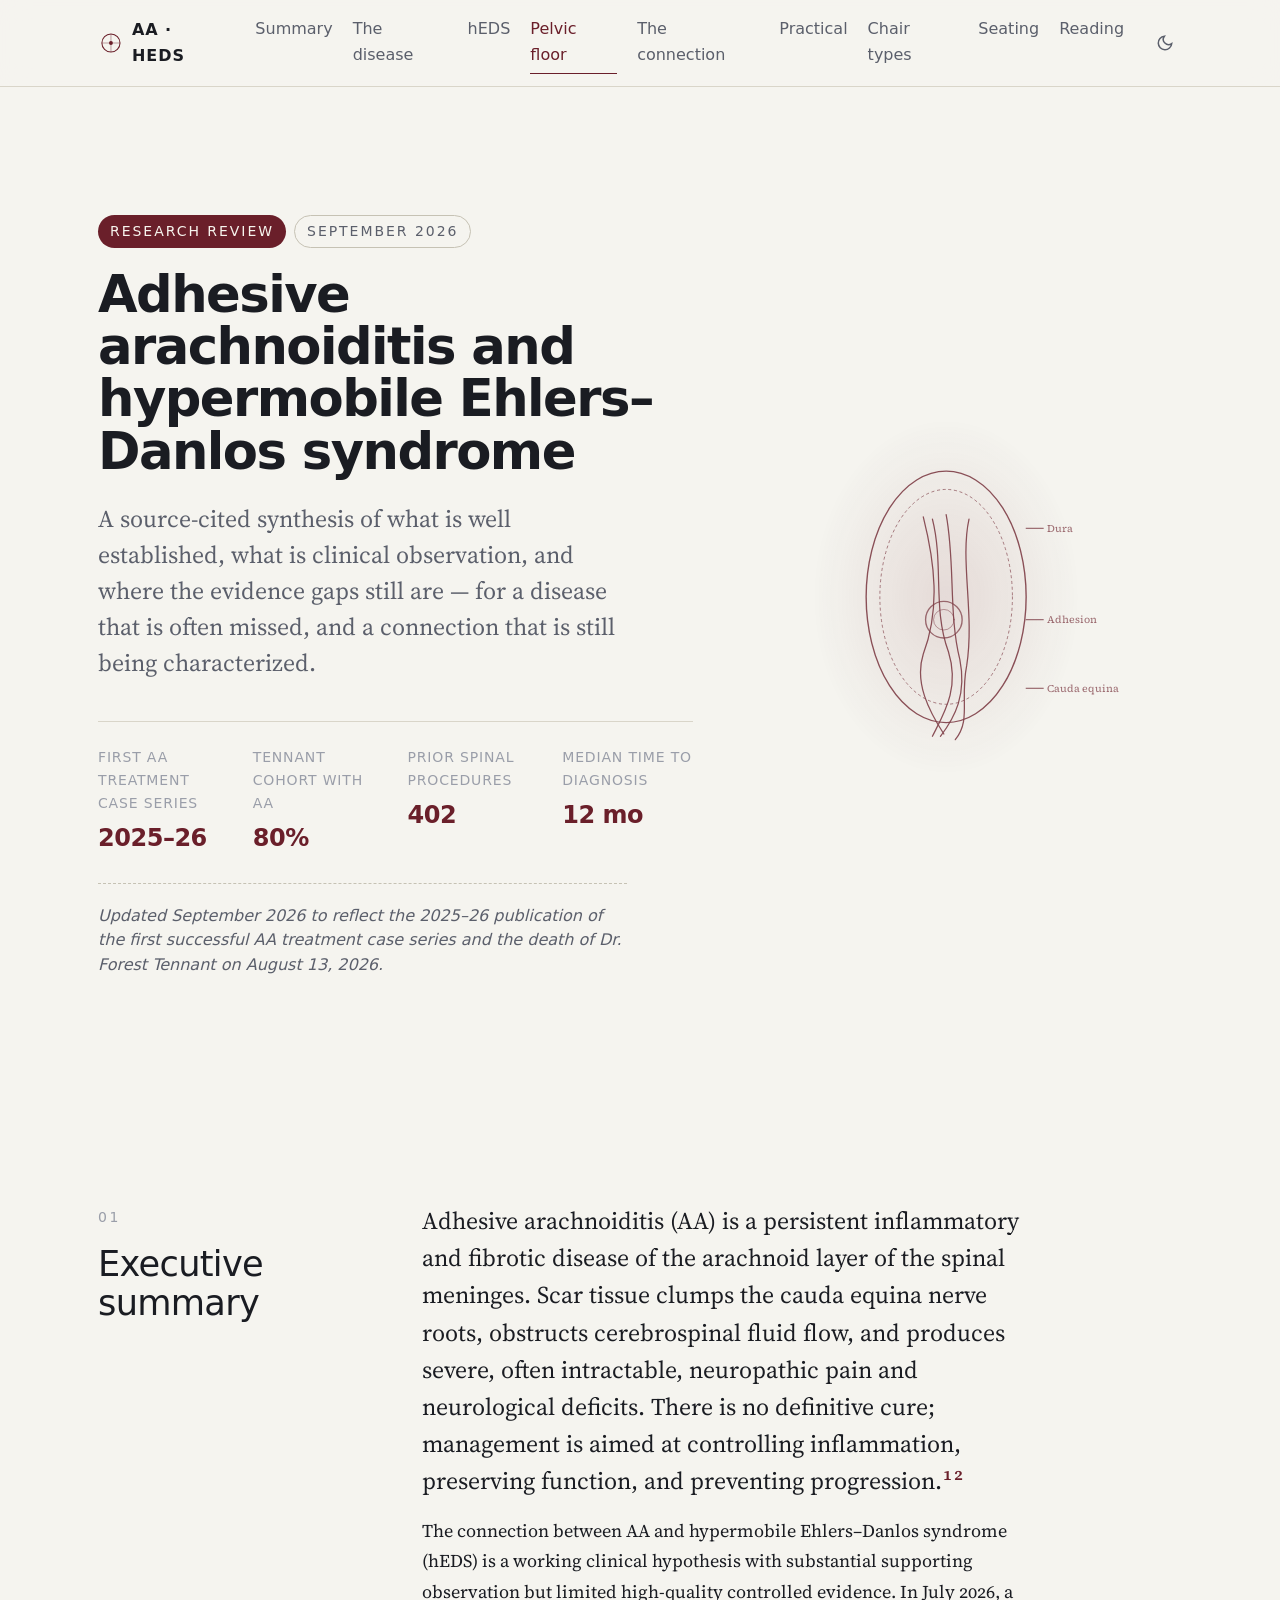
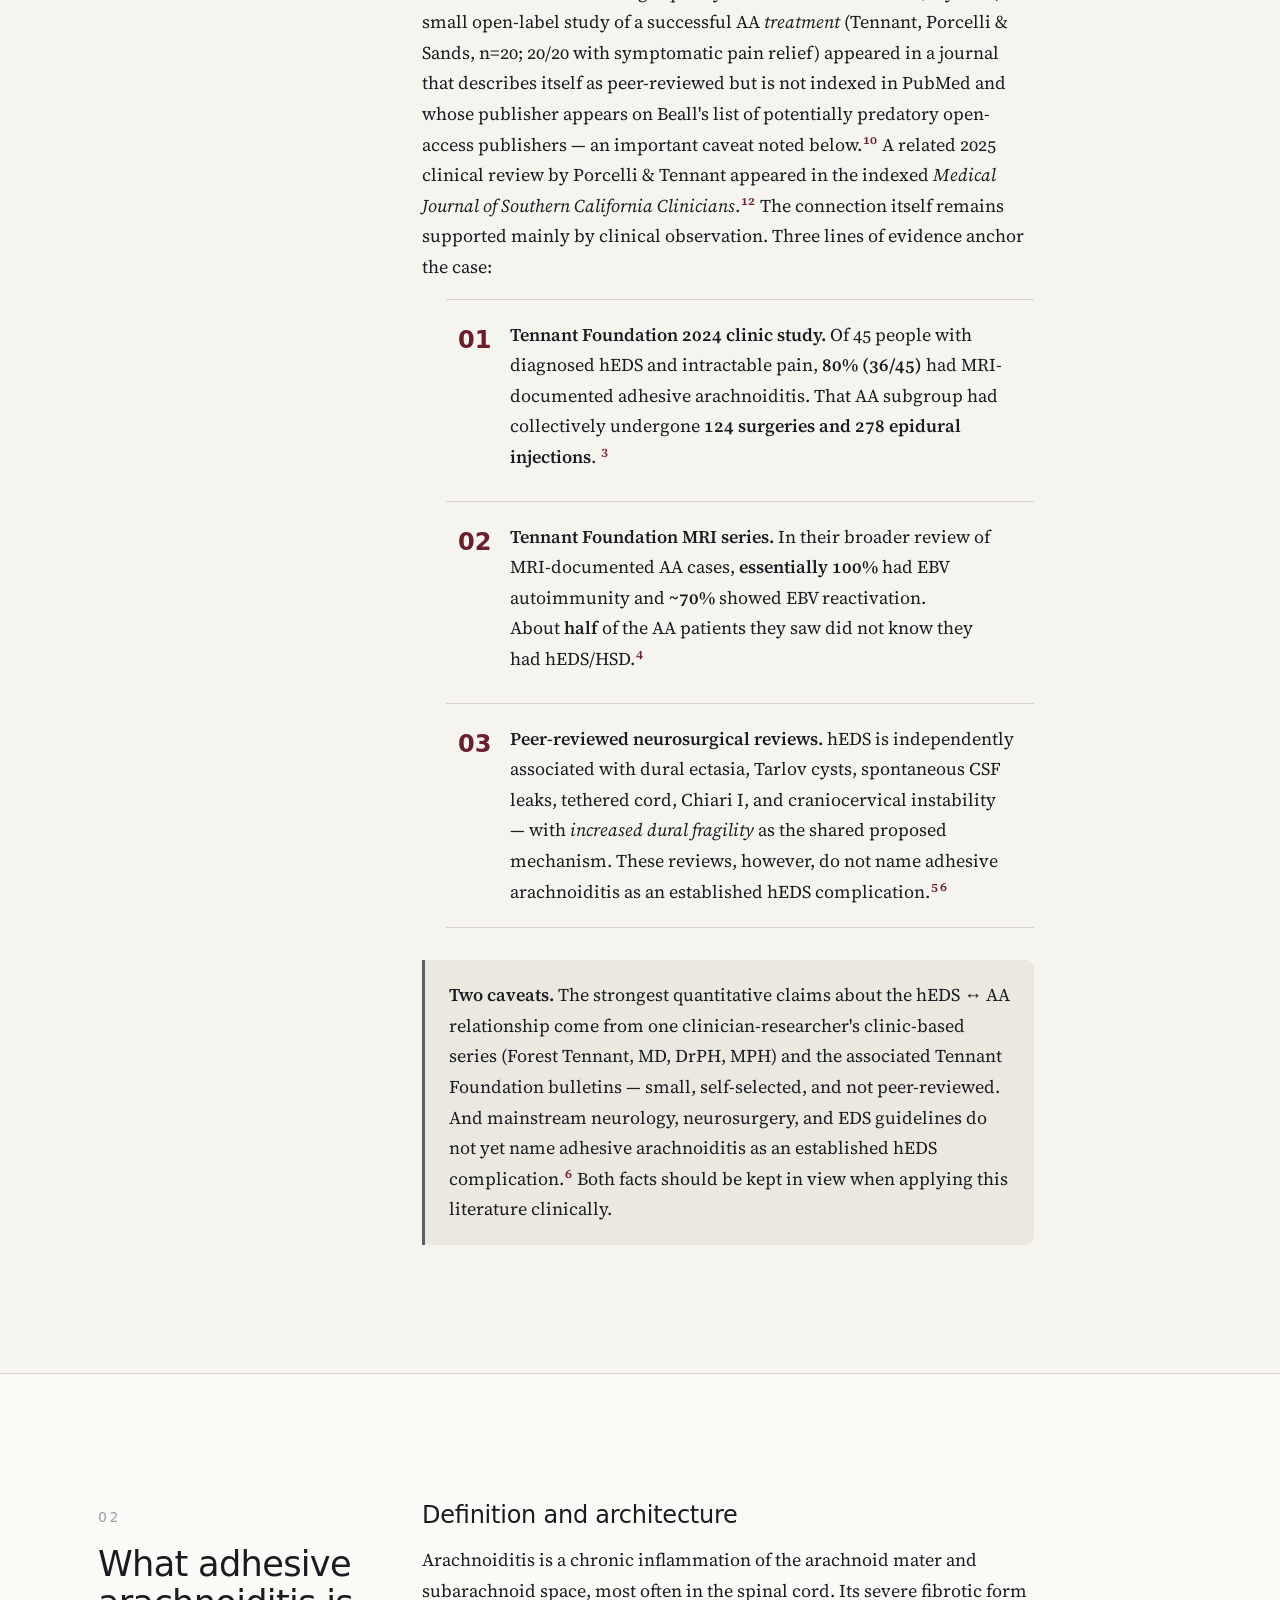
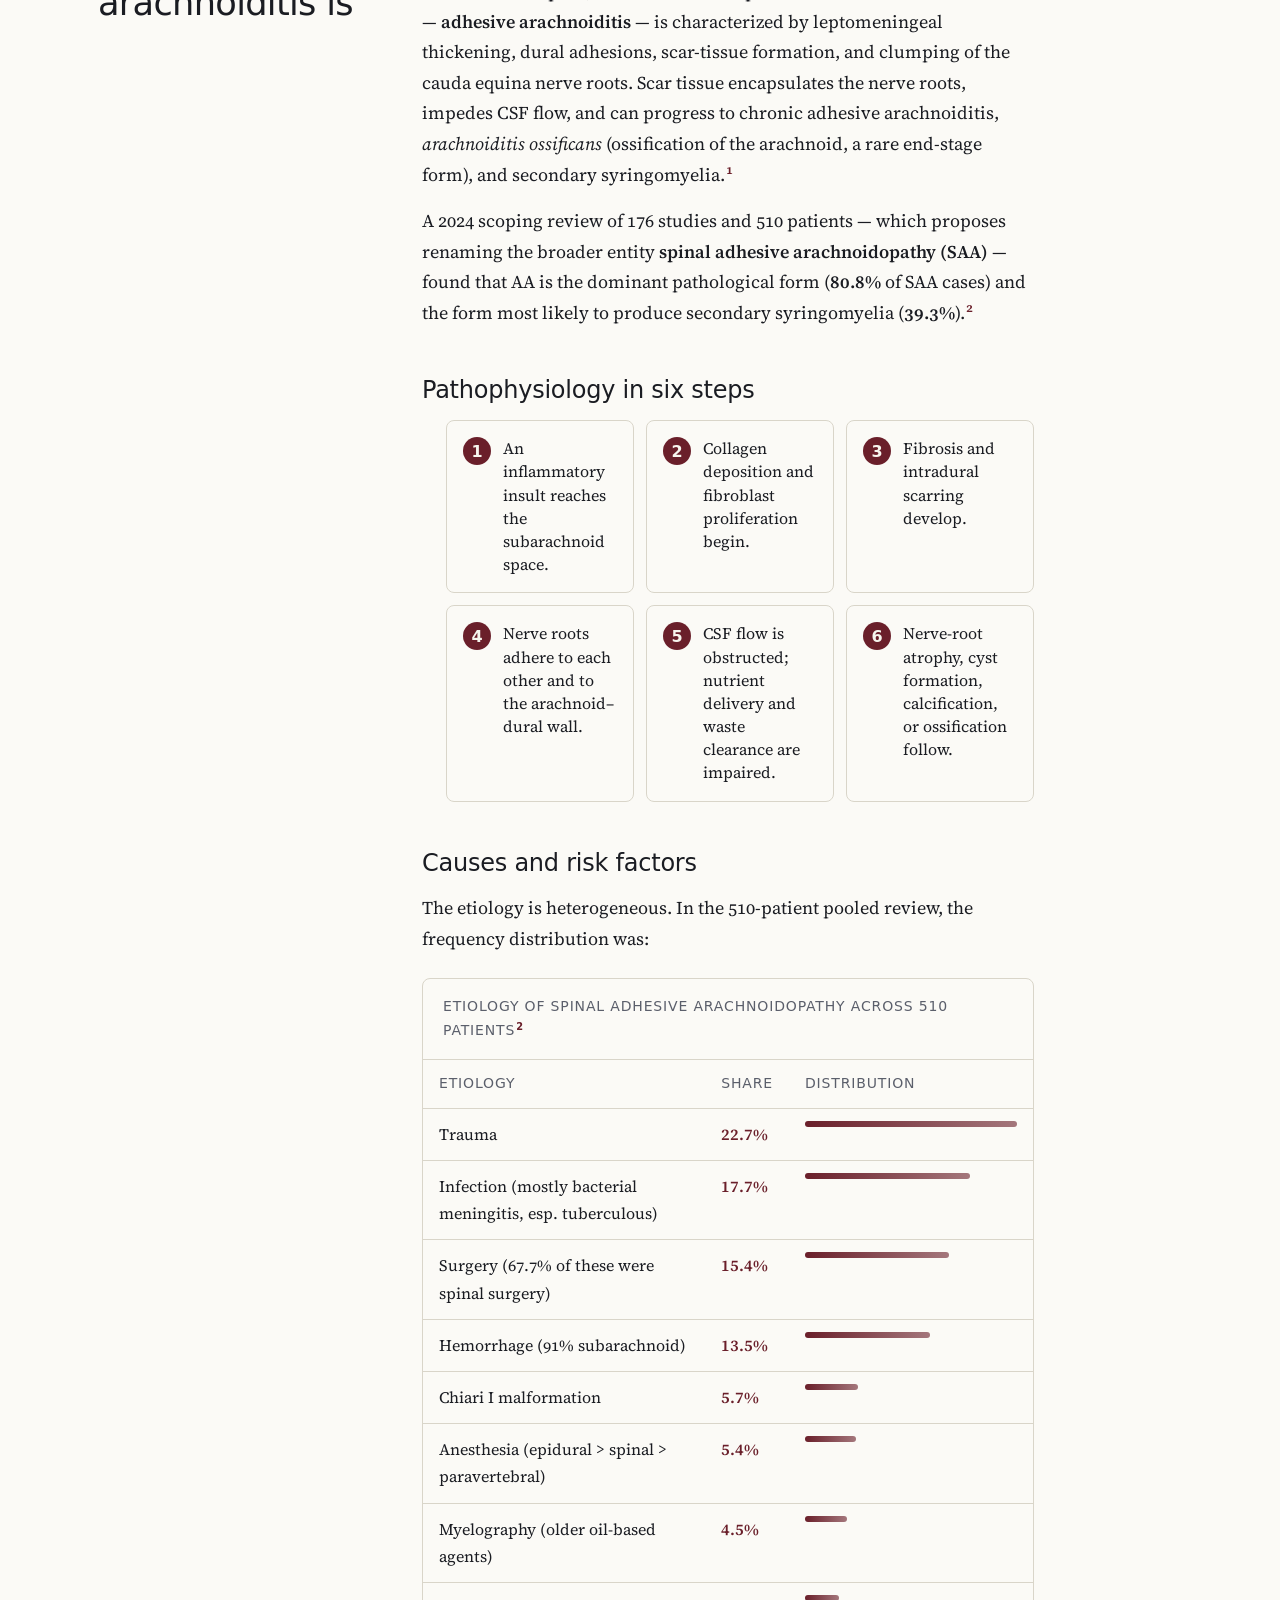
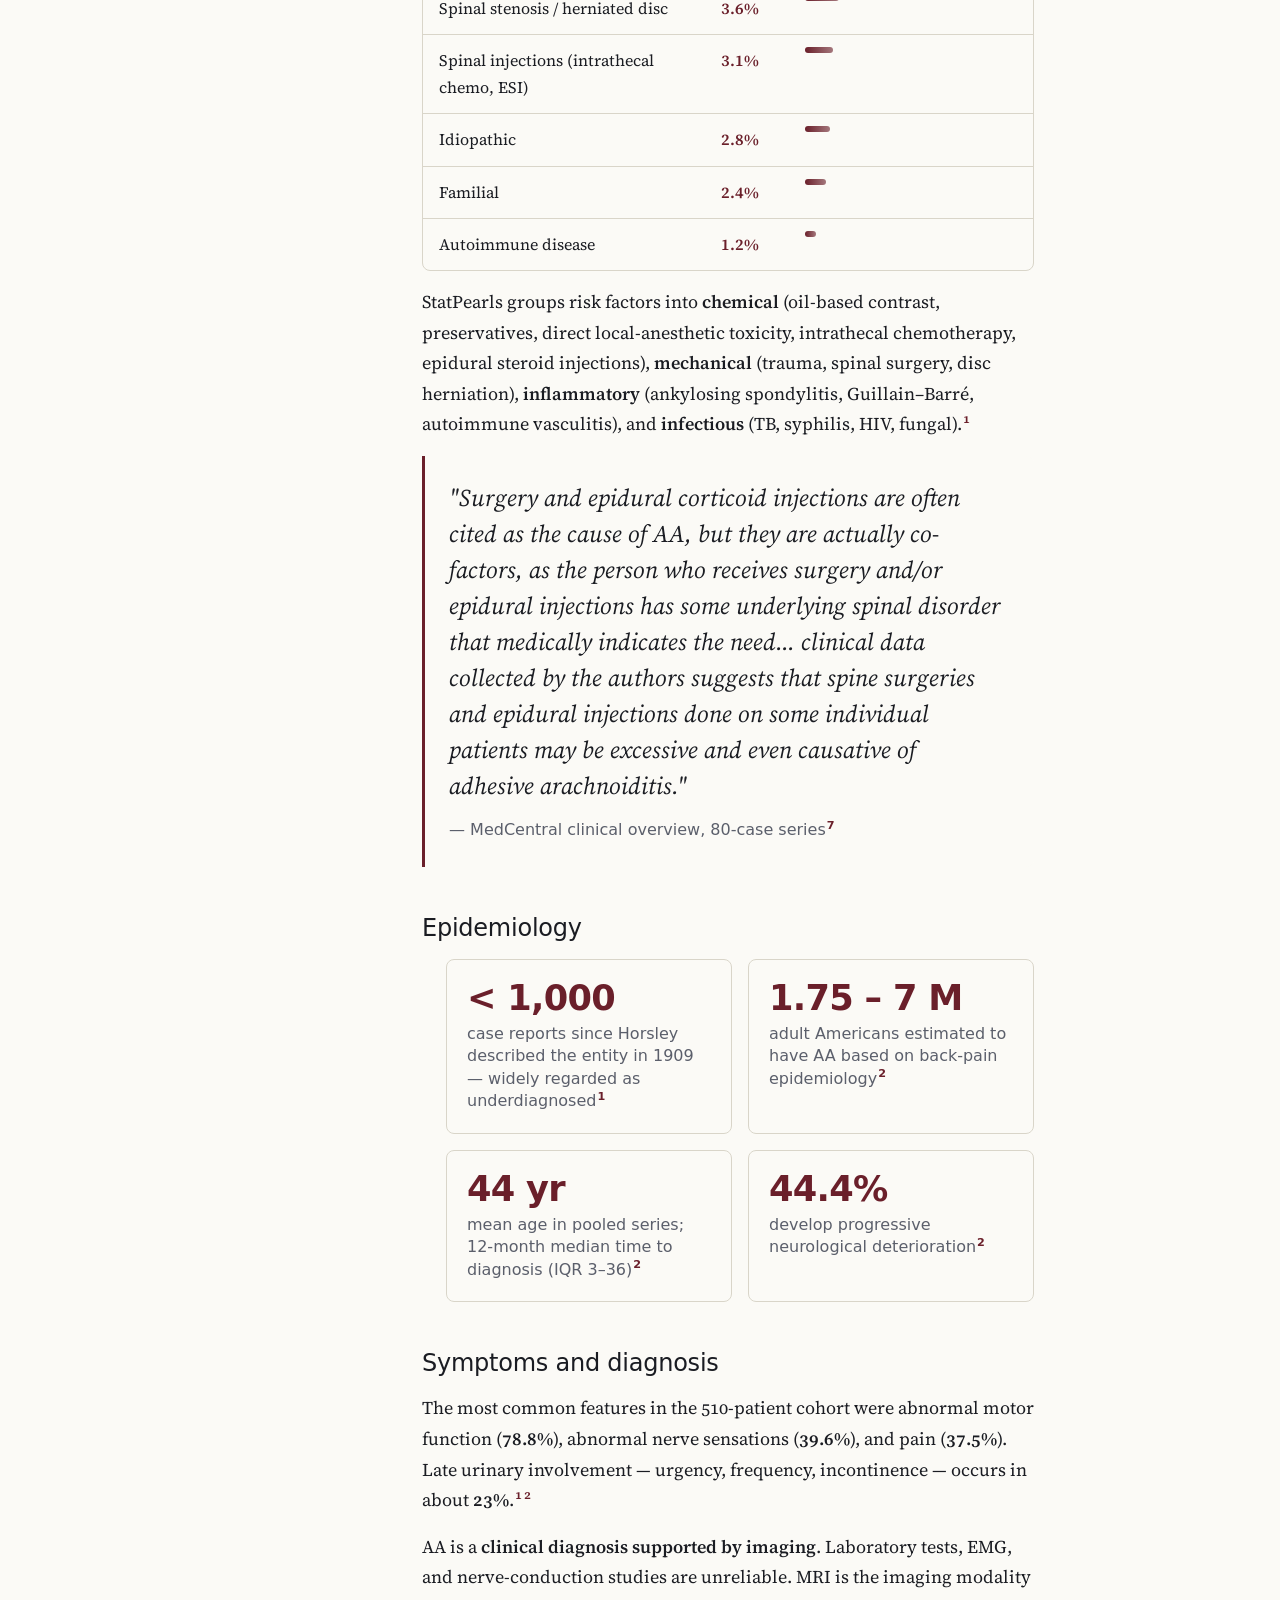
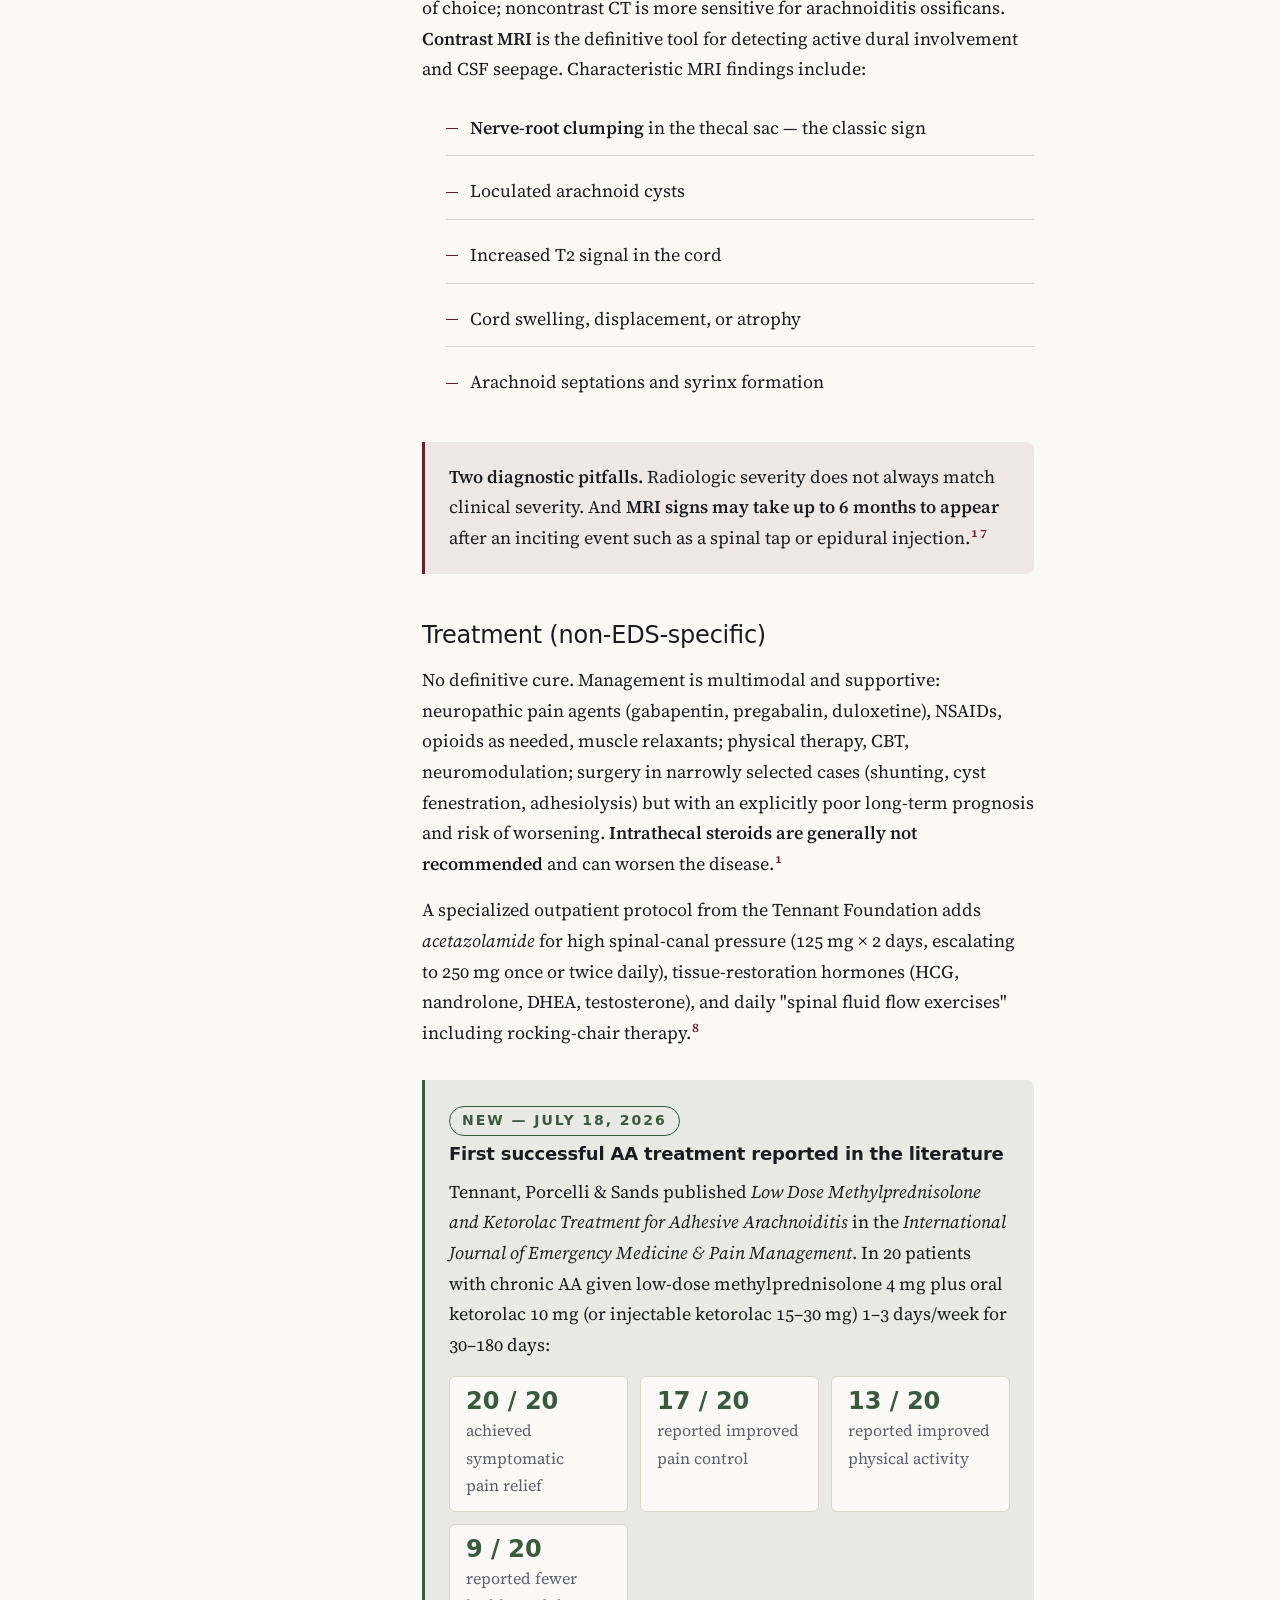
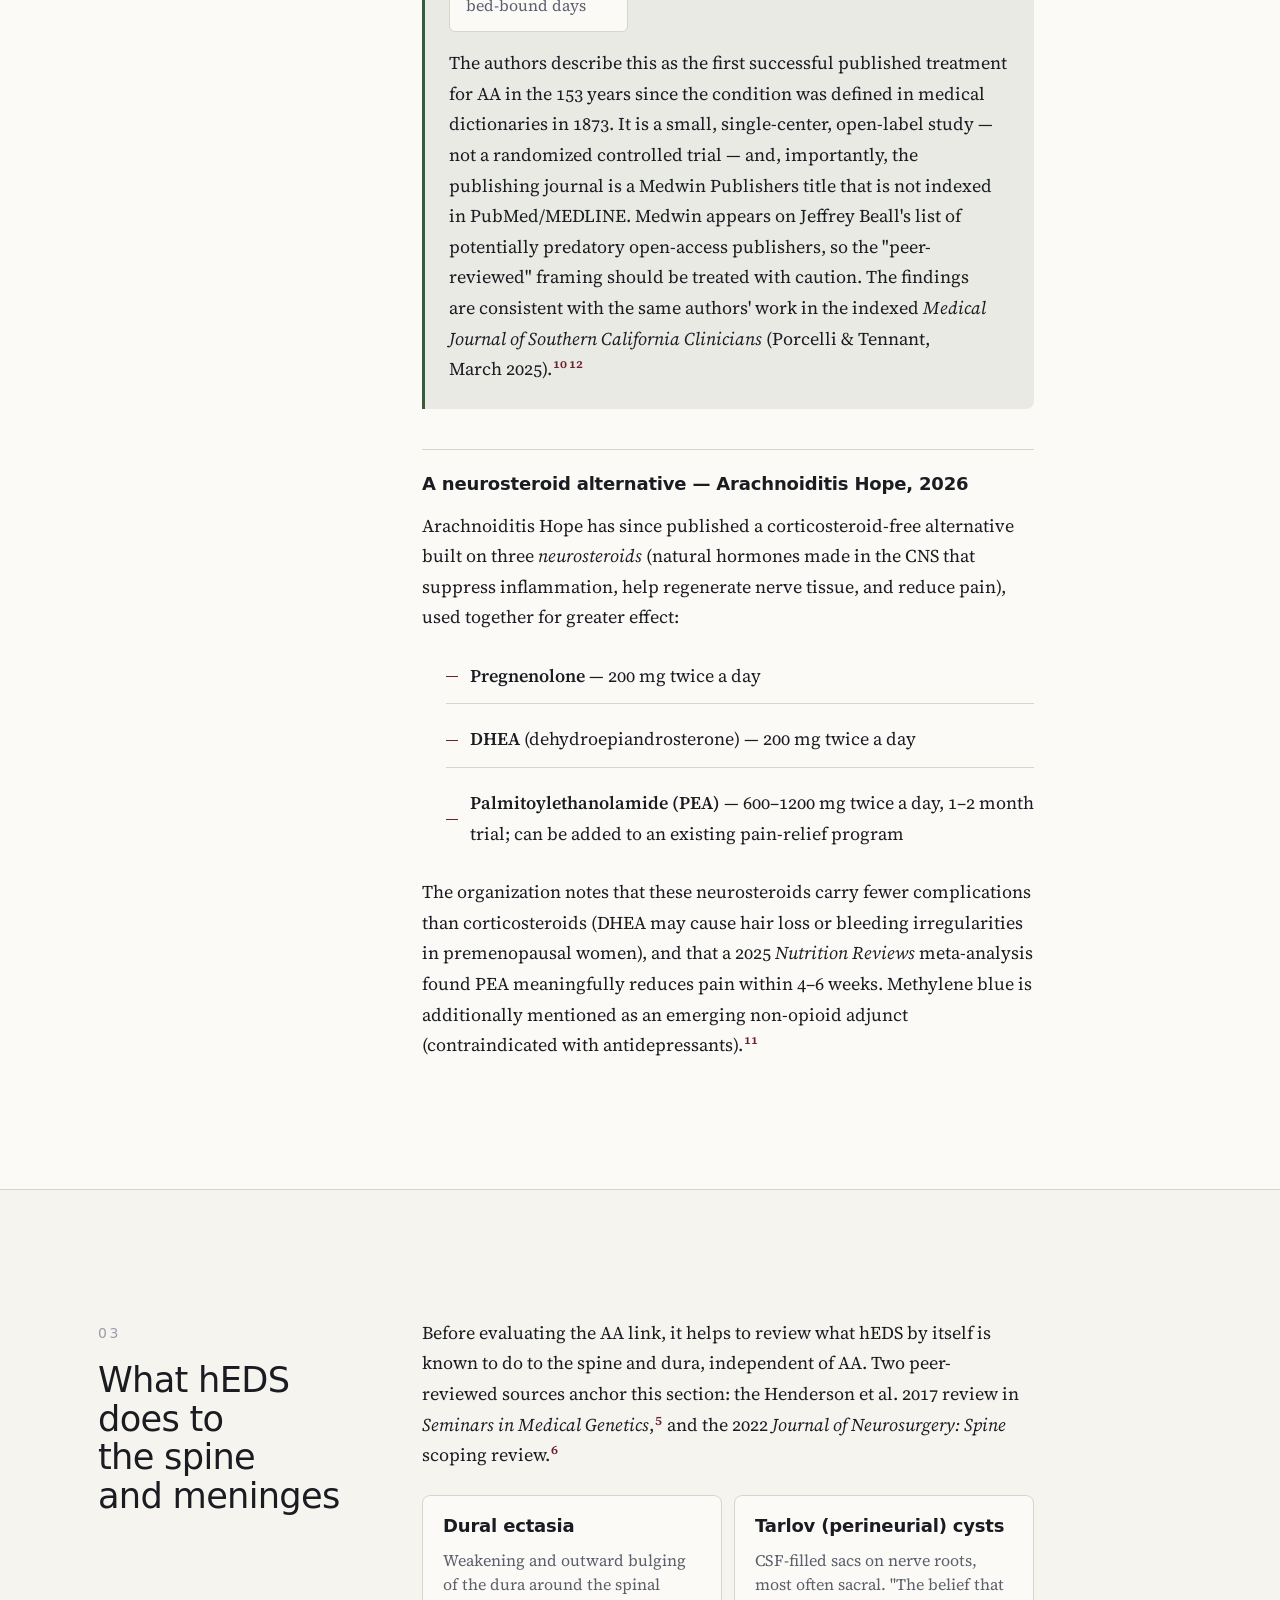
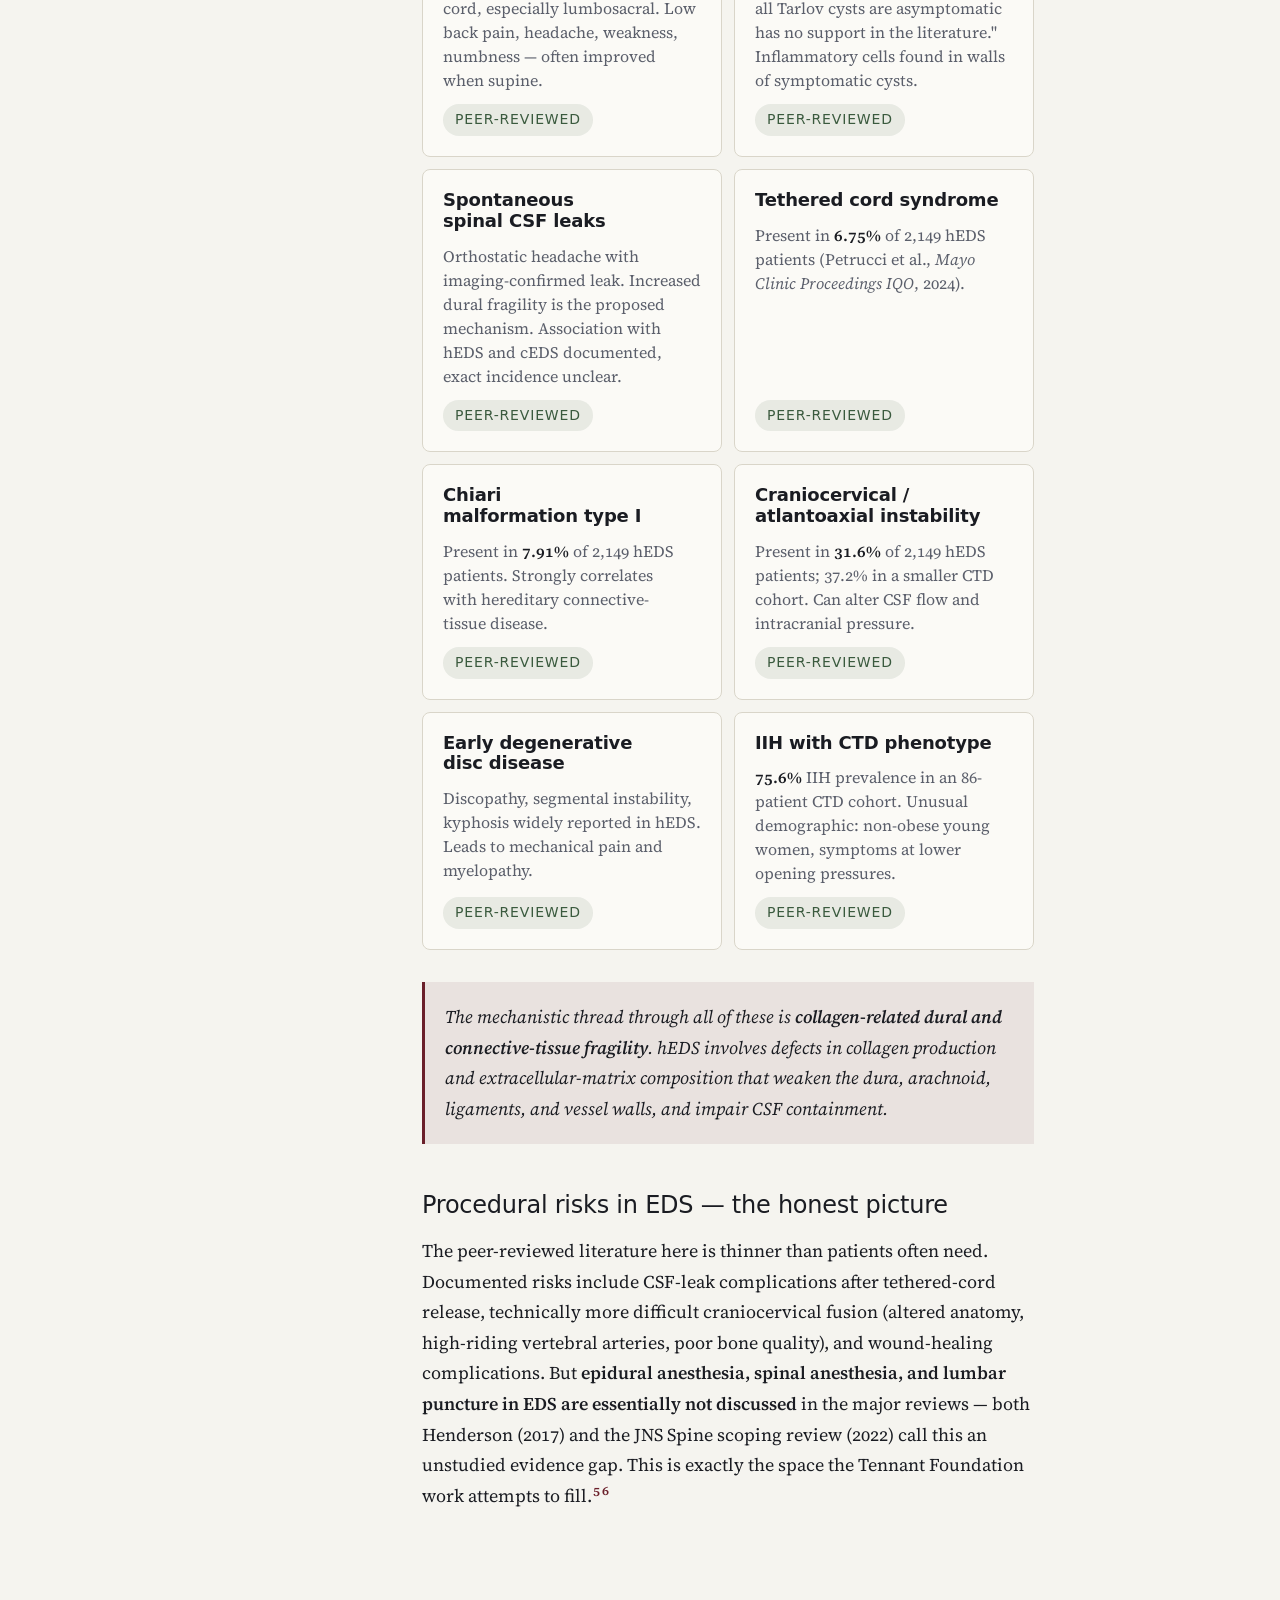
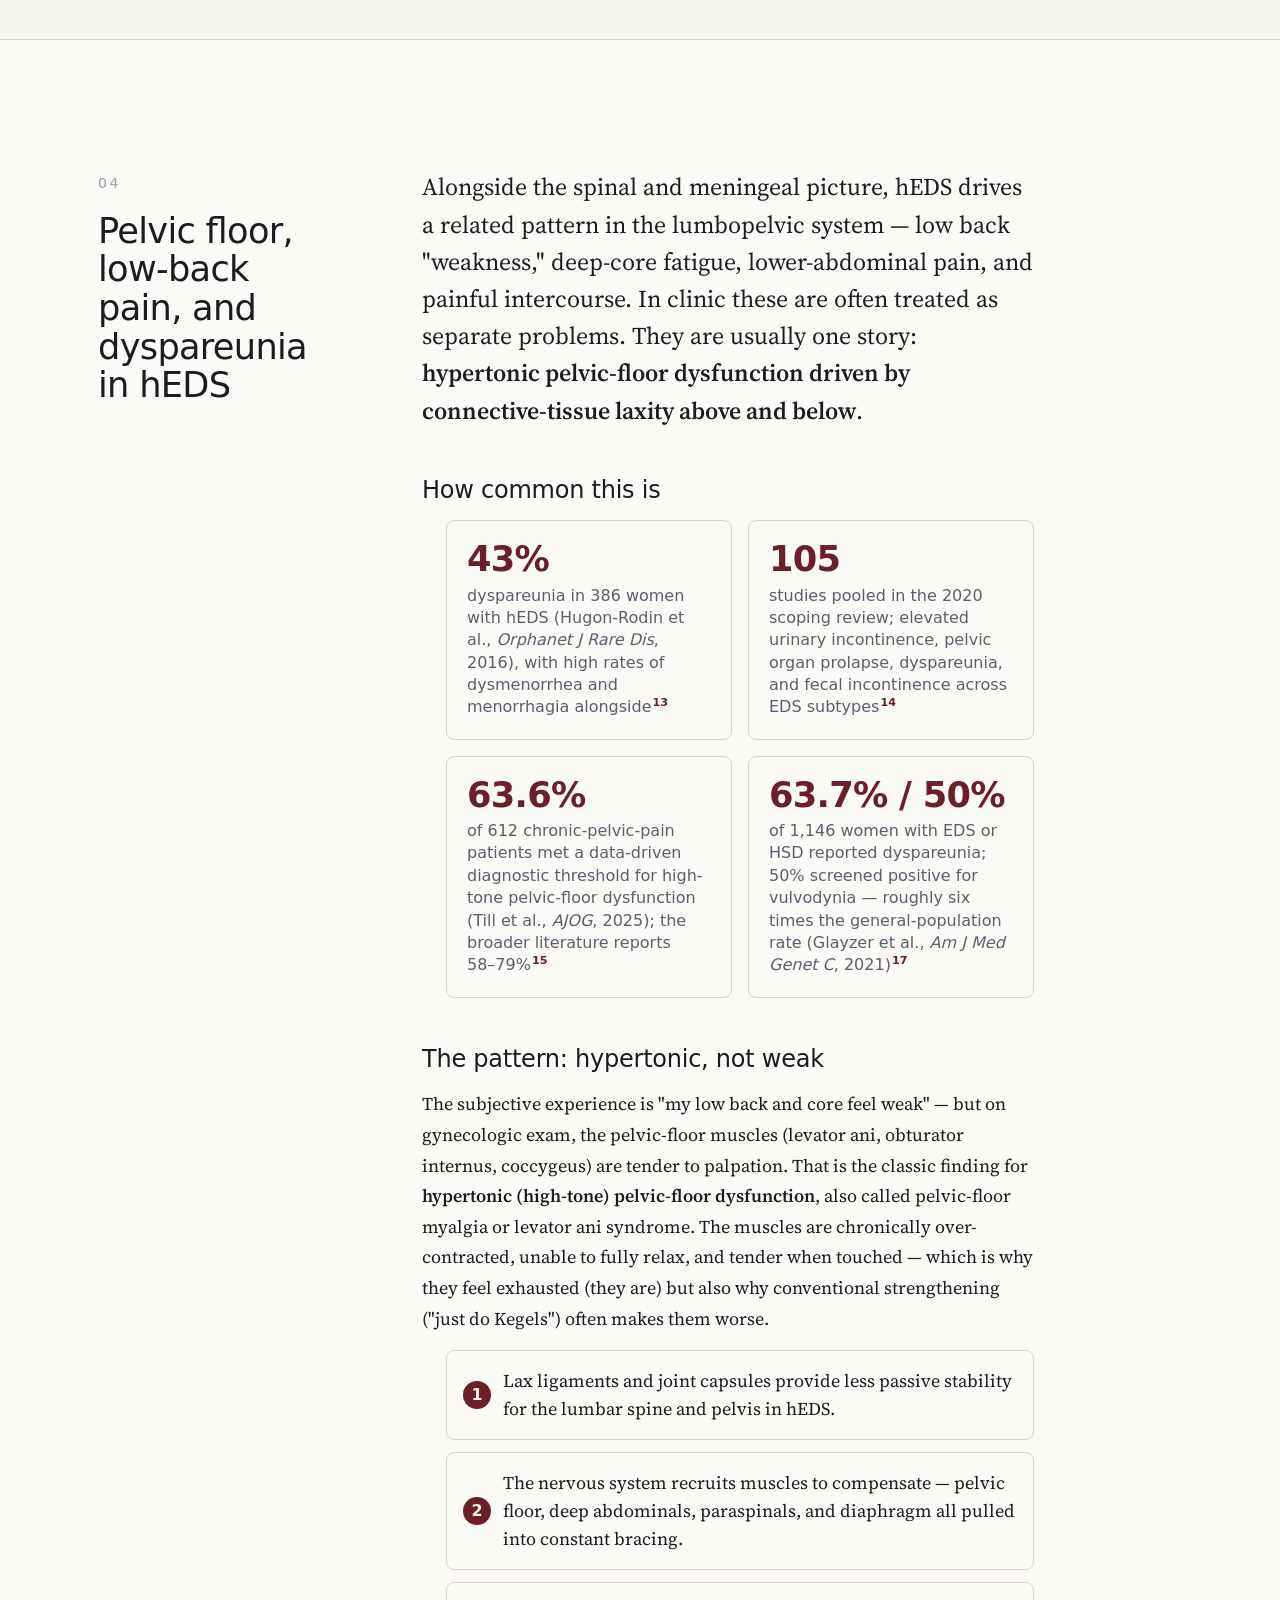
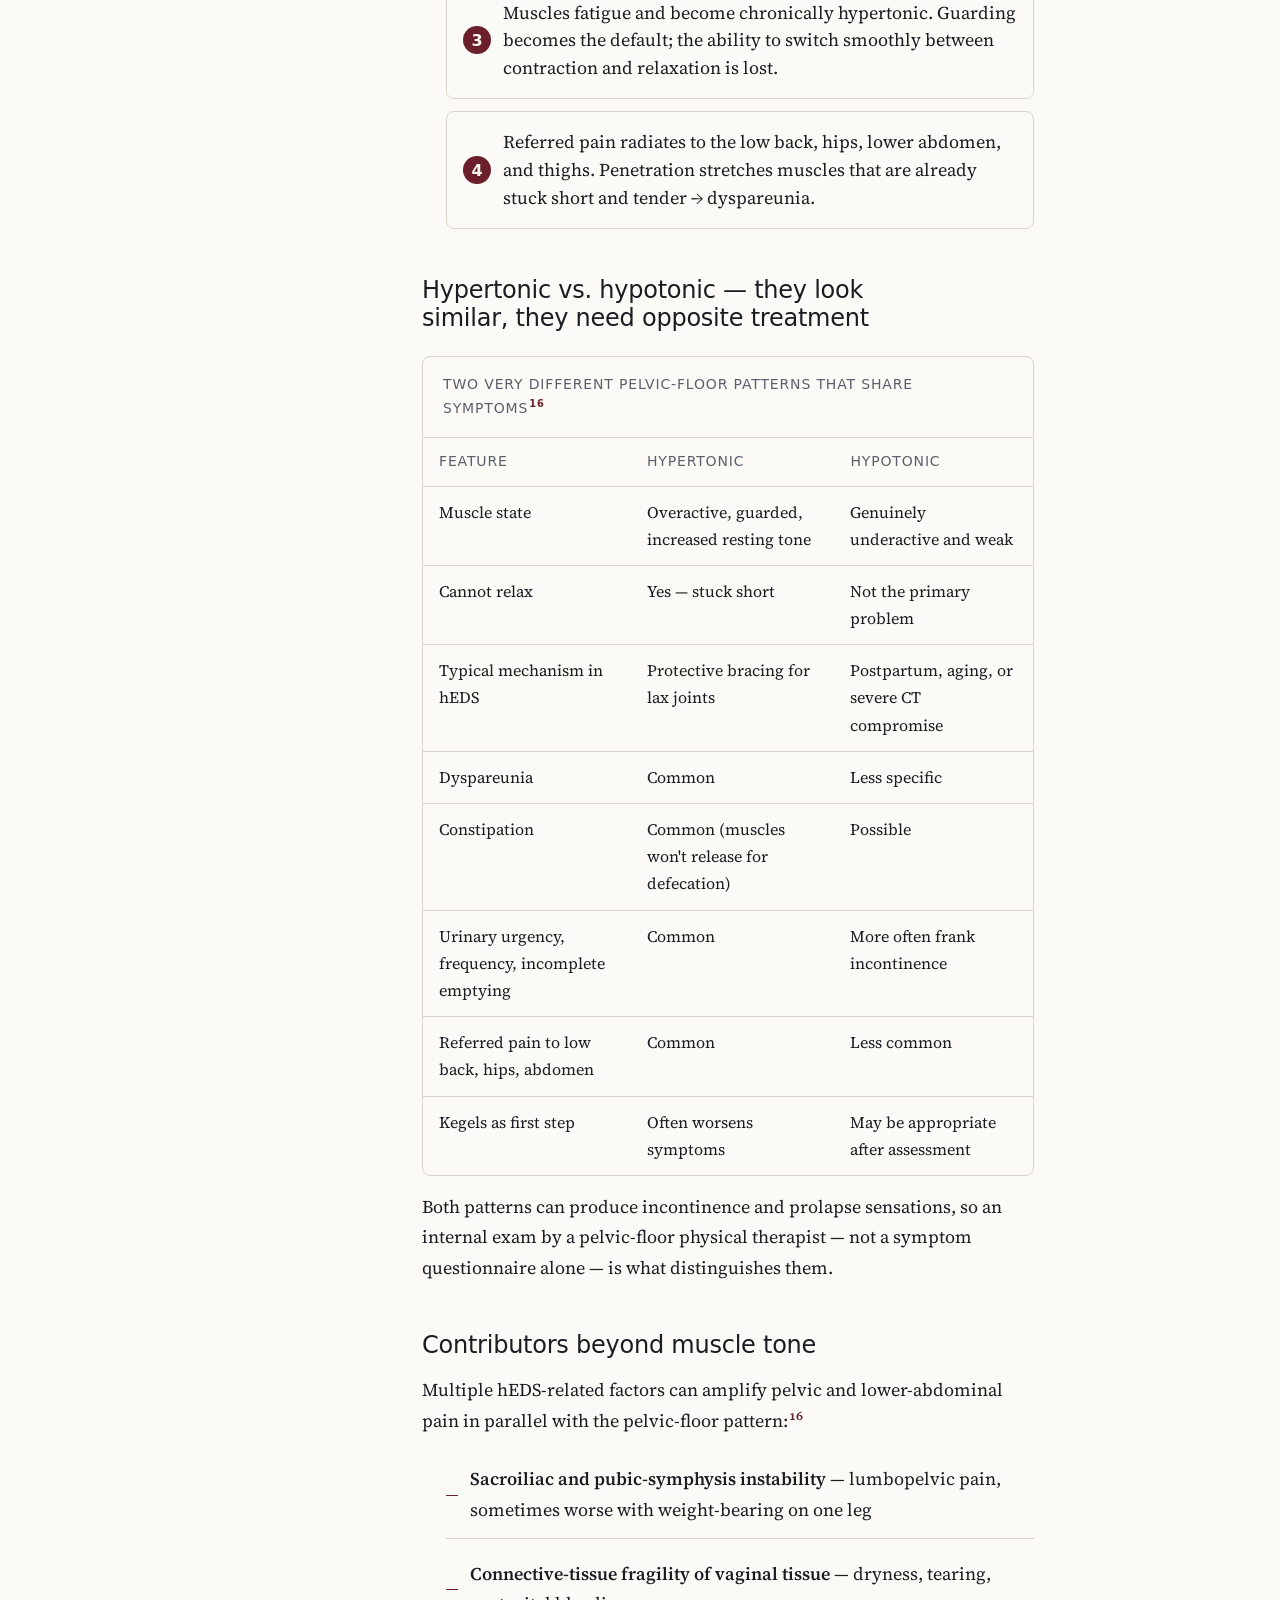
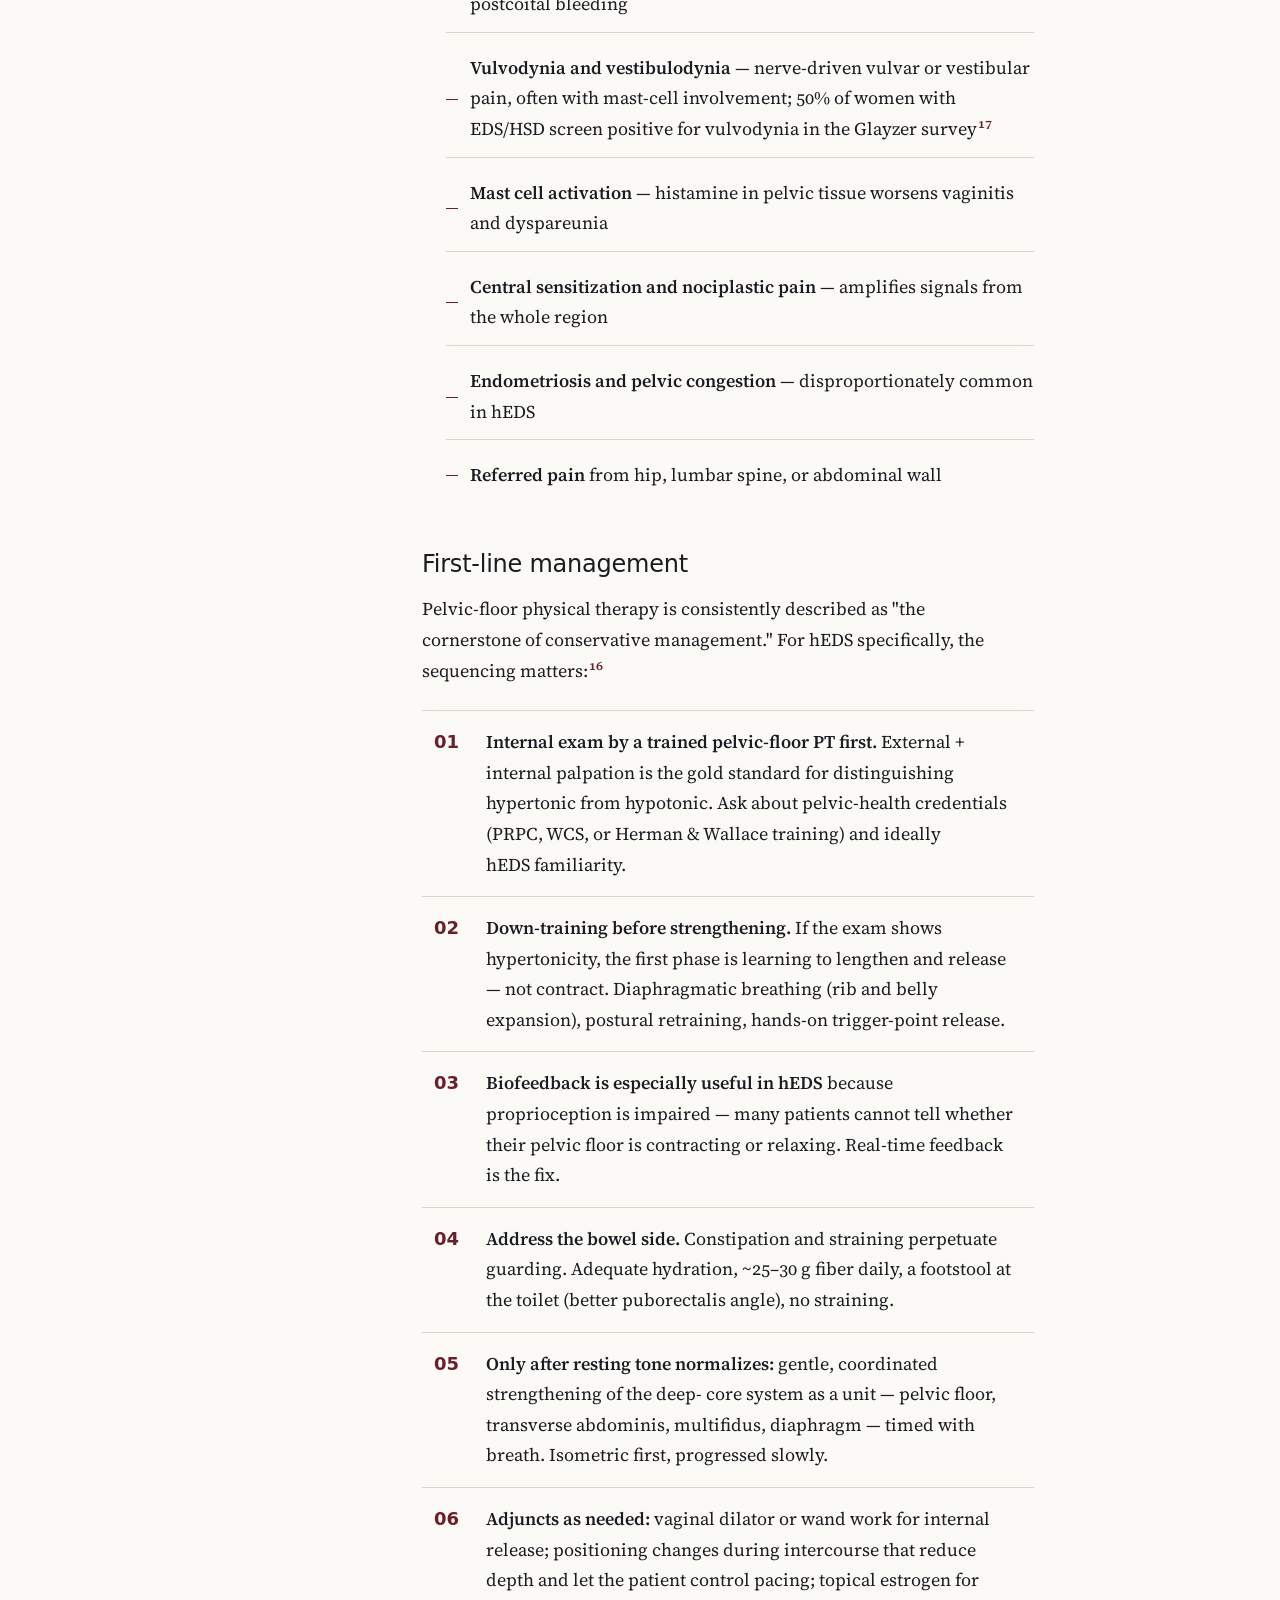
<file: index.html>
<!doctype html>
<html lang="en">
  <head>
    <meta charset="utf-8" />
    <meta name="viewport" content="width=device-width, initial-scale=1" />
    <title>Adhesive Arachnoiditis and Hypermobile EDS — A Research Review</title>
    <meta
      name="description"
      content="A comprehensive, source-cited review of adhesive arachnoiditis, its pathophysiology, and its proposed connection with hypermobile Ehlers–Danlos syndrome."
    />
    <meta property="og:title" content="Adhesive Arachnoiditis and hEDS: A Research Review" />
    <meta
      property="og:description"
      content="Where the evidence is strong, where it's clinical observation, and where the gaps still are."
    />
    <link rel="preconnect" href="https://api.fontshare.com" crossorigin />
    <link rel="preconnect" href="https://fonts.gstatic.com" crossorigin />
    <link
      rel="stylesheet"
      href="https://api.fontshare.com/v2/css?f[]=general-sans@400,500,600&f[]=cabinet-grotesk@500,700&display=swap"
    />
    <link
      rel="stylesheet"
      href="https://fonts.googleapis.com/css2?family=Source+Serif+4:opsz,wght@8..60,300;8..60,400;8..60,500;8..60,600&display=swap"
    />
    <link rel="stylesheet" href="./base.css" />
    <link rel="stylesheet" href="./style.css" />
    <link rel="icon" type="image/svg+xml" href="./favicon.svg" />
  <link rel="manifest" href="manifest.webmanifest" />
<link rel="apple-touch-icon" href="apple-touch-icon.png" />
<meta name="theme-color" content="#6a1f2a" />
<meta name="apple-mobile-web-app-capable" content="yes" />
<meta name="apple-mobile-web-app-status-bar-style" content="black-translucent" />
<meta name="apple-mobile-web-app-title" content="AA + hEDS" />
<script>if("serviceWorker" in navigator){addEventListener("load",()=>{navigator.serviceWorker.register("sw.js").catch(()=>{})})}</script>
</head>
  <body>
    <a href="#main" class="skip-link">Skip to content</a>

    <header class="site-header">
      <div class="site-header__inner">
        <a href="#top" class="logo" aria-label="Home">
          <svg viewBox="0 0 40 40" fill="none" stroke="currentColor" stroke-width="1.6" aria-hidden="true">
            <circle cx="20" cy="20" r="14" />
            <path d="M20 6 L20 34 M6 20 L34 20" opacity="0.4" />
            <circle cx="20" cy="20" r="3" fill="currentColor" stroke="none" />
          </svg>
          <span>AA · hEDS</span>
        </a>
        <nav aria-label="Section">
          <a href="#summary">Summary</a>
          <a href="#disease">The disease</a>
          <a href="#heds">hEDS</a>
          <a href="#pelvic">Pelvic floor</a>
          <a href="#connection">The connection</a>
          <a href="#practical">Practical</a>
          <a href="#chairs">Chair types</a>
          <a href="#seating">Seating</a>
          <a href="#reading">Reading</a>
        </nav>
        <button data-theme-toggle aria-label="Switch to dark mode" class="theme-toggle" type="button">
          <svg width="18" height="18" viewBox="0 0 24 24" fill="none" stroke="currentColor" stroke-width="2" aria-hidden="true">
            <path d="M21 12.79A9 9 0 1 1 11.21 3 7 7 0 0 0 21 12.79z" />
          </svg>
        </button>
      </div>
    </header>

    <main id="main">
      <!-- HERO -->
      <section id="top" class="hero">
        <div class="hero__inner">
          <div class="hero__meta">
            <span class="tag">Research review</span>
            <span class="tag tag--muted">September 2026</span>
          </div>
          <h1 class="hero__title">
            Adhesive arachnoiditis and hypermobile Ehlers–Danlos syndrome
          </h1>
          <p class="hero__lede">
            A source-cited synthesis of what is well established, what is clinical observation, and where the
            evidence gaps still are — for a disease that is often missed, and a connection that is still being
            characterized.
          </p>
          <dl class="hero__stats">
            <div>
              <dt>First AA treatment case series</dt>
              <dd>2025–26</dd>
            </div>
            <div>
              <dt>Tennant cohort with AA</dt>
              <dd>80%</dd>
            </div>
            <div>
              <dt>Prior spinal procedures</dt>
              <dd>402</dd>
            </div>
            <div>
              <dt>Median time to diagnosis</dt>
              <dd>12 mo</dd>
            </div>
          </dl>
          <p class="hero__note">
            Updated September 2026 to reflect the 2025–26 publication of the first successful AA treatment case
            series and the death of Dr. Forest Tennant on August 13, 2026.
          </p>
        </div>
        <div class="hero__aside" aria-hidden="true">
          <svg viewBox="0 0 280 320" class="hero__diagram">
            <!-- schematic spinal cord cross-section -->
            <defs>
              <radialGradient id="glow" cx="50%" cy="50%" r="50%">
                <stop offset="0%" stop-color="currentColor" stop-opacity="0.14" />
                <stop offset="100%" stop-color="currentColor" stop-opacity="0" />
              </radialGradient>
            </defs>
            <rect x="0" y="0" width="240" height="320" fill="url(#glow)" />
            <g stroke="currentColor" fill="none" stroke-linecap="round">
              <!-- dural sac -->
              <ellipse cx="120" cy="160" rx="70" ry="110" stroke-width="1.2" opacity="0.9" />
              <!-- arachnoid -->
              <ellipse cx="120" cy="160" rx="58" ry="94" stroke-width="0.8" stroke-dasharray="2 3" opacity="0.7" />
              <!-- clumped nerve roots -->
              <g stroke-width="1.1" opacity="0.9">
                <path d="M100 90 C 110 130 115 170 100 210 C 92 235 105 260 118 280" />
                <path d="M120 88 C 128 130 122 175 132 215 C 138 245 128 265 115 282" />
                <path d="M140 92 C 132 128 145 175 138 220 C 132 250 142 268 128 285" />
                <path d="M108 92 C 118 132 108 170 122 208 C 132 240 118 262 108 282" />
              </g>
              <!-- adhesion -->
              <circle cx="118" cy="180" r="16" stroke-width="1.2" opacity="0.75" />
              <circle cx="118" cy="180" r="9" stroke-width="0.8" opacity="0.55" />
              <!-- label lines -->
              <path d="M190 100 L 205 100" stroke-width="0.8" />
              <path d="M190 180 L 205 180" stroke-width="0.8" />
              <path d="M190 240 L 205 240" stroke-width="0.8" />
            </g>
            <g font-family="var(--font-body)" font-size="9" fill="currentColor" opacity="0.75">
              <text x="208" y="103">Dura</text>
              <text x="208" y="183">Adhesion</text>
              <text x="208" y="243">Cauda equina</text>
            </g>
          </svg>
        </div>
      </section>

      <!-- SECTION 1: SUMMARY -->
      <section id="summary" class="section">
        <div class="section__inner">
          <div class="section__lead">
            <span class="section__number">01</span>
            <h2 class="section__title">Executive summary</h2>
          </div>
          <div class="section__body prose">
            <p class="lede">
              Adhesive arachnoiditis (AA) is a persistent inflammatory and fibrotic disease of the arachnoid layer of
              the spinal meninges. Scar tissue clumps the cauda equina nerve roots, obstructs cerebrospinal fluid
              flow, and produces severe, often intractable, neuropathic pain and neurological deficits. There is no
              definitive cure; management is aimed at controlling inflammation, preserving function, and preventing
              progression.<sup><a href="#ref-1">1</a></sup><sup><a href="#ref-2">2</a></sup>
            </p>

            <p>
              The connection between AA and hypermobile Ehlers–Danlos syndrome (hEDS) is a working clinical
              hypothesis with substantial supporting observation but limited high-quality controlled evidence. In
              July 2026, a small open-label study of a successful AA <em>treatment</em> (Tennant, Porcelli &amp;
              Sands, n=20; 20/20 with symptomatic pain relief) appeared in a journal that describes itself as
              peer-reviewed but is not indexed in PubMed and whose publisher appears on Beall's list of potentially
              predatory open-access publishers — an important caveat noted
              below.<sup><a href="#ref-10">10</a></sup> A related 2025 clinical review by Porcelli &amp; Tennant
              appeared in the indexed <em>Medical Journal of Southern California Clinicians</em>.<sup><a href="#ref-12">12</a></sup>
              The connection itself remains supported mainly by clinical observation. Three lines of evidence anchor
              the case:
            </p>

            <ol class="key-findings">
              <li>
                <strong>Tennant Foundation 2024 clinic study.</strong> Of 45 people with diagnosed hEDS and
                intractable pain, <strong>80% (36/45)</strong> had MRI-documented adhesive arachnoiditis. That AA
                subgroup had collectively undergone <strong>124 surgeries and 278 epidural injections</strong>.
                <sup><a href="#ref-3">3</a></sup>
              </li>
              <li>
                <strong>Tennant Foundation MRI series.</strong> In their broader review of MRI-documented AA cases,
                <strong>essentially 100%</strong> had EBV autoimmunity and <strong>~70%</strong> showed EBV
                reactivation. About <strong>half</strong> of the AA patients they saw did not know they had
                hEDS/HSD.<sup><a href="#ref-4">4</a></sup>
              </li>
              <li>
                <strong>Peer-reviewed neurosurgical reviews.</strong> hEDS is independently associated with dural
                ectasia, Tarlov cysts, spontaneous CSF leaks, tethered cord, Chiari I, and craniocervical
                instability — with <em>increased dural fragility</em> as the shared proposed mechanism. These
                reviews, however, do not name adhesive arachnoiditis as an established hEDS
                complication.<sup><a href="#ref-5">5</a></sup><sup><a href="#ref-6">6</a></sup>
              </li>
            </ol>

            <div class="callout">
              <p>
                <strong>Two caveats.</strong> The strongest quantitative claims about the hEDS ↔ AA relationship come
                from one clinician-researcher's clinic-based series (Forest Tennant, MD, DrPH, MPH) and the associated
                Tennant Foundation bulletins — small, self-selected, and not peer-reviewed. And mainstream neurology,
                neurosurgery, and EDS guidelines do not yet name adhesive arachnoiditis as an established hEDS
                complication.<sup><a href="#ref-6">6</a></sup> Both facts should be kept in view when applying this
                literature clinically.
              </p>
            </div>
          </div>
        </div>
      </section>

      <!-- SECTION 2: THE DISEASE -->
      <section id="disease" class="section section--tinted">
        <div class="section__inner">
          <div class="section__lead">
            <span class="section__number">02</span>
            <h2 class="section__title">What adhesive arachnoiditis is</h2>
          </div>
          <div class="section__body prose">
            <h3>Definition and architecture</h3>
            <p>
              Arachnoiditis is a chronic inflammation of the arachnoid mater and subarachnoid space, most often in the
              spinal cord. Its severe fibrotic form — <strong>adhesive arachnoiditis</strong> — is characterized by
              leptomeningeal thickening, dural adhesions, scar-tissue formation, and clumping of the cauda equina nerve
              roots. Scar tissue encapsulates the nerve roots, impedes CSF flow, and can progress to chronic adhesive
              arachnoiditis, <em>arachnoiditis ossificans</em> (ossification of the arachnoid, a rare end-stage form),
              and secondary syringomyelia.<sup><a href="#ref-1">1</a></sup>
            </p>
            <p>
              A 2024 scoping review of 176 studies and 510 patients — which proposes renaming the broader entity
              <strong>spinal adhesive arachnoidopathy (SAA)</strong> — found that AA is the dominant pathological form
              (<strong>80.8%</strong> of SAA cases) and the form most likely to produce secondary syringomyelia
              (<strong>39.3%</strong>).<sup><a href="#ref-2">2</a></sup>
            </p>

            <h3>Pathophysiology in six steps</h3>
            <ol class="pathway">
              <li>
                <span class="pathway__num">1</span>
                <span class="pathway__text">An inflammatory insult reaches the subarachnoid space.</span>
              </li>
              <li>
                <span class="pathway__num">2</span>
                <span class="pathway__text">Collagen deposition and fibroblast proliferation begin.</span>
              </li>
              <li>
                <span class="pathway__num">3</span>
                <span class="pathway__text">Fibrosis and intradural scarring develop.</span>
              </li>
              <li>
                <span class="pathway__num">4</span>
                <span class="pathway__text">Nerve roots adhere to each other and to the arachnoid–dural wall.</span>
              </li>
              <li>
                <span class="pathway__num">5</span>
                <span class="pathway__text">CSF flow is obstructed; nutrient delivery and waste clearance are impaired.</span>
              </li>
              <li>
                <span class="pathway__num">6</span>
                <span class="pathway__text">Nerve-root atrophy, cyst formation, calcification, or ossification follow.</span>
              </li>
            </ol>

            <h3>Causes and risk factors</h3>
            <p>
              The etiology is heterogeneous. In the 510-patient pooled review, the frequency distribution was:
            </p>
            <div class="table-wrap">
              <table class="data-table data-table--bars">
                <caption>Etiology of spinal adhesive arachnoidopathy across 510 patients<sup><a href="#ref-2">2</a></sup></caption>
                <thead>
                  <tr>
                    <th scope="col">Etiology</th>
                    <th scope="col">Share</th>
                    <th scope="col" class="bar-col">Distribution</th>
                  </tr>
                </thead>
                <tbody>
                  <tr><td>Trauma</td><td>22.7%</td><td class="bar-col"><span class="bar" style="--w:100%"></span></td></tr>
                  <tr><td>Infection (mostly bacterial meningitis, esp. tuberculous)</td><td>17.7%</td><td class="bar-col"><span class="bar" style="--w:78%"></span></td></tr>
                  <tr><td>Surgery (67.7% of these were spinal surgery)</td><td>15.4%</td><td class="bar-col"><span class="bar" style="--w:68%"></span></td></tr>
                  <tr><td>Hemorrhage (91% subarachnoid)</td><td>13.5%</td><td class="bar-col"><span class="bar" style="--w:59%"></span></td></tr>
                  <tr><td>Chiari I malformation</td><td>5.7%</td><td class="bar-col"><span class="bar" style="--w:25%"></span></td></tr>
                  <tr><td>Anesthesia (epidural &gt; spinal &gt; paravertebral)</td><td>5.4%</td><td class="bar-col"><span class="bar" style="--w:24%"></span></td></tr>
                  <tr><td>Myelography (older oil-based agents)</td><td>4.5%</td><td class="bar-col"><span class="bar" style="--w:20%"></span></td></tr>
                  <tr><td>Spinal stenosis / herniated disc</td><td>3.6%</td><td class="bar-col"><span class="bar" style="--w:16%"></span></td></tr>
                  <tr><td>Spinal injections (intrathecal chemo, ESI)</td><td>3.1%</td><td class="bar-col"><span class="bar" style="--w:13%"></span></td></tr>
                  <tr><td>Idiopathic</td><td>2.8%</td><td class="bar-col"><span class="bar" style="--w:12%"></span></td></tr>
                  <tr><td>Familial</td><td>2.4%</td><td class="bar-col"><span class="bar" style="--w:10%"></span></td></tr>
                  <tr><td>Autoimmune disease</td><td>1.2%</td><td class="bar-col"><span class="bar" style="--w:5%"></span></td></tr>
                </tbody>
              </table>
            </div>

            <p>
              StatPearls groups risk factors into <strong>chemical</strong> (oil-based contrast, preservatives, direct
              local-anesthetic toxicity, intrathecal chemotherapy, epidural steroid injections),
              <strong>mechanical</strong> (trauma, spinal surgery, disc herniation), <strong>inflammatory</strong>
              (ankylosing spondylitis, Guillain–Barré, autoimmune vasculitis), and <strong>infectious</strong>
              (TB, syphilis, HIV, fungal).<sup><a href="#ref-1">1</a></sup>
            </p>

            <blockquote>
              <p>
                "Surgery and epidural corticoid injections are often cited as the cause of AA, but they are actually
                co-factors, as the person who receives surgery and/or epidural injections has some underlying spinal
                disorder that medically indicates the need... clinical data collected by the authors suggests that
                spine surgeries and epidural injections done on some individual patients may be excessive and even
                causative of adhesive arachnoiditis."
              </p>
              <cite>— MedCentral clinical overview, 80-case series<sup><a href="#ref-7">7</a></sup></cite>
            </blockquote>

            <h3>Epidemiology</h3>
            <ul class="stat-grid">
              <li>
                <span class="stat-grid__value">&lt; 1,000</span>
                <span class="stat-grid__label">case reports since Horsley described the entity in 1909 — widely regarded as underdiagnosed<sup><a href="#ref-1">1</a></sup></span>
              </li>
              <li>
                <span class="stat-grid__value">1.75 – 7 M</span>
                <span class="stat-grid__label">adult Americans estimated to have AA based on back-pain epidemiology<sup><a href="#ref-2">2</a></sup></span>
              </li>
              <li>
                <span class="stat-grid__value">44 yr</span>
                <span class="stat-grid__label">mean age in pooled series; 12-month median time to diagnosis (IQR 3–36)<sup><a href="#ref-2">2</a></sup></span>
              </li>
              <li>
                <span class="stat-grid__value">44.4%</span>
                <span class="stat-grid__label">develop progressive neurological deterioration<sup><a href="#ref-2">2</a></sup></span>
              </li>
            </ul>

            <h3>Symptoms and diagnosis</h3>
            <p>
              The most common features in the 510-patient cohort were abnormal motor function (<strong>78.8%</strong>),
              abnormal nerve sensations (<strong>39.6%</strong>), and pain (<strong>37.5%</strong>). Late urinary
              involvement — urgency, frequency, incontinence — occurs in about
              <strong>23%</strong>.<sup><a href="#ref-1">1</a></sup><sup><a href="#ref-2">2</a></sup>
            </p>
            <p>
              AA is a <strong>clinical diagnosis supported by imaging</strong>. Laboratory tests, EMG, and
              nerve-conduction studies are unreliable. MRI is the imaging modality of choice; noncontrast CT is more
              sensitive for arachnoiditis ossificans. <strong>Contrast MRI</strong> is the definitive tool for
              detecting active dural involvement and CSF seepage. Characteristic MRI findings include:
            </p>
            <ul class="signs">
              <li><strong>Nerve-root clumping</strong> in the thecal sac — the classic sign</li>
              <li>Loculated arachnoid cysts</li>
              <li>Increased T2 signal in the cord</li>
              <li>Cord swelling, displacement, or atrophy</li>
              <li>Arachnoid septations and syrinx formation</li>
            </ul>
            <div class="callout callout--warn">
              <p>
                <strong>Two diagnostic pitfalls.</strong> Radiologic severity does not always match clinical severity.
                And <strong>MRI signs may take up to 6 months to appear</strong> after an inciting event such as a
                spinal tap or epidural injection.<sup><a href="#ref-1">1</a></sup><sup><a href="#ref-7">7</a></sup>
              </p>
            </div>

            <h3>Treatment (non-EDS-specific)</h3>
            <p>
              No definitive cure. Management is multimodal and supportive: neuropathic pain agents (gabapentin,
              pregabalin, duloxetine), NSAIDs, opioids as needed, muscle relaxants; physical therapy, CBT,
              neuromodulation; surgery in narrowly selected cases (shunting, cyst fenestration, adhesiolysis) but with
              an explicitly poor long-term prognosis and risk of worsening.
              <strong>Intrathecal steroids are generally not recommended</strong> and can worsen the
              disease.<sup><a href="#ref-1">1</a></sup>
            </p>
            <p>
              A specialized outpatient protocol from the Tennant Foundation adds <em>acetazolamide</em> for high
              spinal-canal pressure (125 mg × 2 days, escalating to 250 mg once or twice daily), tissue-restoration
              hormones (HCG, nandrolone, DHEA, testosterone), and daily "spinal fluid flow exercises" including
              rocking-chair therapy.<sup><a href="#ref-8">8</a></sup>
            </p>

            <div class="callout callout--new">
              <span class="callout__eyebrow">New — July 18, 2026</span>
              <h4>First successful AA treatment reported in the literature</h4>
              <p>
                Tennant, Porcelli &amp; Sands published <cite>Low Dose Methylprednisolone and Ketorolac Treatment for
                Adhesive Arachnoiditis</cite> in the <em>International Journal of Emergency Medicine &amp; Pain
                Management</em>. In 20 patients with chronic AA given low-dose methylprednisolone 4 mg plus oral
                ketorolac 10 mg (or injectable ketorolac 15–30 mg) 1–3 days/week for 30–180 days:
              </p>
              <ul class="callout__stats">
                <li><strong>20 / 20</strong> achieved symptomatic pain relief</li>
                <li><strong>17 / 20</strong> reported improved pain control</li>
                <li><strong>13 / 20</strong> reported improved physical activity</li>
                <li><strong>9 / 20</strong> reported fewer bed-bound days</li>
              </ul>
              <p>
                The authors describe this as the first successful published treatment for AA in the 153 years since
                the condition was defined in medical dictionaries in 1873. It is a small, single-center, open-label
                study — not a randomized controlled trial — and, importantly, the publishing journal is a Medwin
                Publishers title that is not indexed in PubMed/MEDLINE. Medwin appears on Jeffrey Beall's list of
                potentially predatory open-access publishers, so the "peer-reviewed" framing should be treated with
                caution. The findings are consistent with the same authors' work in the indexed
                <em>Medical Journal of Southern California Clinicians</em>
                (Porcelli &amp; Tennant, March 2025).<sup><a href="#ref-10">10</a></sup><sup><a href="#ref-12">12</a></sup>
              </p>
            </div>

            <h4 class="sub-h4">A neurosteroid alternative — Arachnoiditis Hope, 2026</h4>
            <p>
              Arachnoiditis Hope has since published a corticosteroid-free alternative built on three
              <em>neurosteroids</em> (natural hormones made in the CNS that suppress inflammation, help regenerate
              nerve tissue, and reduce pain), used together for greater effect:
            </p>
            <ul class="signs">
              <li><strong>Pregnenolone</strong> — 200 mg twice a day</li>
              <li><strong>DHEA</strong> (dehydroepiandrosterone) — 200 mg twice a day</li>
              <li><strong>Palmitoylethanolamide (PEA)</strong> — 600–1200 mg twice a day, 1–2 month trial; can be added to an existing pain-relief program</li>
            </ul>
            <p>
              The organization notes that these neurosteroids carry fewer complications than corticosteroids (DHEA
              may cause hair loss or bleeding irregularities in premenopausal women), and that a 2025 <em>Nutrition
              Reviews</em> meta-analysis found PEA meaningfully reduces pain within 4–6 weeks. Methylene blue is
              additionally mentioned as an emerging non-opioid adjunct (contraindicated with
              antidepressants).<sup><a href="#ref-11">11</a></sup>
            </p>
          </div>
        </div>
      </section>

      <!-- SECTION 3: hEDS -->
      <section id="heds" class="section">
        <div class="section__inner">
          <div class="section__lead">
            <span class="section__number">03</span>
            <h2 class="section__title">What hEDS does to the spine and meninges</h2>
          </div>
          <div class="section__body prose">
            <p>
              Before evaluating the AA link, it helps to review what hEDS by itself is known to do to the spine and
              dura, independent of AA. Two peer-reviewed sources anchor this section: the Henderson et al. 2017 review
              in <em>Seminars in Medical Genetics</em>,<sup><a href="#ref-5">5</a></sup> and the 2022
              <em>Journal of Neurosurgery: Spine</em> scoping review.<sup><a href="#ref-6">6</a></sup>
            </p>

            <div class="manifestations">
              <article class="manifest">
                <h4>Dural ectasia</h4>
                <p>Weakening and outward bulging of the dura around the spinal cord, especially lumbosacral. Low back pain, headache, weakness, numbness — often improved when supine.</p>
                <span class="evidence evidence--strong">Peer-reviewed</span>
              </article>
              <article class="manifest">
                <h4>Tarlov (perineurial) cysts</h4>
                <p>CSF-filled sacs on nerve roots, most often sacral. "The belief that all Tarlov cysts are asymptomatic has no support in the literature." Inflammatory cells found in walls of symptomatic cysts.</p>
                <span class="evidence evidence--strong">Peer-reviewed</span>
              </article>
              <article class="manifest">
                <h4>Spontaneous spinal CSF leaks</h4>
                <p>Orthostatic headache with imaging-confirmed leak. Increased dural fragility is the proposed mechanism. Association with hEDS and cEDS documented, exact incidence unclear.</p>
                <span class="evidence evidence--strong">Peer-reviewed</span>
              </article>
              <article class="manifest">
                <h4>Tethered cord syndrome</h4>
                <p>Present in <strong>6.75%</strong> of 2,149 hEDS patients (Petrucci et al., <em>Mayo Clinic Proceedings IQO</em>, 2024).</p>
                <span class="evidence evidence--strong">Peer-reviewed</span>
              </article>
              <article class="manifest">
                <h4>Chiari malformation type I</h4>
                <p>Present in <strong>7.91%</strong> of 2,149 hEDS patients. Strongly correlates with hereditary connective-tissue disease.</p>
                <span class="evidence evidence--strong">Peer-reviewed</span>
              </article>
              <article class="manifest">
                <h4>Craniocervical / atlantoaxial instability</h4>
                <p>Present in <strong>31.6%</strong> of 2,149 hEDS patients; 37.2% in a smaller CTD cohort. Can alter CSF flow and intracranial pressure.</p>
                <span class="evidence evidence--strong">Peer-reviewed</span>
              </article>
              <article class="manifest">
                <h4>Early degenerative disc disease</h4>
                <p>Discopathy, segmental instability, kyphosis widely reported in hEDS. Leads to mechanical pain and myelopathy.</p>
                <span class="evidence evidence--strong">Peer-reviewed</span>
              </article>
              <article class="manifest">
                <h4>IIH with CTD phenotype</h4>
                <p><strong>75.6%</strong> IIH prevalence in an 86-patient CTD cohort. Unusual demographic: non-obese young women, symptoms at lower opening pressures.</p>
                <span class="evidence evidence--strong">Peer-reviewed</span>
              </article>
            </div>

            <p class="afterthought">
              The mechanistic thread through all of these is <strong>collagen-related dural and connective-tissue
              fragility</strong>. hEDS involves defects in collagen production and extracellular-matrix composition
              that weaken the dura, arachnoid, ligaments, and vessel walls, and impair CSF containment.
            </p>

            <h3>Procedural risks in EDS — the honest picture</h3>
            <p>
              The peer-reviewed literature here is thinner than patients often need. Documented risks include
              CSF-leak complications after tethered-cord release, technically more difficult craniocervical fusion
              (altered anatomy, high-riding vertebral arteries, poor bone quality), and wound-healing complications.
              But <strong>epidural anesthesia, spinal anesthesia, and lumbar puncture in EDS are essentially not
              discussed</strong> in the major reviews — both Henderson (2017) and the JNS Spine scoping review (2022)
              call this an unstudied evidence gap. This is exactly the space the Tennant Foundation work attempts to
              fill.<sup><a href="#ref-5">5</a></sup><sup><a href="#ref-6">6</a></sup>
            </p>
          </div>
        </div>
      </section>

      <!-- SECTION 4: PELVIC FLOOR -->
      <section id="pelvic" class="section section--tinted">
        <div class="section__inner">
          <div class="section__lead">
            <span class="section__number">04</span>
            <h2 class="section__title">Pelvic floor, low-back pain, and dyspareunia in hEDS</h2>
          </div>
          <div class="section__body prose">
            <p class="lede">
              Alongside the spinal and meningeal picture, hEDS drives a related pattern in the lumbopelvic
              system — low back "weakness," deep-core fatigue, lower-abdominal pain, and painful intercourse. In
              clinic these are often treated as separate problems. They are usually one story: <strong>hypertonic
              pelvic-floor dysfunction driven by connective-tissue laxity above and below</strong>.
            </p>

            <h3>How common this is</h3>
            <ul class="stat-grid">
              <li>
                <span class="stat-grid__value">43%</span>
                <span class="stat-grid__label">dyspareunia in 386 women with hEDS (Hugon-Rodin et al., <em>Orphanet J Rare Dis</em>, 2016), with high rates of dysmenorrhea and menorrhagia alongside<sup><a href="#ref-13">13</a></sup></span>
              </li>
              <li>
                <span class="stat-grid__value">105</span>
                <span class="stat-grid__label">studies pooled in the 2020 scoping review; elevated urinary incontinence, pelvic organ prolapse, dyspareunia, and fecal incontinence across EDS subtypes<sup><a href="#ref-14">14</a></sup></span>
              </li>
              <li>
                <span class="stat-grid__value">63.6%</span>
                <span class="stat-grid__label">of 612 chronic-pelvic-pain patients met a data-driven diagnostic threshold for high-tone pelvic-floor dysfunction (Till et al., <em>AJOG</em>, 2025); the broader literature reports 58–79%<sup><a href="#ref-15">15</a></sup></span>
              </li>
              <li>
                <span class="stat-grid__value">63.7% / 50%</span>
                <span class="stat-grid__label">of 1,146 women with EDS or HSD reported dyspareunia; 50% screened positive for vulvodynia — roughly six times the general-population rate (Glayzer et al., <em>Am J Med Genet C</em>, 2021)<sup><a href="#ref-17">17</a></sup></span>
              </li>
            </ul>

            <h3>The pattern: hypertonic, not weak</h3>
            <p>
              The subjective experience is "my low back and core feel weak" — but on gynecologic exam, the
              pelvic-floor muscles (levator ani, obturator internus, coccygeus) are tender to palpation. That is the
              classic finding for <strong>hypertonic (high-tone) pelvic-floor dysfunction</strong>, also called
              pelvic-floor myalgia or levator ani syndrome. The muscles are chronically over-contracted, unable to
              fully relax, and tender when touched — which is why they feel exhausted (they are) but also why
              conventional strengthening ("just do Kegels") often makes them worse.
            </p>

            <ol class="pathway pathway--vertical">
              <li>
                <span class="pathway__num">1</span>
                <span class="pathway__text">Lax ligaments and joint capsules provide less passive stability for the lumbar spine and pelvis in hEDS.</span>
              </li>
              <li>
                <span class="pathway__num">2</span>
                <span class="pathway__text">The nervous system recruits muscles to compensate — pelvic floor, deep abdominals, paraspinals, and diaphragm all pulled into constant bracing.</span>
              </li>
              <li>
                <span class="pathway__num">3</span>
                <span class="pathway__text">Muscles fatigue and become chronically hypertonic. Guarding becomes the default; the ability to switch smoothly between contraction and relaxation is lost.</span>
              </li>
              <li>
                <span class="pathway__num">4</span>
                <span class="pathway__text">Referred pain radiates to the low back, hips, lower abdomen, and thighs. Penetration stretches muscles that are already stuck short and tender → dyspareunia.</span>
              </li>
            </ol>

            <h3>Hypertonic vs. hypotonic — they look similar, they need opposite treatment</h3>
            <div class="table-wrap">
              <table class="data-table">
                <caption>Two very different pelvic-floor patterns that share symptoms<sup><a href="#ref-16">16</a></sup></caption>
                <thead>
                  <tr>
                    <th scope="col">Feature</th>
                    <th scope="col">Hypertonic</th>
                    <th scope="col">Hypotonic</th>
                  </tr>
                </thead>
                <tbody>
                  <tr><td>Muscle state</td><td>Overactive, guarded, increased resting tone</td><td>Genuinely underactive and weak</td></tr>
                  <tr><td>Cannot relax</td><td>Yes — stuck short</td><td>Not the primary problem</td></tr>
                  <tr><td>Typical mechanism in hEDS</td><td>Protective bracing for lax joints</td><td>Postpartum, aging, or severe CT compromise</td></tr>
                  <tr><td>Dyspareunia</td><td>Common</td><td>Less specific</td></tr>
                  <tr><td>Constipation</td><td>Common (muscles won't release for defecation)</td><td>Possible</td></tr>
                  <tr><td>Urinary urgency, frequency, incomplete emptying</td><td>Common</td><td>More often frank incontinence</td></tr>
                  <tr><td>Referred pain to low back, hips, abdomen</td><td>Common</td><td>Less common</td></tr>
                  <tr><td>Kegels as first step</td><td>Often worsens symptoms</td><td>May be appropriate after assessment</td></tr>
                </tbody>
              </table>
            </div>
            <p>
              Both patterns can produce incontinence and prolapse sensations, so an internal exam by a
              pelvic-floor physical therapist — not a symptom questionnaire alone — is what distinguishes them.
            </p>

            <h3>Contributors beyond muscle tone</h3>
            <p>
              Multiple hEDS-related factors can amplify pelvic and lower-abdominal pain in parallel with the
              pelvic-floor pattern:<sup><a href="#ref-16">16</a></sup>
            </p>
            <ul class="signs">
              <li><strong>Sacroiliac and pubic-symphysis instability</strong> — lumbopelvic pain, sometimes worse with weight-bearing on one leg</li>
              <li><strong>Connective-tissue fragility of vaginal tissue</strong> — dryness, tearing, postcoital bleeding</li>
              <li><strong>Vulvodynia and vestibulodynia</strong> — nerve-driven vulvar or vestibular pain, often with mast-cell involvement; 50% of women with EDS/HSD screen positive for vulvodynia in the Glayzer survey<sup><a href="#ref-17">17</a></sup></li>
              <li><strong>Mast cell activation</strong> — histamine in pelvic tissue worsens vaginitis and dyspareunia</li>
              <li><strong>Central sensitization and nociplastic pain</strong> — amplifies signals from the whole region</li>
              <li><strong>Endometriosis and pelvic congestion</strong> — disproportionately common in hEDS</li>
              <li><strong>Referred pain</strong> from hip, lumbar spine, or abdominal wall</li>
            </ul>

            <h3>First-line management</h3>
            <p>
              Pelvic-floor physical therapy is consistently described as "the cornerstone of conservative
              management." For hEDS specifically, the sequencing matters:<sup><a href="#ref-16">16</a></sup>
            </p>
            <ol class="management-list">
              <li>
                <strong>Internal exam by a trained pelvic-floor PT first.</strong> External + internal palpation is
                the gold standard for distinguishing hypertonic from hypotonic. Ask about pelvic-health credentials
                (PRPC, WCS, or Herman &amp; Wallace training) and ideally hEDS familiarity.
              </li>
              <li>
                <strong>Down-training before strengthening.</strong> If the exam shows hypertonicity, the first
                phase is learning to lengthen and release — not contract. Diaphragmatic breathing (rib and belly
                expansion), postural retraining, hands-on trigger-point release.
              </li>
              <li>
                <strong>Biofeedback is especially useful in hEDS</strong> because proprioception is impaired — many
                patients cannot tell whether their pelvic floor is contracting or relaxing. Real-time feedback is
                the fix.
              </li>
              <li>
                <strong>Address the bowel side.</strong> Constipation and straining perpetuate guarding. Adequate
                hydration, ~25–30 g fiber daily, a footstool at the toilet (better puborectalis angle), no straining.
              </li>
              <li>
                <strong>Only after resting tone normalizes:</strong> gentle, coordinated strengthening of the deep-
                core system as a unit — pelvic floor, transverse abdominis, multifidus, diaphragm — timed with
                breath. Isometric first, progressed slowly.
              </li>
              <li>
                <strong>Adjuncts as needed:</strong> vaginal dilator or wand work for internal release; positioning
                changes during intercourse that reduce depth and let the patient control pacing; topical estrogen
                for tissue tolerance; pessary consultation if prolapse is present.
              </li>
            </ol>

            <div class="callout callout--warn">
              <p>
                <strong>Neurologic red flags — when this stops being a pelvic-floor problem.</strong> Given the
                hEDS + Tarlov-cyst + spinal-canal-vulnerability context, a few features warrant urgent evaluation
                rather than PT referral: <em>new saddle numbness</em> (perineum, inner thighs, buttocks), <em>new
                urinary retention or fecal incontinence</em>, <em>sudden bilateral leg weakness or new foot-drop</em>,
                <em>pain that wakes you from sleep or is dramatically worse lying flat</em>, or <em>fever with the
                pelvic pain</em>. These are cauda-equina and infection red flags — not the usual hEDS pelvic-floor
                pattern.
              </p>
            </div>
          </div>
        </div>
      </section>

      <!-- SECTION 5: THE CONNECTION -->
      <section id="connection" class="section section--dark">
        <div class="section__inner">
          <div class="section__lead">
            <span class="section__number">05</span>
            <h2 class="section__title">The proposed hEDS ↔ AA connection</h2>
          </div>
          <div class="section__body prose">
            <h3>The clinical observation</h3>
            <p>
              Forest Tennant, MD, DrPH, MPH — a retired intractable-pain clinician now running the Tennant Foundation
              and Arachnoiditis Hope — was the first to publish widely on this specific link. His clinic's core
              observation: when patients with hEDS present with severe, unremitting spinal pain, MRI often shows AA.
              The reverse is also true — when patients present with AA, a substantial proportion have unrecognized
              hEDS or HSD.<sup><a href="#ref-3">3</a></sup><sup><a href="#ref-4">4</a></sup>
            </p>

            <div class="cohort">
              <h4>Tennant Foundation, March 2024 — cohort snapshot</h4>
              <p class="cohort__caption">
                45 people with diagnosed hEDS and intractable pain. Small, self-selected, clinic-based, not peer-reviewed.
                The author is explicit: "cannot be assumed... universal applicability."<sup><a href="#ref-3">3</a></sup>
              </p>
              <div class="cohort__grid">
                <div class="cohort__stat"><span class="cohort__value">80%</span><span class="cohort__label">had MRI-confirmed AA (36/45)</span></div>
                <div class="cohort__stat"><span class="cohort__value">94%</span><span class="cohort__label">female (34/36 in AA subgroup)</span></div>
                <div class="cohort__stat"><span class="cohort__value">124</span><span class="cohort__label">total surgeries in AA subgroup</span></div>
                <div class="cohort__stat"><span class="cohort__value">278</span><span class="cohort__label">total epidural injections in AA subgroup</span></div>
                <div class="cohort__stat"><span class="cohort__value">12.9 yr</span><span class="cohort__label">mean age at first pain episode</span></div>
                <div class="cohort__stat"><span class="cohort__value">48.7 yr</span><span class="cohort__label">mean age hEDS was finally diagnosed</span></div>
                <div class="cohort__stat"><span class="cohort__value">36%</span><span class="cohort__label">bed-bound most hours</span></div>
                <div class="cohort__stat"><span class="cohort__value">50%</span><span class="cohort__label">had Tarlov cysts</span></div>
                <div class="cohort__stat"><span class="cohort__value">41.7%</span><span class="cohort__label">had spinal fluid leaks</span></div>
                <div class="cohort__stat"><span class="cohort__value">75%</span><span class="cohort__label">had migraine</span></div>
              </div>
            </div>

            <h3>The proposed mechanism — a two-hit model</h3>
            <ol class="two-hit">
              <li>
                <span class="two-hit__label">Hit 1</span>
                <div>
                  <h4>Collagen-poor spinal tissues</h4>
                  <p>
                    Every collagen-containing structure in the spine — vertebrae, intervertebral discs, ligaments,
                    dural sac, arachnoid, cauda equina epineurium — is weakened in hEDS/HSD. This is said to
                    predispose to early degenerative disc disease, herniation, Tarlov cysts, tethered cord, Chiari,
                    spontaneous CSF leaks, and scoliosis. The peer-reviewed hEDS literature independently confirms
                    these conditions at meaningfully increased prevalence.<sup><a href="#ref-4">4</a></sup>
                  </p>
                </div>
              </li>
              <li>
                <span class="two-hit__label">Hit 2</span>
                <div>
                  <h4>Repeated invasive procedures generate the inflammatory insult</h4>
                  <p>
                    Because the underlying spinal disease is progressive and painful, hEDS patients are often offered
                    many epidural steroid injections and eventually spinal surgery. Tennant's clinical statement is
                    unambiguous:
                  </p>
                  <blockquote class="inline-quote">
                    "We've had no one who developed arachnoiditis who had not had spinal procedures. All of them had
                    invasive procedures, whether it was epidural injections and/or surgery."
                    <cite>— Forest Tennant, MD<sup><a href="#ref-3">3</a></sup></cite>
                  </blockquote>
                  <p>
                    He is careful that the procedures <em>"don't cause it, but accelerate the problem."</em> The
                    MedCentral 80-case series makes the same point: <strong>86.3%</strong> had received one or more
                    epidural injections; <strong>53.8%</strong> had at least one spinal surgery.<sup><a href="#ref-7">7</a></sup>
                  </p>
                </div>
              </li>
              <li>
                <span class="two-hit__label">Hit 3?</span>
                <div>
                  <h4>Latent-virus reactivation and autoimmunity</h4>
                  <p>
                    In MRI-documented AA cohorts from the Tennant clinic, essentially <strong>100%</strong> showed
                    EBV autoimmunity and about <strong>70%</strong> showed EBV reactivation. The proposed chain is
                    that collagen deficiency permits deeper tissue invasion by viruses (EBV, CMV, HHV-6, Lyme
                    borreliosis), and reactivated EBV in spinal tissue drives autoimmune inflammation of the
                    arachnoid. <em>This part of the model is supported only by the Tennant Foundation's own case
                    series and is not independently confirmed.</em><sup><a href="#ref-4">4</a></sup>
                  </p>
                </div>
              </li>
            </ol>

            <h3>The dural erosion / CSF seepage bridge</h3>
            <p>
              A related mechanism, based on Byron Stookey's 1927 dural-adhesion observations and confirmed on contrast
              MRI by the Tennant group: AA itself can extend through the arachnoid–dural covering, making it porous
              and permeable and causing chronic spinal-fluid seepage into paraspinal muscle. Because CSF is acidic
              and toxic to soft tissue, this seepage causes secondary inflammation and worsens both AA and
              hEDS-associated musculoskeletal symptoms. In a review of &gt; 600 AA MRIs, at least
              <strong>half</strong> showed some form of spinal-fluid seepage or leakage. That helps explain why
              Tarlov cysts and CSF leaks co-cluster with AA in hEDS patients — both directions of causation are
              plausible.<sup><a href="#ref-8">8</a></sup>
            </p>

            <h3>The state of the evidence, honestly</h3>
            <div class="evidence-scale">
              <article class="evidence-scale__row evidence-scale__row--strong">
                <span class="evidence-scale__tier">Strong</span>
                <div>
                  <p>
                    Peer-reviewed literature clearly establishes hEDS-associated dural ectasia, spontaneous CSF
                    leaks, Tarlov cysts, tethered cord, Chiari, and CCI.<sup><a href="#ref-5">5</a></sup><sup><a href="#ref-6">6</a></sup><sup><a href="#ref-9">9</a></sup>
                  </p>
                </div>
              </article>
              <article class="evidence-scale__row evidence-scale__row--moderate">
                <span class="evidence-scale__tier">Moderate</span>
                <div>
                  <p>
                    The general framing that AA disproportionately affects people with genetic collagen disorders of
                    the EDS type is echoed in non-EDS-specialized clinical review.<sup><a href="#ref-7">7</a></sup>
                  </p>
                </div>
              </article>
              <article class="evidence-scale__row evidence-scale__row--emerging">
                <span class="evidence-scale__tier">Emerging</span>
                <div>
                  <p>
                    Specific quantitative connection claims — 80% AA in hEDS-plus-intractable-pain, ~100% EBV
                    autoimmunity, procedural triggering — come from Tennant Foundation clinic series and bulletins
                    and have not been independently replicated. The associated <em>treatment</em> protocol has now
                    appeared in two journal outlets: a March 2025 clinical review in the indexed
                    <em>Medical Journal of Southern California Clinicians</em> (Porcelli &amp; Tennant), and a July
                    2026 n=20 open-label series in an <em>International Journal of Emergency Medicine &amp; Pain
                    Management</em> (Medwin Publishers), a journal not indexed in PubMed whose publisher appears on
                    Beall's list. Neither is a randomized controlled trial, and neither by itself validates the
                    etiologic claims about the hEDS ↔ AA connection.<sup><a href="#ref-3">3</a></sup><sup><a href="#ref-4">4</a></sup><sup><a href="#ref-10">10</a></sup><sup><a href="#ref-12">12</a></sup>
                  </p>
                </div>
              </article>
              <article class="evidence-scale__row evidence-scale__row--gap">
                <span class="evidence-scale__tier">Gap</span>
                <div>
                  <p>
                    The 2022 JNS Spine scoping review does not name AA as an established hEDS complication and
                    explicitly calls for evidence-based prevention protocols for "epidural anesthesia, spinal
                    anesthesia, dural puncture, post-dural-puncture CSF leak, adhesive arachnoiditis, and surgical
                    wound-healing complications" in EDS.<sup><a href="#ref-6">6</a></sup>
                  </p>
                </div>
              </article>
            </div>
          </div>
        </div>
      </section>

      <!-- SECTION 6: PRACTICAL -->
      <section id="practical" class="section">
        <div class="section__inner">
          <div class="section__lead">
            <span class="section__number">06</span>
            <h2 class="section__title">Practical implications</h2>
          </div>
          <div class="section__body prose">
            <p class="disclaimer">
              What follows reflects <em>what the cited sources recommend</em>. It is educational, not medical advice.
              Decisions should be made with a clinician who has direct knowledge of the patient.
            </p>

            <div class="practical-grid">
              <article class="practical">
                <div class="practical__eyebrow">Screening</div>
                <h4>Bidirectional</h4>
                <p>
                  <strong>hEDS + &gt; 90 days of severe spinal pain</strong> → screen for AA with contrast MRI, and
                  consider EBV activity testing.
                </p>
                <p>
                  <strong>AA diagnosis</strong> → screen for EDS, especially with childhood hypermobility, widespread
                  pain, or multiple failed procedures.<sup><a href="#ref-4">4</a></sup><sup><a href="#ref-7">7</a></sup>
                </p>
              </article>

              <article class="practical">
                <div class="practical__eyebrow">Procedural caution</div>
                <h4>Avoid invasive spinal procedures when possible</h4>
                <p>
                  Given the Tennant clinic observation that every AA case in their series had undergone spinal
                  procedures, treat precursors (carpal tunnel, dysautonomia) aggressively without invasive procedures
                  if feasible.<sup><a href="#ref-3">3</a></sup>
                </p>
              </article>

              <article class="practical">
                <div class="practical__eyebrow">Time-sensitive</div>
                <h4>60-day post-procedural window</h4>
                <p>
                  Symptoms within 60 days of an epidural or spinal tap — increased back pain, dizziness, leg weakness,
                  burning skin, urinary changes — should be treated urgently. MRI signs can take up to
                  <strong>6 months</strong> to appear.<sup><a href="#ref-7">7</a></sup>
                </p>
              </article>

              <article class="practical">
                <div class="practical__eyebrow">If confirmed</div>
                <h4>Multimodal, avoid intrathecal steroids</h4>
                <p>
                  Anti-inflammatory therapy, neuropathic pain agents, PT, neuromodulation. Surgery has a poor
                  long-term track record and should be reserved for specific indications (progressive syrinx, CSF-flow
                  obstruction, ossified plaque).<sup><a href="#ref-1">1</a></sup>
                </p>
              </article>

              <article class="practical">
                <div class="practical__eyebrow">Adjunct — single-source</div>
                <h4>Tennant protocol additions</h4>
                <p>
                  Acetazolamide for high spinal pressure; tissue-restoration hormones for CSF leak; daily
                  spinal-fluid-flow exercises (rocking-chair therapy). Worth discussing with a pain specialist, but
                  not peer-reviewed standard-of-care.<sup><a href="#ref-8">8</a></sup>
                </p>
              </article>

              <article class="practical">
                <div class="practical__eyebrow">Prevention while young</div>
                <h4>Early hEDS diagnosis matters</h4>
                <p>
                  Hypermobile children should be identified early and not pushed toward joint-destructive activities
                  (gymnastics, football). Nutrition, protein and collagen intake are discussed as commonly used
                  practices, not validated protocols.<sup><a href="#ref-3">3</a></sup>
                </p>
              </article>

              <article class="practical">
                <div class="practical__eyebrow">Pelvic floor</div>
                <h4>Refer to a pelvic-floor PT before strengthening</h4>
                <p>
                  For low-back "weakness," lower-abdominal pain, or dyspareunia in hEDS, first-line is an internal
                  pelvic-floor exam by a PT with pelvic-health credentials (PRPC, WCS, or Herman &amp; Wallace).
                  Down-training and biofeedback come before Kegels.<sup><a href="#ref-16">16</a></sup>
                </p>
              </article>
            </div>
          </div>
        </div>
      </section>

      <!-- SECTION 7: CHAIR TYPES -->
      <section id="chairs" class="section section--tinted">
        <div class="section__inner">
          <div class="section__lead">
            <span class="section__number">07</span>
            <h2 class="section__title">Manual, power-assist, or power?</h2>
          </div>
          <div class="section__body prose">
            <p class="lede">
              The base you choose decides two things that matter most with AA and hEDS: how much work your shoulders
              and wrists do, and which seat functions you can have.
            </p>

            <div class="table-wrap">
              <table class="data-table compare-table">
                <caption>Three main wheelchair types compared</caption>
                <thead>
                  <tr>
                    <th scope="col"></th>
                    <th scope="col">Manual (ultralight)</th>
                    <th scope="col">Power-assist manual</th>
                    <th scope="col">Power wheelchair</th>
                  </tr>
                </thead>
                <tbody>
                  <tr>
                    <th scope="row">How it moves</th>
                    <td>You push the handrims</td>
                    <td>Motors in the wheel hubs or an add-on unit boost each push</td>
                    <td>Joystick or alternative control; no pushing</td>
                  </tr>
                  <tr>
                    <th scope="row">Load on shoulders and wrists</th>
                    <td>Highest. Ultralights (under 30 lb) need less force, but overuse injuries such as impingement and rotator cuff tendinopathy are common</td>
                    <td>Lower; "decreased upper limb strength is required"</td>
                    <td>Minimal for driving</td>
                  </tr>
                  <tr>
                    <th scope="row">Heart-rate and blood-pressure demand</th>
                    <td>Arm propulsion "can increase diastolic blood pressure response and cardiac afterload" — worth weighing with POTS</td>
                    <td>Reduced, since the motor does part of the work</td>
                    <td>Low</td>
                  </tr>
                  <tr>
                    <th scope="row">Tilt, recline, leg rests, standing</th>
                    <td>Manual tilt-in-space chairs exist, but knee-pivot tilt typically offers 15–20°, below the roughly 30° linked to meaningful pressure relief</td>
                    <td>Same as the manual chair it's added to</td>
                    <td>Full range of power tilt, recline, elevating leg rests, seat elevation, and standing, operable on your own</td>
                  </tr>
                  <tr>
                    <th scope="row">Weight and transport</th>
                    <td>Lightest; easiest to transport without special equipment</td>
                    <td>Battery adds weight and "can make transportation more difficult"</td>
                    <td>Heaviest; usually doesn't break down for storage, so transport is harder</td>
                  </tr>
                  <tr>
                    <th scope="row">Maintenance</th>
                    <td>Least</td>
                    <td>Adds battery and motor upkeep</td>
                    <td>More than a manual chair</td>
                  </tr>
                  <tr>
                    <th scope="row">Best fit</th>
                    <td>Part-time use during flares or for long distances, with good upper-body function and stamina</td>
                    <td>People who can use a manual chair "but cannot consistently propel it due to upper extremity pain or overuse"</td>
                    <td>Pain or instability with any propulsion, severe fatigue, frequent falls, orthostatic intolerance, or need for power seat functions</td>
                  </tr>
                </tbody>
              </table>
            </div>
            <p class="table-source">
              Sources: AAPM&amp;R<sup><a href="#ref-20">20</a></sup>; RESNA 2025<sup><a href="#ref-19">19</a></sup>;
              RESNA service guide<sup><a href="#ref-21">21</a></sup>; EDS Society<sup><a href="#ref-18">18</a></sup>;
              hEDS Info<sup><a href="#ref-23">23</a></sup>.
            </p>

            <h3>What this means with AA and hEDS together</h3>
            <ul class="signs">
              <li>
                <strong>Sitting intolerance points toward power.</strong> The seat functions that relieve lumbosacral
                loading — deep tilt, recline paired with leg rests, and standing — are mainly available on power bases,
                and power operation lets you reposition without help.<sup><a href="#ref-19">19</a></sup><sup><a href="#ref-22">22</a></sup>
              </li>
              <li>
                <strong>Unstable shoulders point away from full-time manual propulsion.</strong> The EDS Society notes that
                many people with EDS or HSD "find self-propelling wheelchairs challenging," and that power assist or a
                power chair "may be more appropriate."<sup><a href="#ref-18">18</a></sup>
              </li>
              <li>
                <strong>A manual chair can still have a role</strong> as a lighter second chair for travel or short
                outings, used intermittently.<sup><a href="#ref-23">23</a></sup>
              </li>
              <li>
                <strong>Scooters are a fourth option</strong> — lighter and less costly than power chairs — but they need
                good trunk control and intact arm function to steer, and their larger turning radius makes indoor use
                challenging.<sup><a href="#ref-20">20</a></sup>
              </li>
            </ul>

            <h3>Try all three before deciding</h3>
            <p>
              RESNA's service guide describes a user with shoulder pain and carpal tunnel symptoms who trialed an
              optimized ultralight manual chair, a pushrim-activated power-assist chair, and power chairs in clinic.
              "Due to pain with propulsion even with the 'assist' products, he ruled out every option except the power
              wheelchair."<sup><a href="#ref-21">21</a></sup> A hands-on trial of each type, ideally on the surfaces you
              actually use, is the most reliable way to decide.
            </p>
            <div class="callout">
              <p>
                <strong>Use is not all-or-nothing.</strong> The EDS Society notes wheelchairs "can be used part-time,
                full-time, or situationally," and that each type "comes with its own unique challenges, including
                transportation and cost."<sup><a href="#ref-18">18</a></sup>
              </p>
            </div>
          </div>
        </div>
      </section>

      <!-- SECTION 8: WHEELCHAIR & SEATING -->
      <section id="seating" class="section">
        <div class="section__inner">
          <div class="section__lead">
            <span class="section__number">08</span>
            <h2 class="section__title">Wheelchair and seating setup</h2>
          </div>
          <div class="section__body prose">
            <p class="disclaimer">
              No wheelchair guideline has been written specifically for adhesive arachnoiditis or hEDS. The setup
              below combines general seating guidance (RESNA, AAPM&amp;R) with what the AA and EDS sources say about
              sitting tolerance and joint protection. It is a starting point for a seating evaluation, not a
              prescription.
            </p>

            <h3>Why sitting is the problem</h3>
            <p>
              In AA, the inflammatory-adhesive mass most often sits near L5–S1, "the joint that must endure the most
              pressure when we sit," so many people "cannot sit very long without causing themselves great
              pain." In an 80-case MRI-documented series, <strong>87.5%</strong> reported pain relief on standing, and
              the authors' severity scale uses the ability to sit or stand in one position for 10 minutes as a
              dividing line between moderate and severe disease.<sup><a href="#ref-22">22</a></sup> StatPearls notes
              that people who have difficulty sitting because of pain "may benefit significantly from motorized
              assistive devices like standing wheelchairs."<sup><a href="#ref-1">1</a></sup>
            </p>
            <p>
              hEDS adds a second constraint: the arms and shoulders that would push a manual chair are themselves
              unstable. The EDS Society states there is "no one 'best' wheelchair for people with EDS or HSD," that
              frequent users need a chair "customized to help them move around without injuring other parts of
              their body," and that many "find self-propelling wheelchairs challenging," in which case "a power
              assist device or power wheelchair may be more appropriate."<sup><a href="#ref-18">18</a></sup>
            </p>

            <h3>The core principle: change position often</h3>
            <p>
              RESNA's 2025 position paper recommends "a dynamic sitting posture — periodically changing their
              position using seat functions — … rather than maintaining a static posture for extended periods," and
              notes that 25% of users in one study used their wheelchair to treat pain by changing
              position.<sup><a href="#ref-19">19</a></sup> For someone whose pain comes from sustained lumbosacral
              loading, the seat functions that let you shift weight off L5–S1 and the sacrum matter more than the
              frame.
            </p>

            <div class="table-wrap">
              <table class="data-table">
                <caption>Suggested setup to discuss at a seating evaluation</caption>
                <thead>
                  <tr>
                    <th scope="col">Component</th>
                    <th scope="col">Suggested option</th>
                    <th scope="col">Why</th>
                  </tr>
                </thead>
                <tbody>
                  <tr>
                    <td>Base</td>
                    <td>Power chair, or a manual chair with power assist</td>
                    <td>Protects unstable shoulders and wrists. Power assist suits people who can use a manual chair but "cannot consistently propel it due to upper extremity pain or overuse."<sup><a href="#ref-20">20</a></sup></td>
                  </tr>
                  <tr>
                    <td>If manual</td>
                    <td>Adjustable ultralight (under 30 lb), rigid frame, axle forward, ergonomic handrims</td>
                    <td>Ultralights "require less force to propel, therefore reducing risk of repetitive strain shoulder injuries."<sup><a href="#ref-20">20</a></sup><sup><a href="#ref-21">21</a></sup></td>
                  </tr>
                  <tr>
                    <td>Tilt-in-space</td>
                    <td>Power tilt, ideally to 30° or more</td>
                    <td>Shifts load off the buttocks and sacrum without changing hip angle. In one cited study, tilt under 20° did not reduce peak sit-bone or sacral pressure, while 30° tilt with 100° recline cut peak sit-bone pressure by 20% and sacral pressure by 10%.<sup><a href="#ref-19">19</a></sup></td>
                  </tr>
                  <tr>
                    <td>Recline</td>
                    <td>Power recline, used with tilt</td>
                    <td>Opens the hip angle and supports rest. Commonly used comfort range is 95–110°. With 30° of recline, every tested tilt angle lowered coccyx pressure; with 10° of recline, none did.<sup><a href="#ref-19">19</a></sup></td>
                  </tr>
                  <tr>
                    <td>Elevating leg rests</td>
                    <td>Power leg rests, always paired with recline</td>
                    <td>Helps orthostasis and swelling (relevant to POTS). Raising the legs <em>without</em> recline can increase pressure under the coccyx and sacrum.<sup><a href="#ref-19">19</a></sup><sup><a href="#ref-20">20</a></sup></td>
                  </tr>
                  <tr>
                    <td>Standing function</td>
                    <td>Consider a standing power chair</td>
                    <td>Directly addresses sitting intolerance. StatPearls advises testing "standing acceptance and vibration endurance" first; AAPM&amp;R notes it won't work with contractures or reduced bone density.<sup><a href="#ref-1">1</a></sup><sup><a href="#ref-20">20</a></sup></td>
                  </tr>
                  <tr>
                    <td>Seat elevator</td>
                    <td>Power seat elevation</td>
                    <td>Assists transfers and reaching; in a RESNA case example it was prescribed "to reduce upper extremity strain with transfers … and reaching activities."<sup><a href="#ref-20">20</a></sup><sup><a href="#ref-21">21</a></sup></td>
                  </tr>
                  <tr>
                    <td>Back support</td>
                    <td>Solid or contoured back, with pelvic support as needed</td>
                    <td>AAPM&amp;R lists sling, solid, and custom backs and warns that inadequate trunk support can lead to "pain, pressure ulcers, or further deformity." The RESNA case examples used contoured backs with pelvic support to bring the pelvis toward neutral.<sup><a href="#ref-20">20</a></sup><sup><a href="#ref-21">21</a></sup></td>
                  </tr>
                  <tr>
                    <td>Cushion</td>
                    <td>Pressure-redistributing cushion chosen with pressure mapping</td>
                    <td>Options include foam, gel, air cell, and custom-molded. RESNA supports pairing pressure-relieving cushions with tilt for people who can't do their own weight shifts.<sup><a href="#ref-19">19</a></sup><sup><a href="#ref-20">20</a></sup></td>
                  </tr>
                </tbody>
              </table>
            </div>

            <h3>How to use the seat functions</h3>
            <ol class="management-list">
              <li><strong>Tilt on a schedule, not only when it hurts.</strong> One study cited by RESNA recommended tilting every 30 minutes for at least 1–2 minutes.<sup><a href="#ref-19">19</a></sup></li>
              <li><strong>Go deep enough.</strong> In the cited studies, 15° of tilt did not lower sit-bone pressure or raise blood flow; 30° or more did, and 40° tilt with 100° recline cut peak sacral and sit-bone pressure by about 40%.<sup><a href="#ref-19">19</a></sup></li>
              <li><strong>Pair leg elevation with recline</strong> to avoid adding coccyx and sacral pressure and pulling the pelvis backward.<sup><a href="#ref-19">19</a></sup></li>
              <li><strong>Return to upright in order: recline first, then leg rests, then tilt.</strong> This keeps the pelvis in place without friction or shear.<sup><a href="#ref-19">19</a></sup></li>
              <li><strong>Keep moving out of the chair.</strong> The EDS Society warns that "deconditioning occurs quickly," can worsen joint instability and POTS, and recommends continuing joint-friendly exercise alongside wheelchair use.<sup><a href="#ref-18">18</a></sup></li>
            </ol>

            <h3>Keeping the pelvis positioned correctly</h3>
            <p>
              No chair sets your pelvis automatically. Pelvic position is decided during the evaluation, held by
              specific parts of the seating system, protected by how you use the seat functions, and rechecked over
              time.
            </p>
            <ol class="management-list">
              <li>
                <strong>It's measured first, on a mat.</strong> The clinician examines you lying down and sitting to see
                your pelvic tilt, obliquity (one side lower), and rotation, and whether each is flexible or fixed. A
                "comprehensive pelvis and hip posture exam" is standard before prescription.<sup><a href="#ref-20">20</a></sup><sup><a href="#ref-21">21</a></sup>
              </li>
              <li>
                <strong>The seat holds the base.</strong> Correct seat depth (about 2 inches short of the back of the
                knee), seat slope or "dump," and a cushion with contours or build-ups where needed. In one RESNA case, a
                cushion build-up under the side of a subluxing hip brought the pelvis back toward
                neutral.<sup><a href="#ref-20">20</a></sup><sup><a href="#ref-21">21</a></sup>
              </li>
              <li>
                <strong>The back and pelvic supports hold the angle.</strong> A contoured back with "support at the
                posterior pelvis to decrease the posterior tilt," plus an anterior pelvic support or pelvic belt "for
                stability," keeps you from rolling back onto your tailbone.<sup><a href="#ref-20">20</a></sup><sup><a href="#ref-21">21</a></sup>
              </li>
              <li>
                <strong>Footrest angle protects it.</strong> Tight hamstrings pull the pelvis into posterior tilt. In one
                case, setting the knees at 95° with an angle-adjustable footplate let the pelvis sit neutral; AAPM&amp;R
                warns against footrests mounted so far forward they add hamstring
                tension.<sup><a href="#ref-20">20</a></sup><sup><a href="#ref-21">21</a></sup>
              </li>
              <li>
                <strong>Seat functions can undo it if used out of order.</strong> Raise leg rests only with recline, to
                avoid posterior pelvic tilt ("sacral sitting"), and return upright in the order recline → leg rests →
                tilt so the pelvis stays put without shear.<sup><a href="#ref-19">19</a></sup>
              </li>
              <li>
                <strong>It's verified and rechecked.</strong> Pressure mapping shows whether weight is spread evenly;
                RESNA's case examples included a one-month follow-up, and refitting should happen after weight change,
                disease progression, or a new condition.<sup><a href="#ref-21">21</a></sup>
              </li>
            </ol>
            <div class="callout">
              <p>
                <strong>Self-check:</strong> if you find yourself sliding forward, sitting on your tailbone, or leaning to
                one side by the end of the day, the position isn't holding. That's a reason to call the seating team, not
                something to push through.
              </p>
            </div>

            <h3>Fitting basics</h3>
            <ul class="signs">
              <li>Aim for roughly 90° at hips, knees, and elbows as a starting guideline, adjusted for comfort<sup><a href="#ref-20">20</a></sup></li>
              <li>Seat depth: buttocks-to-back-of-knee minus about 2 inches, so the seat edge doesn't press behind the knee<sup><a href="#ref-20">20</a></sup></li>
              <li>Seat width: widest point of hips or thighs plus 1–2 inches total<sup><a href="#ref-20">20</a></sup></li>
              <li>Armrests set to allow about 30° shoulder flexion and 60° elbow flexion<sup><a href="#ref-20">20</a></sup></li>
            </ul>

            <h3>Getting it prescribed</h3>
            <p>
              AAPM&amp;R recommends evaluation by a multidisciplinary seating and wheelchair clinic (physiatrist, OT,
              PT, and supplier).<sup><a href="#ref-20">20</a></sup> RESNA recommends that a licensed clinician be
              involved in every evaluation and that the supplier hold a RESNA <strong>ATP</strong> or
              <strong>Seating and Mobility Specialist (SMS)</strong> credential.<sup><a href="#ref-19">19</a></sup> RESNA's
              service guide adds that "a product trial should be arranged" before final
              selection.<sup><a href="#ref-21">21</a></sup> For power mobility in the
              U.S., the prescriber must document a face-to-face mobility exam; the order goes to the supplier within 45
              days and the device must be delivered within 120 days.<sup><a href="#ref-20">20</a></sup>
            </p>
            <div class="callout callout--print">
              <p>
                <strong>Printable evaluation checklist.</strong> A one-page-per-topic checklist covers what to record
                before the appointment, what to ask the team to assess, which features to trial, measurements, and
                follow-up.
              </p>
              <p>
                <a class="print-button" href="./checklist.html" target="_blank" rel="noopener">Open printable checklist →</a>
              </p>
            </div>
          </div>
        </div>
      </section>

      <!-- SECTION 9: READING LIST -->
      <section id="reading" class="section section--tinted">
        <div class="section__inner">
          <div class="section__lead">
            <span class="section__number">09</span>
            <h2 class="section__title">Reading &amp; sources</h2>
          </div>
          <div class="section__body prose">
            <h3 class="reading-heading">Peer-reviewed</h3>
            <ol class="refs">
              <li id="ref-1">
                <cite>Arachnoiditis (StatPearls)</cite>. NCBI Bookshelf, updated 2023. Standard clinical reference.
                <a href="https://www.ncbi.nlm.nih.gov/books/NBK555973/" target="_blank" rel="noopener noreferrer">Read →</a>
              </li>
              <li id="ref-2">
                <cite>Spinal Adhesive Arachnoidopathy, the Disorder More Than Simply Adhesive Arachnoiditis</cite>, 2024. Largest recent pooled analysis of AA epidemiology and mechanisms (176 studies, 510 patients).
                <a href="https://pmc.ncbi.nlm.nih.gov/articles/PMC11494685/" target="_blank" rel="noopener noreferrer">Read →</a>
              </li>
              <li id="ref-5">
                Henderson FC et al. <cite>Neurological and Spinal Manifestations of the Ehlers-Danlos Syndromes</cite>. <em>Am J Med Genet C Semin Med Genet</em>. 2017; 175(1):195–211. The single most-cited review of EDS neurological complications.
                <a href="https://www.ehlers-danlos.com/wp-content/uploads/2022/03/Henderson_et_al-2017-American_Journal_of_Medical_Genetics_Part_C-_Seminars_in_Medical_Genetics.pdf" target="_blank" rel="noopener noreferrer">Read →</a>
              </li>
              <li id="ref-6">
                <cite>Spinal Manifestations of Ehlers-Danlos Syndrome: A Scoping Review</cite>. <em>J Neurosurg Spine</em>. 2022. Authoritative neurosurgical consensus and evidence-gap map.
                <a href="https://thejns.org/spine/view/journals/j-neurosurg-spine/37/6/article-p783.xml" target="_blank" rel="noopener noreferrer">Read →</a>
              </li>
              <li id="ref-9">
                <cite>Hypermobile Ehlers–Danlos Syndrome and Spontaneous CSF Leaks: The Connective Tissue Conundrum</cite>, 2024. Detailed mechanism review for dural fragility.
                <a href="https://pmc.ncbi.nlm.nih.gov/articles/PMC11289524/" target="_blank" rel="noopener noreferrer">Read →</a>
              </li>
              <li>
                <cite>Spinal adhesive arachnoiditis: three case reports and review</cite>, 2021.
                <a href="https://pmc.ncbi.nlm.nih.gov/articles/PMC7937595/" target="_blank" rel="noopener noreferrer">Read →</a>
              </li>
              <li>
                Petrucci et al. <cite>Neurologic and Neurosurgical Manifestations in Hypermobile Ehlers-Danlos Syndrome</cite>. <em>Mayo Clin Proc Innov Qual Outcomes</em>, 2024. Source of the 2,149-patient prevalence data.
              </li>
            </ol>

            <h3 class="reading-heading">Pelvic floor &amp; women's health in hEDS</h3>
            <ol class="refs" start="13">
              <li id="ref-13">
                Hugon-Rodin J, Lebègue G, Becourt S, Hamonet C, Gompel A. <cite>Gynecologic symptoms and the influence on reproductive life in 386 women with hypermobility type Ehlers-Danlos syndrome: a cohort study</cite>. <em>Orphanet Journal of Rare Diseases</em>. 2016;11(1):124. DOI: 10.1186/s13023-016-0511-2. Source of the 43% dyspareunia figure; also reports 76% menorrhagia and 72% dysmenorrhea. Among sexually active participants, 61% reported severe dyspareunia.
                <a href="https://pubmed.ncbi.nlm.nih.gov/27619482/" target="_blank" rel="noopener noreferrer">PubMed →</a>
              </li>
              <li id="ref-14">
                Gilliam E, Hoffman JD, Yeh G. <cite>Urogenital and pelvic complications in the Ehlers-Danlos syndromes and associated hypermobility spectrum disorders: a scoping review</cite>. <em>Clinical Genetics</em>. 2020;97(1):168–178. DOI: 10.1111/cge.13624. Scoping review of 105 studies; urinary complications 41%, gynecological 36%, obstetrical 25%.
                <a href="https://pubmed.ncbi.nlm.nih.gov/31420870/" target="_blank" rel="noopener noreferrer">PubMed →</a>
              </li>
              <li id="ref-15">
                Till SR, Schrepf A, Arewasikporn A, Kratz AL, Missmer SA, As-Sanie S. <cite>Data-driven diagnosis and clinical presentation of high-tone pelvic floor dysfunction</cite>. <em>American Journal of Obstetrics and Gynecology</em>. Epub 2025 Dec 17; DOI: 10.1016/j.ajog.2025.12.036. Cross-sectional study of 612 chronic-pelvic-pain patients; validates a summative tenderness score ≥ 12/60 on palpation of six pelvic-floor muscle groups (bilateral pubococcygeus, iliococcygeus, obturator internus) as a diagnostic threshold (sensitivity 82.3%, specificity 79.1%). Identifies dyspareunia and impaired sexual function as hallmark symptoms of HTPFD.
                <a href="https://pubmed.ncbi.nlm.nih.gov/41419153/" target="_blank" rel="noopener noreferrer">PubMed →</a>
              </li>
              <li id="ref-16">
                Foster A. <cite>Hypermobility, Ehlers-Danlos Syndrome, and Your Pelvic Floor: A Comprehensive Guide</cite>. The Fibro Guy, 2026. Non–peer-reviewed clinical synthesis of the peer-reviewed literature above; used here for the hypertonic-vs-hypotonic comparison framing and PT sequencing.
                <a href="https://www.thefibroguy.com/blog/hypermobility-ehlers-danlos-syndrome-and-your-pelvic-floor-a-comprehensive-guide/" target="_blank" rel="noopener noreferrer">Read →</a>
              </li>
              <li id="ref-17">
                Glayzer JE, McFarlin BL, Castori M, Suarez ML, Meinel MC, Kobak WH, Steffen AD, Schlaeger JM. <cite>High rate of dyspareunia and probable vulvodynia in Ehlers-Danlos syndromes and hypermobility spectrum disorders: an online survey</cite>. <em>American Journal of Medical Genetics Part C: Seminars in Medical Genetics</em>. 2021;187(4):599–608. DOI: 10.1002/ajmg.c.31939. Online survey of 1,146 women with EDS/HSD: 63.7% dyspareunia, 50% positive vulvodynia screen (≈6× general-population rate); high rates of TMJ dysfunction (56.4%), fibromyalgia (40.0%), endometriosis (26.5%), and MCAS (10.2%).
                <a href="https://pubmed.ncbi.nlm.nih.gov/34747110/" target="_blank" rel="noopener noreferrer">PubMed →</a>
              </li>
            </ol>

            <h3 class="reading-heading">Wheelchair &amp; seating</h3>
            <ol class="refs" start="18">
              <li id="ref-18">
                The Ehlers-Danlos Society. <cite>Braces, Splints &amp; Mobility Aids</cite>. Undated web page. Guidance on wheelchair use, customization, power assist, and deconditioning in EDS/HSD.
                <a href="https://www.ehlers-danlos.com/braces-splints-mobility-aids/" target="_blank" rel="noopener noreferrer">Read →</a>
              </li>
              <li id="ref-19">
                Kenderish J, James T, Russell R, Cianciolo H, Bernstein J, Denfeld G. <cite>RESNA Position on the Application of Tilt, Recline, and Elevating Leg Rests for Wheelchairs: Literature Update 2023</cite>. RESNA, approved by the Board of Directors February 26, 2025. Source for tilt/recline angles, pressure findings, and repositioning sequence.
                <a href="https://0201.nccdn.net/1_2/000/000/117/599/resna-position-on-the-application-of-tilt-recline-2025.pdf" target="_blank" rel="noopener noreferrer">PDF →</a>
              </li>
              <li id="ref-20">
                Doan T, Delaney K, Manguinao M. <cite>Wheelchair and Power Mobility for Adults</cite>. AAPM&amp;R PM&amp;R KnowledgeNow; last updated January 9, 2025. Wheelchair categories, seat functions, measurements, and prescription requirements.
                <a href="https://now.aapmr.org/wheelchair-and-power-mobility/" target="_blank" rel="noopener noreferrer">Read →</a>
              </li>
              <li id="ref-21">
                Arledge S, Armstrong W, Babinec M, Dicianno BE, et al. <cite>RESNA Wheelchair Service Provision Guide</cite>. RESNA, approved January 26, 2011. Assessment, trials, and case examples including ultralight configuration and seat elevation for upper-limb preservation.
                <a href="https://www.resna.org/Portals/0/Documents/Position%20Papers/RESNAWheelchairServiceProvisionGuide.pdf" target="_blank" rel="noopener noreferrer">PDF →</a>
              </li>
              <li id="ref-22">
                Tennant F, Porcelli MJ, Guess KS. <cite>Adhesive Arachnoiditis: A Clinical Update</cite>. May/June 2020; hosted by Arachnoiditis Hope. Source for the L5–S1 sitting-pressure explanation, the 80-case profile (87.5% pain relief on standing), and the 10-minute sit/stand severity criteria.
                <a href="https://arachnoiditishope.com/wp-content/uploads/2026/01/AA-Clinical-Update-2020.pdf" target="_blank" rel="noopener noreferrer">PDF →</a>
              </li>
              <li id="ref-23">
                hEDS Info. <cite>Assistive Devices</cite>. Patient-education site; not peer reviewed. Used for how manual and power mobility are typically used in hEDS.
                <a href="https://www.hedsinfo.com/heds/assistive-devices" target="_blank" rel="noopener noreferrer">Read →</a>
              </li>
            </ol>

            <h3 class="reading-heading">Clinician-observation &amp; practice literature (Tennant Foundation and affiliated)</h3>
            <ol class="refs" start="8">
              <li id="ref-3">
                Tennant F. <cite>The Ehlers-Danlos Syndrome (EDS) and Intractable Pain Connection</cite>. Tennant Foundation, March 2024.
                <a href="https://arachnoiditishope.com/wp-content/uploads/2024/03/Final-Report-3-24.pdf" target="_blank" rel="noopener noreferrer">Read →</a>
              </li>
              <li id="ref-10">
                Tennant F, Porcelli MJ, Sands J. <cite>Low Dose Methylprednisolone and Ketorolac Treatment for Adhesive Arachnoiditis</cite>. <em>International Journal of Emergency Medicine &amp; Pain Management</em>, 2026 — published by Medwin Publishers.
                <strong>Integrity note:</strong> the journal is not indexed in PubMed/MEDLINE and the publisher appears on
                <a href="https://beallslist.net/" target="_blank" rel="noopener noreferrer">Beall's list</a>
                of potentially predatory open-access publishers, so its "peer-reviewed" claim should be treated with caution. Primary reporting via Dr. Tennant's own column at Pain News Network, July 18, 2026.
                <a href="https://www.painnewsnetwork.org/stories/2026/7/18/first-successful-treatment-of-arachnoditis-published" target="_blank" rel="noopener noreferrer">Read →</a>
              </li>
              <li id="ref-11">
                Viña I, López-Moreno M. <cite>Meta-Analysis of Palmitoylethanolamide in Pain Management: Addressing Literature Gaps and Enhancing Understanding</cite>. <em>Nutrition Reviews</em>. 2025 Jul 1;83(7):e1604–e1618. 18 RCTs, 1,196 patients; significant pain reduction at 4–6 weeks. DOI: 10.1093/nutrit/nuae203.
                <a href="https://pubmed.ncbi.nlm.nih.gov/39798151/" target="_blank" rel="noopener noreferrer">PubMed →</a>
              </li>
              <li id="ref-12">
                Porcelli MJ, Tennant FS. <cite>Adhesive Arachnoiditis: An Old Disease Re-Emerges</cite>. <em>Medical Journal of Southern California Clinicians</em>. 2025;17(1):37–46. Indexed peer-reviewed clinical review of the same treatment framework, in a legitimate venue. DOI: 10.38206/1070105.
                <a href="https://socalclinicians.org/periodical/2025_Arach.pdf" target="_blank" rel="noopener noreferrer">PDF →</a>
              </li>
              <li id="ref-4">
                <cite>Arachnoiditis Hope Bulletin ED-38 — Association of EDS and AA</cite>, 2025.
                <a href="https://arachnoiditishope.com/wp-content/uploads/2025/04/ED-38-Association-of-EDS-and-AA.pdf" target="_blank" rel="noopener noreferrer">Read →</a>
              </li>
              <li id="ref-8">
                ACMCRN. <cite>Spinal Fluid Complications, Tarlov Cysts, and EDS in Adhesive Arachnoiditis</cite>. Best single lay-clinical synthesis of the hEDS ↔ AA ↔ CSF-leak triangle.
                <a href="https://www.acmcrn.org/post/spinal-fluid-complications-tarlov-cysts-and-ehlers-danlos-syndrome-in-adhesive-arachnoiditis" target="_blank" rel="noopener noreferrer">Read →</a>
              </li>
              <li id="ref-7">
                Tennant F et al. <cite>Adhesive Arachnoiditis: No Longer a Rare Disease</cite>. MedCentral.
                <a href="https://www.medcentral.com/pain/spine/low-back-pain/adhesive-arachnoiditis-no-longer-rare-disease" target="_blank" rel="noopener noreferrer">Read →</a>
              </li>
              <li>
                Tennant F. <cite>The Link Between Collagen Deficiency and Arachnoiditis</cite>. Pain News Network, Aug 2024.
                <a href="https://www.painnewsnetwork.org/stories/2024/8/5/the-link-between-collagen-deficiency-and-arachnoiditis" target="_blank" rel="noopener noreferrer">Read →</a>
              </li>
              <li>
                Anson P. <cite>The Tragic Connection Between Ehlers-Danlos and Arachnoiditis</cite>. Pain News Network, June 2024.
                <a href="https://www.painnewsnetwork.org/stories/2024/6/24/the-tragic-connection-between-ehlers-danlos-and-arachnoiditis" target="_blank" rel="noopener noreferrer">Read →</a>
              </li>
              <li>
                Anson P. <cite>The Lifesaving Legacy of Dr. Forest Tennant</cite>. Pain News Network, August 14, 2026. Legacy overview.
                <a href="https://www.painnewsnetwork.org/stories/2026/8/14/the-lifesaving-legacy-of-dr-forest-tennant" target="_blank" rel="noopener noreferrer">Read →</a>
              </li>
              <li>
                <cite>Forest Tennant obituary (Jan 23, 1941 – Aug 13, 2026)</cite>. Forest Lawn Covina Hills. Primary source for death date.
                <a href="https://obituaries.forestlawn.com/obituaries/forest-tennant" target="_blank" rel="noopener noreferrer">Read →</a>
              </li>
            </ol>
          </div>
        </div>
      </section>
    </main>

    <div class="memoriam">
      <div class="memoriam__inner">
        <span class="memoriam__eyebrow">In memoriam</span>
        <p class="memoriam__body">
          <strong>Forest Tennant, MD, DrPH, MPH</strong> —
          <a href="https://obituaries.forestlawn.com/obituaries/forest-tennant" target="_blank" rel="noopener noreferrer">January 23, 1941 – August 13, 2026</a>.
          Much of the clinical-observation literature on the hEDS ↔ AA connection reviewed here is Dr. Tennant's.
          He continued research, writing, and correspondence with patients until his final days, and lived to see
          the first successful AA treatment study of his career reach the journal literature just weeks before his
          death.
        </p>
      </div>
    </div>

    <footer class="site-footer">
      <div class="site-footer__inner">
        <p class="site-footer__note">
          Compiled September 2026. Educational synthesis only — not medical advice. Every statement above is drawn
          from the sources listed. Where evidence is preliminary, single-source, or non–peer-reviewed, that is noted.
        </p>
        <p class="site-footer__meta">
          <span>AA · hEDS Research Review</span>
          <a href="#top">Back to top ↑</a>
        </p>
      </div>
    </footer>

    <script src="./app.js" defer></script>
  </body>
</html>
</file>
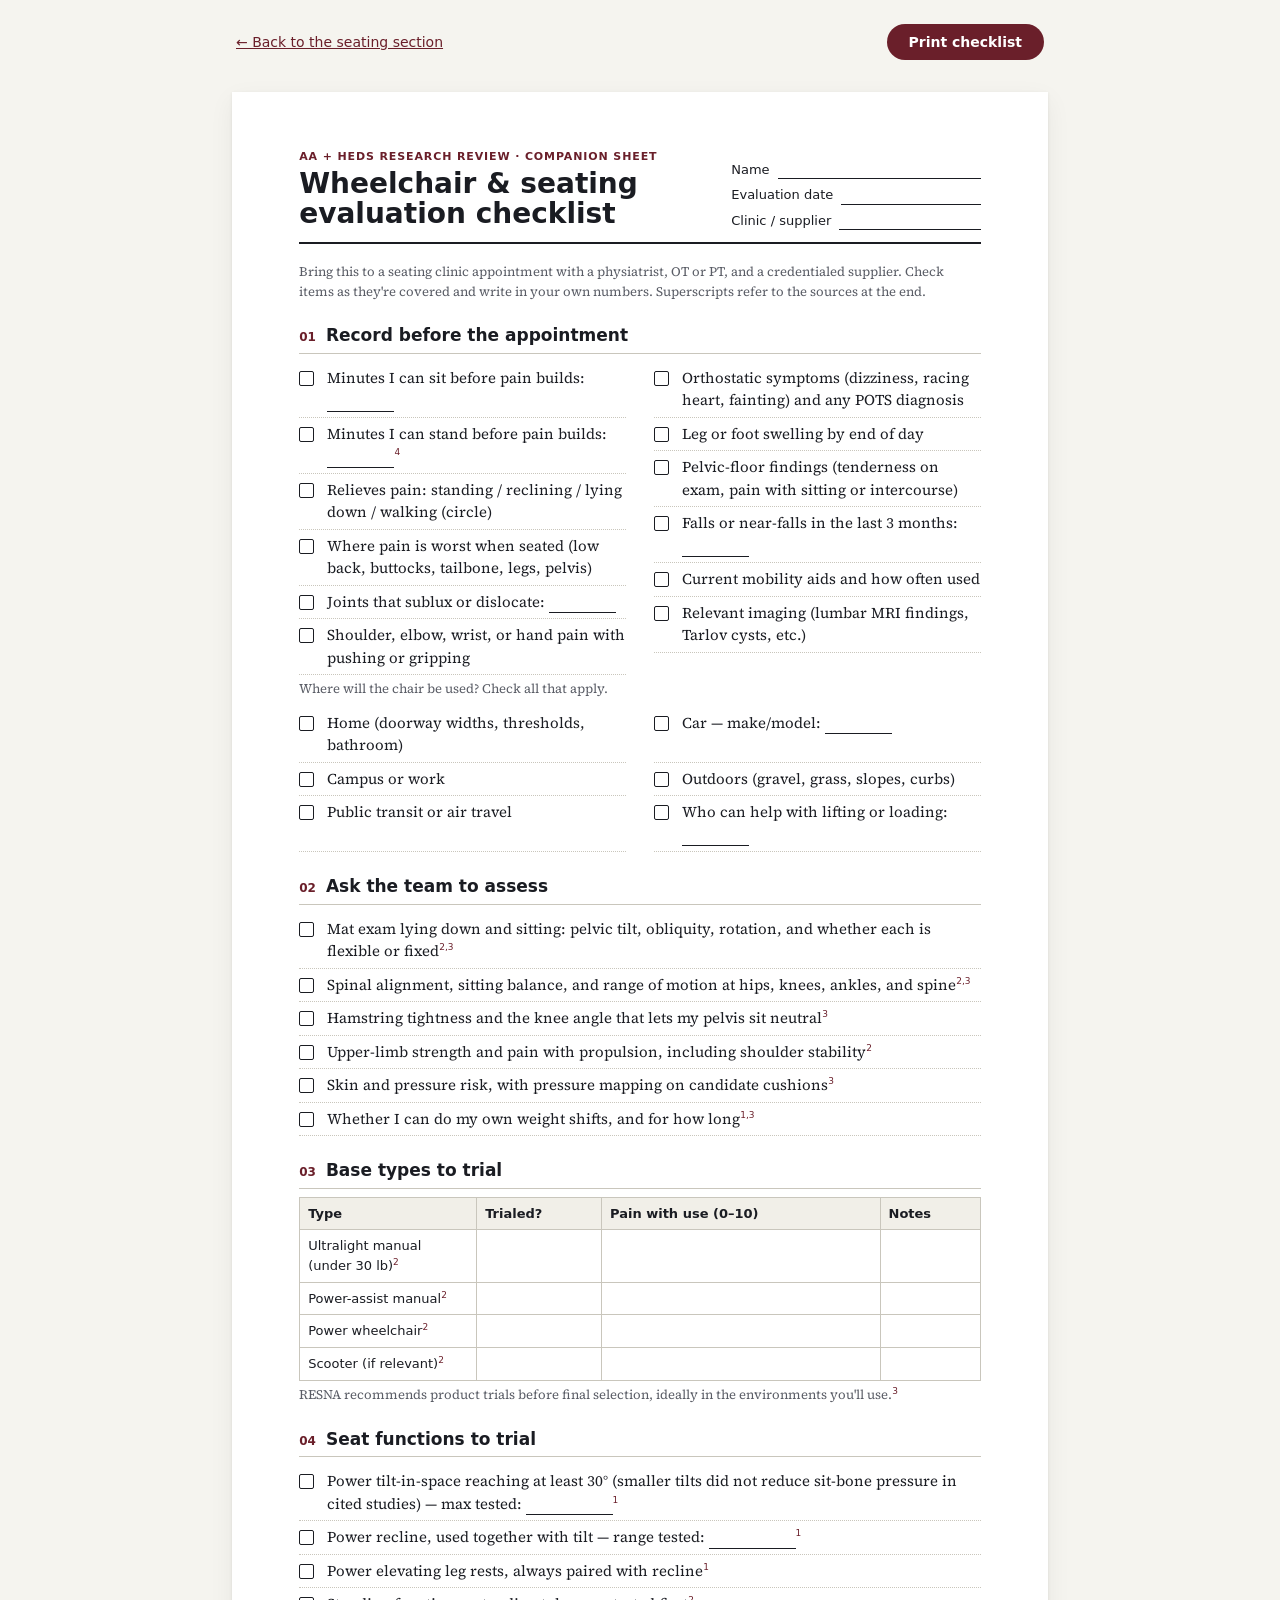
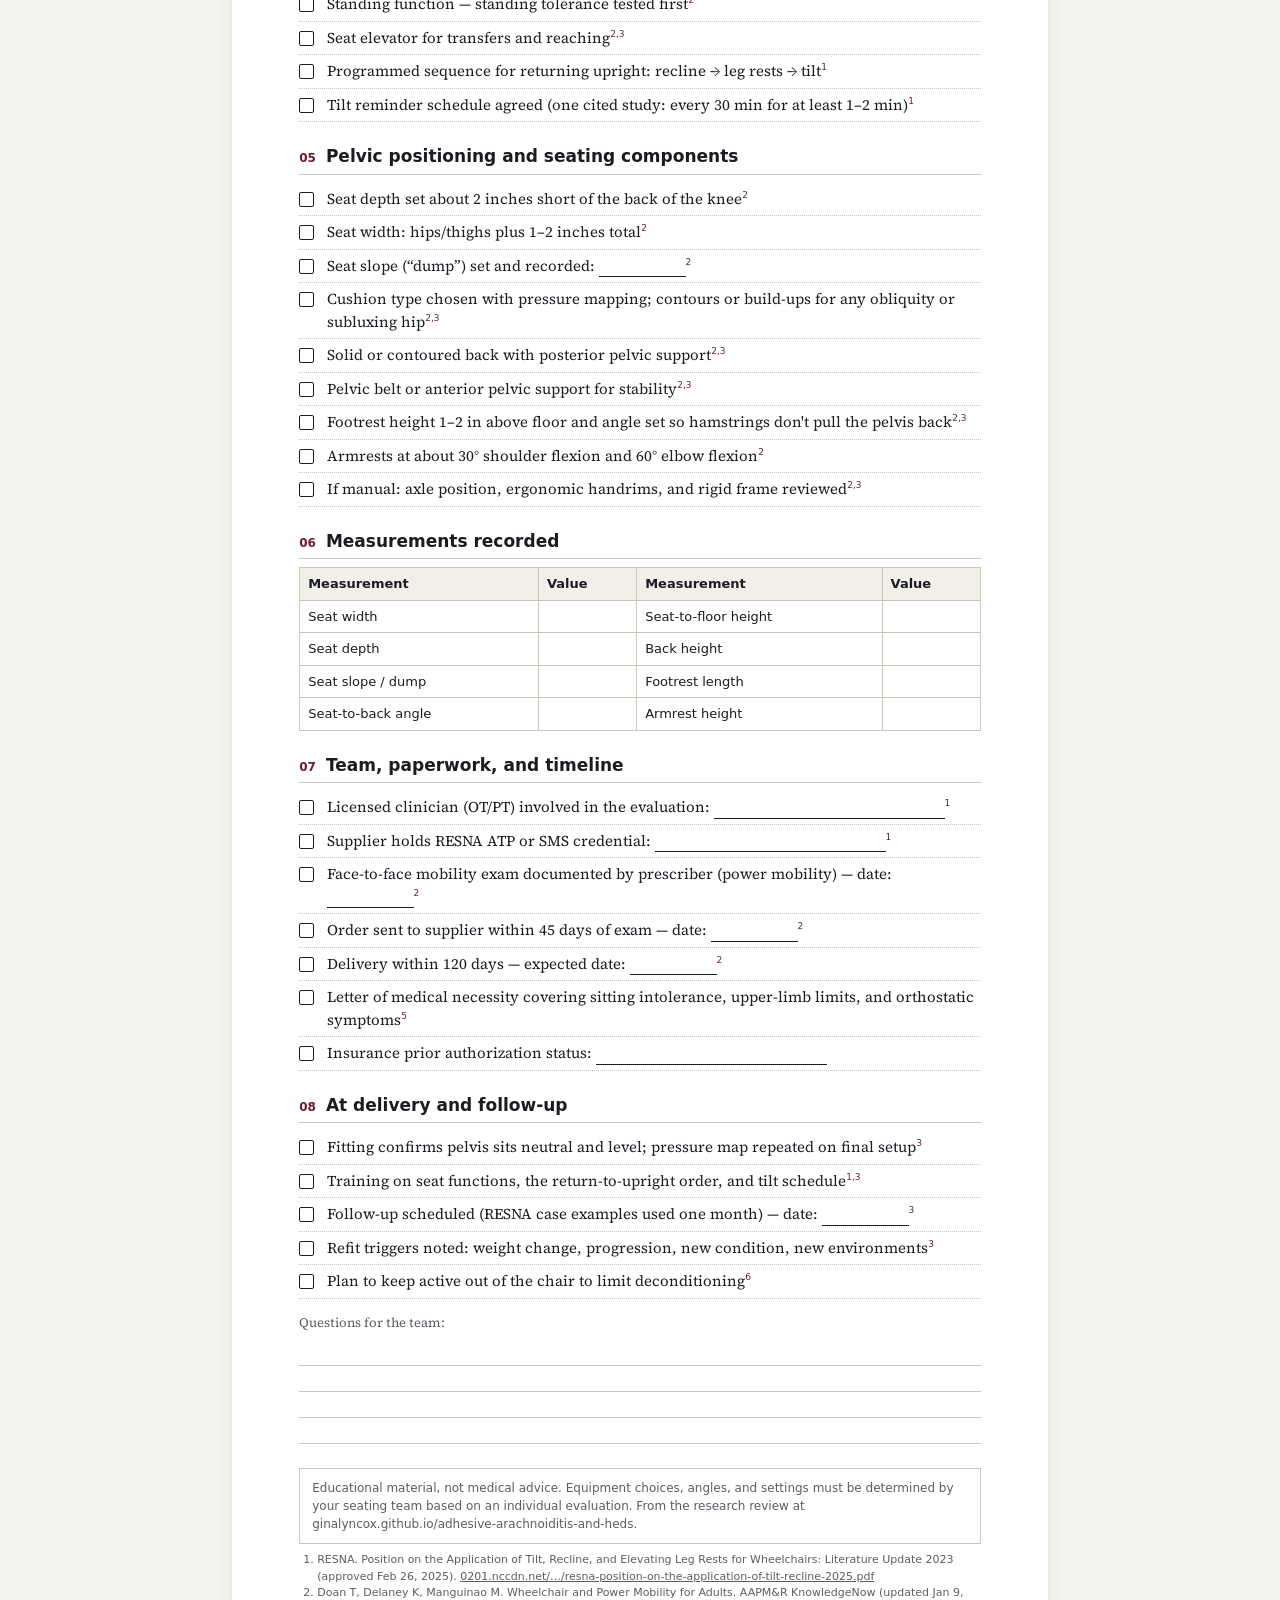
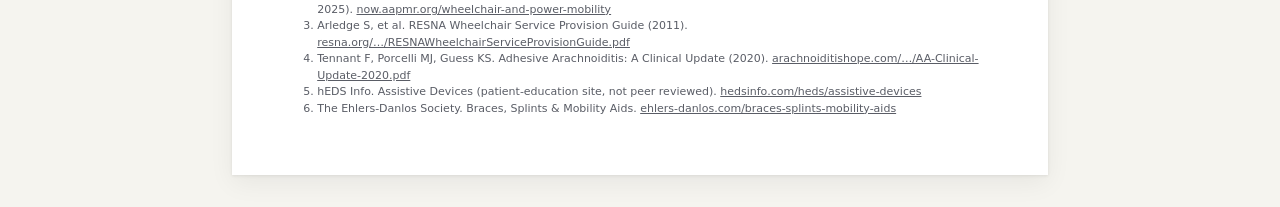
<file: checklist.html>
<!doctype html>
<html lang="en">
  <head>
    <meta charset="utf-8" />
    <meta name="viewport" content="width=device-width, initial-scale=1" />
    <title>Wheelchair Evaluation Checklist — AA and hEDS</title>
    <meta name="description" content="A printable checklist for a wheelchair and seating evaluation with adhesive arachnoiditis and hypermobile EDS." />
    <link rel="preconnect" href="https://api.fontshare.com" crossorigin />
    <link rel="stylesheet" href="https://api.fontshare.com/v2/css?f[]=general-sans@400,500,600&f[]=cabinet-grotesk@500,700&display=swap" />
    <link rel="stylesheet" href="https://fonts.googleapis.com/css2?family=Source+Serif+4:opsz,wght@8..60,400;8..60,600&display=swap" />
    <link rel="icon" type="image/svg+xml" href="./favicon.svg" />
    <style>
      :root {
        --ink: #1a1c22;
        --muted: #5a5d66;
        --line: #c9c6bc;
        --accent: #6a1f2a;
        --bg: #f5f4ef;
        --paper: #ffffff;
        --serif: 'Source Serif 4', Georgia, serif;
        --sans: 'General Sans', 'Inter', system-ui, sans-serif;
        --display: 'Cabinet Grotesk', 'General Sans', system-ui, sans-serif;
      }
      * { box-sizing: border-box; }
      body {
        margin: 0;
        background: var(--bg);
        color: var(--ink);
        font-family: var(--serif);
        font-size: 15px;
        line-height: 1.5;
      }
      .sheet {
        max-width: 8.5in;
        margin: 32px auto;
        background: var(--paper);
        padding: 0.6in 0.7in;
        box-shadow: 0 1px 3px rgba(0, 0, 0, 0.08), 0 8px 24px rgba(0, 0, 0, 0.06);
      }
      .toolbar {
        max-width: 8.5in;
        margin: 24px auto 0;
        display: flex;
        gap: 12px;
        justify-content: space-between;
        align-items: center;
        font-family: var(--sans);
        font-size: 14px;
        padding: 0 4px;
      }
      .toolbar a { color: var(--accent); }
      .toolbar button {
        font: 600 14px var(--sans);
        background: var(--accent);
        color: #fff;
        border: 0;
        border-radius: 999px;
        padding: 10px 22px;
        cursor: pointer;
      }
      .toolbar button:hover { background: #4f1620; }
      header.top {
        border-bottom: 2px solid var(--ink);
        padding-bottom: 12px;
        margin-bottom: 18px;
        display: flex;
        justify-content: space-between;
        gap: 24px;
        align-items: flex-end;
      }
      h1 {
        font-family: var(--display);
        font-weight: 700;
        font-size: 28px;
        line-height: 1.1;
        margin: 0;
      }
      .eyebrow {
        font: 600 11px var(--sans);
        letter-spacing: 0.08em;
        text-transform: uppercase;
        color: var(--accent);
        margin: 0 0 6px;
      }
      .ident {
        font-family: var(--sans);
        font-size: 13px;
        min-width: 2.6in;
      }
      .ident div { display: flex; gap: 8px; margin-top: 6px; }
      .ident span.fill { flex: 1; border-bottom: 1px solid var(--ink); }
      h2 {
        font-family: var(--display);
        font-size: 17px;
        font-weight: 700;
        margin: 22px 0 8px;
        padding-bottom: 4px;
        border-bottom: 1px solid var(--line);
        display: flex;
        gap: 10px;
        align-items: baseline;
      }
      h2 .n { font-family: var(--sans); font-size: 12px; color: var(--accent); }
      p.note { font-size: 13px; color: var(--muted); margin: 4px 0 8px; }
      ul.check { list-style: none; padding: 0; margin: 0; }
      ul.check li {
        display: grid;
        grid-template-columns: 18px 1fr;
        gap: 10px;
        padding: 5px 0;
        border-bottom: 1px dotted var(--line);
        break-inside: avoid;
      }
      ul.check li::before {
        content: '';
        width: 13px;
        height: 13px;
        border: 1.5px solid var(--ink);
        border-radius: 2px;
        margin-top: 4px;
      }
      sup { font-family: var(--sans); font-size: 9px; color: var(--accent); }
      .fill-line {
        display: inline-block;
        border-bottom: 1px solid var(--ink);
        min-width: 0.9in;
        height: 1em;
        vertical-align: bottom;
      }
      .fill-line.wide { min-width: 2.4in; }
      .two-col .fill-line { min-width: 0.7in; }
      ul.check li > span { white-space: normal; }
      .lines { margin: 6px 0 4px; }
      .lines div { border-bottom: 1px solid var(--line); height: 26px; }
      table {
        width: 100%;
        border-collapse: collapse;
        font-family: var(--sans);
        font-size: 13px;
        margin-top: 6px;
      }
      th, td { border: 1px solid var(--line); padding: 6px 8px; text-align: left; vertical-align: top; }
      th { background: #f1efe8; font-weight: 600; }
      td.blank { height: 26px; }
      .two-col { display: grid; grid-template-columns: 1fr 1fr; gap: 0 28px; }
      .disclaimer {
        margin-top: 24px;
        padding: 10px 12px;
        border: 1px solid var(--line);
        font-family: var(--sans);
        font-size: 12px;
        color: var(--muted);
      }
      ol.sources { font-family: var(--sans); font-size: 11px; color: var(--muted); padding-left: 18px; margin: 8px 0 0; }
      ol.sources a { color: var(--muted); overflow-wrap: anywhere; }
      .page-break { break-before: page; }
      @media (max-width: 640px) {
        .sheet { padding: 24px 20px; margin: 12px; }
        header.top { flex-direction: column; align-items: stretch; }
        .two-col { grid-template-columns: 1fr; }
      }
      @media print {
        @page { size: letter; margin: 0.5in; }
        body { background: #fff; font-size: 11.5pt; }
        .toolbar { display: none; }
        .sheet { box-shadow: none; margin: 0; padding: 0; max-width: none; }
        a { color: inherit; text-decoration: none; }
        h2 { break-after: avoid; }
        table, tr { break-inside: avoid; }
      }
    </style>
  </head>
  <body>
    <div class="toolbar">
      <a href="./index.html#seating">← Back to the seating section</a>
      <button type="button" onclick="window.print()">Print checklist</button>
    </div>

    <main class="sheet">
      <header class="top">
        <div>
          <p class="eyebrow">AA + hEDS research review · companion sheet</p>
          <h1>Wheelchair &amp; seating evaluation checklist</h1>
        </div>
        <div class="ident">
          <div>Name <span class="fill"></span></div>
          <div>Evaluation date <span class="fill"></span></div>
          <div>Clinic / supplier <span class="fill"></span></div>
        </div>
      </header>

      <p class="note">
        Bring this to a seating clinic appointment with a physiatrist, OT or PT, and a credentialed supplier.
        Check items as they're covered and write in your own numbers. Superscripts refer to the sources at the end.
      </p>

      <h2><span class="n">01</span> Record before the appointment</h2>
      <div class="two-col">
        <ul class="check">
          <li><span>Minutes I can sit before pain builds: <span class="fill-line"></span></span></li>
          <li><span>Minutes I can stand before pain builds: <span class="fill-line"></span><sup>4</sup></span></li>
          <li><span>Relieves pain: standing / reclining / lying down / walking (circle)</span></li>
          <li><span>Where pain is worst when seated (low back, buttocks, tailbone, legs, pelvis)</span></li>
          <li><span>Joints that sublux or dislocate: <span class="fill-line"></span></span></li>
          <li><span>Shoulder, elbow, wrist, or hand pain with pushing or gripping</span></li>
        </ul>
        <ul class="check">
          <li><span>Orthostatic symptoms (dizziness, racing heart, fainting) and any POTS diagnosis</span></li>
          <li><span>Leg or foot swelling by end of day</span></li>
          <li><span>Pelvic-floor findings (tenderness on exam, pain with sitting or intercourse)</span></li>
          <li><span>Falls or near-falls in the last 3 months: <span class="fill-line"></span></span></li>
          <li><span>Current mobility aids and how often used</span></li>
          <li><span>Relevant imaging (lumbar MRI findings, Tarlov cysts, etc.)</span></li>
        </ul>
      </div>
      <p class="note">Where will the chair be used? Check all that apply.</p>
      <ul class="check two-col">
        <li><span>Home (doorway widths, thresholds, bathroom)</span></li>
        <li><span>Car — make/model: <span class="fill-line"></span></span></li>
        <li><span>Campus or work</span></li>
        <li><span>Outdoors (gravel, grass, slopes, curbs)</span></li>
        <li><span>Public transit or air travel</span></li>
        <li><span>Who can help with lifting or loading: <span class="fill-line"></span></span></li>
      </ul>

      <h2><span class="n">02</span> Ask the team to assess</h2>
      <ul class="check">
        <li><span>Mat exam lying down and sitting: pelvic tilt, obliquity, rotation, and whether each is flexible or fixed<sup>2,3</sup></span></li>
        <li><span>Spinal alignment, sitting balance, and range of motion at hips, knees, ankles, and spine<sup>2,3</sup></span></li>
        <li><span>Hamstring tightness and the knee angle that lets my pelvis sit neutral<sup>3</sup></span></li>
        <li><span>Upper-limb strength and pain with propulsion, including shoulder stability<sup>2</sup></span></li>
        <li><span>Skin and pressure risk, with pressure mapping on candidate cushions<sup>3</sup></span></li>
        <li><span>Whether I can do my own weight shifts, and for how long<sup>1,3</sup></span></li>
      </ul>

      <h2><span class="n">03</span> Base types to trial</h2>
      <table>
        <thead>
          <tr><th style="width:26%">Type</th><th>Trialed?</th><th>Pain with use (0–10)</th><th>Notes</th></tr>
        </thead>
        <tbody>
          <tr><td>Ultralight manual (under 30 lb)<sup>2</sup></td><td class="blank"></td><td></td><td></td></tr>
          <tr><td>Power-assist manual<sup>2</sup></td><td class="blank"></td><td></td><td></td></tr>
          <tr><td>Power wheelchair<sup>2</sup></td><td class="blank"></td><td></td><td></td></tr>
          <tr><td>Scooter (if relevant)<sup>2</sup></td><td class="blank"></td><td></td><td></td></tr>
        </tbody>
      </table>
      <p class="note">RESNA recommends product trials before final selection, ideally in the environments you'll use.<sup>3</sup></p>

      <h2><span class="n">04</span> Seat functions to trial</h2>
      <ul class="check">
        <li><span>Power tilt-in-space reaching at least 30° (smaller tilts did not reduce sit-bone pressure in cited studies) — max tested: <span class="fill-line"></span><sup>1</sup></span></li>
        <li><span>Power recline, used together with tilt — range tested: <span class="fill-line"></span><sup>1</sup></span></li>
        <li><span>Power elevating leg rests, always paired with recline<sup>1</sup></span></li>
        <li><span>Standing function — standing tolerance tested first<sup>2</sup></span></li>
        <li><span>Seat elevator for transfers and reaching<sup>2,3</sup></span></li>
        <li><span>Programmed sequence for returning upright: recline → leg rests → tilt<sup>1</sup></span></li>
        <li><span>Tilt reminder schedule agreed (one cited study: every 30 min for at least 1–2 min)<sup>1</sup></span></li>
      </ul>

      <h2><span class="n">05</span> Pelvic positioning and seating components</h2>
      <ul class="check">
        <li><span>Seat depth set about 2 inches short of the back of the knee<sup>2</sup></span></li>
        <li><span>Seat width: hips/thighs plus 1–2 inches total<sup>2</sup></span></li>
        <li><span>Seat slope (“dump”) set and recorded: <span class="fill-line"></span><sup>2</sup></span></li>
        <li><span>Cushion type chosen with pressure mapping; contours or build-ups for any obliquity or subluxing hip<sup>2,3</sup></span></li>
        <li><span>Solid or contoured back with posterior pelvic support<sup>2,3</sup></span></li>
        <li><span>Pelvic belt or anterior pelvic support for stability<sup>2,3</sup></span></li>
        <li><span>Footrest height 1–2 in above floor and angle set so hamstrings don't pull the pelvis back<sup>2,3</sup></span></li>
        <li><span>Armrests at about 30° shoulder flexion and 60° elbow flexion<sup>2</sup></span></li>
        <li><span>If manual: axle position, ergonomic handrims, and rigid frame reviewed<sup>2,3</sup></span></li>
      </ul>

      <h2><span class="n">06</span> Measurements recorded</h2>
      <table>
        <thead><tr><th>Measurement</th><th>Value</th><th>Measurement</th><th>Value</th></tr></thead>
        <tbody>
          <tr><td>Seat width</td><td class="blank"></td><td>Seat-to-floor height</td><td></td></tr>
          <tr><td>Seat depth</td><td class="blank"></td><td>Back height</td><td></td></tr>
          <tr><td>Seat slope / dump</td><td class="blank"></td><td>Footrest length</td><td></td></tr>
          <tr><td>Seat-to-back angle</td><td class="blank"></td><td>Armrest height</td><td></td></tr>
        </tbody>
      </table>

      <h2><span class="n">07</span> Team, paperwork, and timeline</h2>
      <ul class="check">
        <li><span>Licensed clinician (OT/PT) involved in the evaluation: <span class="fill-line wide"></span><sup>1</sup></span></li>
        <li><span>Supplier holds RESNA ATP or SMS credential: <span class="fill-line wide"></span><sup>1</sup></span></li>
        <li><span>Face-to-face mobility exam documented by prescriber (power mobility) — date: <span class="fill-line"></span><sup>2</sup></span></li>
        <li><span>Order sent to supplier within 45 days of exam — date: <span class="fill-line"></span><sup>2</sup></span></li>
        <li><span>Delivery within 120 days — expected date: <span class="fill-line"></span><sup>2</sup></span></li>
        <li><span>Letter of medical necessity covering sitting intolerance, upper-limb limits, and orthostatic symptoms<sup>5</sup></span></li>
        <li><span>Insurance prior authorization status: <span class="fill-line wide"></span></span></li>
      </ul>

      <h2><span class="n">08</span> At delivery and follow-up</h2>
      <ul class="check">
        <li><span>Fitting confirms pelvis sits neutral and level; pressure map repeated on final setup<sup>3</sup></span></li>
        <li><span>Training on seat functions, the return-to-upright order, and tilt schedule<sup>1,3</sup></span></li>
        <li><span>Follow-up scheduled (RESNA case examples used one month) — date: <span class="fill-line"></span><sup>3</sup></span></li>
        <li><span>Refit triggers noted: weight change, progression, new condition, new environments<sup>3</sup></span></li>
        <li><span>Plan to keep active out of the chair to limit deconditioning<sup>6</sup></span></li>
      </ul>

      <p class="note" style="margin-top:14px">Questions for the team:</p>
      <div class="lines"><div></div><div></div><div></div><div></div></div>

      <div class="disclaimer">
        Educational material, not medical advice. Equipment choices, angles, and settings must be determined by your
        seating team based on an individual evaluation. From the research review at
        ginalyncox.github.io/adhesive-arachnoiditis-and-heds.
      </div>

      <ol class="sources">
        <li>RESNA. Position on the Application of Tilt, Recline, and Elevating Leg Rests for Wheelchairs: Literature Update 2023 (approved Feb 26, 2025). <a href="https://0201.nccdn.net/1_2/000/000/117/599/resna-position-on-the-application-of-tilt-recline-2025.pdf">0201.nccdn.net/…/resna-position-on-the-application-of-tilt-recline-2025.pdf</a></li>
        <li>Doan T, Delaney K, Manguinao M. Wheelchair and Power Mobility for Adults. AAPM&amp;R KnowledgeNow (updated Jan 9, 2025). <a href="https://now.aapmr.org/wheelchair-and-power-mobility/">now.aapmr.org/wheelchair-and-power-mobility</a></li>
        <li>Arledge S, et al. RESNA Wheelchair Service Provision Guide (2011). <a href="https://www.resna.org/Portals/0/Documents/Position%20Papers/RESNAWheelchairServiceProvisionGuide.pdf">resna.org/…/RESNAWheelchairServiceProvisionGuide.pdf</a></li>
        <li>Tennant F, Porcelli MJ, Guess KS. Adhesive Arachnoiditis: A Clinical Update (2020). <a href="https://arachnoiditishope.com/wp-content/uploads/2026/01/AA-Clinical-Update-2020.pdf">arachnoiditishope.com/…/AA-Clinical-Update-2020.pdf</a></li>
        <li>hEDS Info. Assistive Devices (patient-education site, not peer reviewed). <a href="https://www.hedsinfo.com/heds/assistive-devices">hedsinfo.com/heds/assistive-devices</a></li>
        <li>The Ehlers-Danlos Society. Braces, Splints &amp; Mobility Aids. <a href="https://www.ehlers-danlos.com/braces-splints-mobility-aids/">ehlers-danlos.com/braces-splints-mobility-aids</a></li>
      </ol>
    </main>
  </body>
</html>
</file>
<file: base.css>
/* ===== DESIGN TOKENS ===== */

:root {
  /* Fluid type scale */
  --text-xs: clamp(0.75rem, 0.7rem + 0.25vw, 0.875rem);
  --text-sm: clamp(0.875rem, 0.8rem + 0.35vw, 1rem);
  --text-base: clamp(1rem, 0.95rem + 0.25vw, 1.125rem);
  --text-lg: clamp(1.125rem, 1rem + 0.75vw, 1.5rem);
  --text-xl: clamp(1.5rem, 1.2rem + 1.25vw, 2.25rem);
  --text-2xl: clamp(2rem, 1.2rem + 2.5vw, 3.5rem);
  --text-3xl: clamp(2.5rem, 1rem + 4vw, 5rem);

  /* Spacing */
  --space-1: 0.25rem;
  --space-2: 0.5rem;
  --space-3: 0.75rem;
  --space-4: 1rem;
  --space-5: 1.25rem;
  --space-6: 1.5rem;
  --space-8: 2rem;
  --space-10: 2.5rem;
  --space-12: 3rem;
  --space-16: 4rem;
  --space-20: 5rem;
  --space-24: 6rem;
  --space-32: 8rem;

  /* Radii, transitions */
  --radius-sm: 0.375rem;
  --radius-md: 0.5rem;
  --radius-lg: 0.75rem;
  --transition-interactive: 200ms cubic-bezier(0.16, 1, 0.3, 1);

  /* Widths */
  --content-narrow: 640px;
  --content-default: 780px;
  --content-wide: 1180px;

  /* Fonts */
  --font-body: 'Source Serif 4', 'Iowan Old Style', Georgia, serif;
  --font-display: 'Cabinet Grotesk', 'General Sans', 'Inter', system-ui, sans-serif;
  --font-ui: 'General Sans', 'Inter', system-ui, -apple-system, sans-serif;
}

/* ===== COLOR — cool clinical off-white, deep ink, restrained accent ===== */

:root,
[data-theme='light'] {
  --color-bg: #f5f4ef;
  --color-surface: #fbfaf6;
  --color-surface-2: #f0eee7;
  --color-surface-offset: #ebe8df;
  --color-divider: #d9d5c9;
  --color-border: #c6c2b4;

  --color-text: #1a1c22;
  --color-text-muted: #5b5f6b;
  --color-text-faint: #9a9ea9;
  --color-text-inverse: #f7f5ee;

  /* Deep ink / oxblood accent — clinical, editorial */
  --color-primary: #6a1f2a;
  --color-primary-hover: #8a2733;
  --color-primary-tint: rgba(106, 31, 42, 0.08);

  /* Evidence tier colors */
  --color-strong: #3a5a3e;
  --color-strong-bg: rgba(58, 90, 62, 0.1);
  --color-moderate: #7a5a1a;
  --color-moderate-bg: rgba(122, 90, 26, 0.1);
  --color-emerging: #8a5a2a;
  --color-emerging-bg: rgba(138, 90, 42, 0.1);
  --color-gap: #6b6b6b;
  --color-gap-bg: rgba(107, 107, 107, 0.1);

  --shadow-sm: 0 1px 2px rgba(30, 25, 20, 0.06);
  --shadow-md: 0 6px 18px rgba(30, 25, 20, 0.08);
  --shadow-lg: 0 20px 40px rgba(30, 25, 20, 0.12);
}

[data-theme='dark'] {
  --color-bg: #14161a;
  --color-surface: #1a1d23;
  --color-surface-2: #1f232a;
  --color-surface-offset: #23272e;
  --color-divider: #2c313a;
  --color-border: #3a4049;

  --color-text: #e4e2db;
  --color-text-muted: #9a9ea9;
  --color-text-faint: #676b76;
  --color-text-inverse: #14161a;

  --color-primary: #d4808c;
  --color-primary-hover: #e8969f;
  --color-primary-tint: rgba(212, 128, 140, 0.12);

  --color-strong: #7fb082;
  --color-strong-bg: rgba(127, 176, 130, 0.14);
  --color-moderate: #d4b06a;
  --color-moderate-bg: rgba(212, 176, 106, 0.14);
  --color-emerging: #d4a074;
  --color-emerging-bg: rgba(212, 160, 116, 0.14);
  --color-gap: #9a9ea9;
  --color-gap-bg: rgba(154, 158, 169, 0.14);

  --shadow-sm: 0 1px 2px rgba(0, 0, 0, 0.3);
  --shadow-md: 0 6px 18px rgba(0, 0, 0, 0.4);
  --shadow-lg: 0 20px 40px rgba(0, 0, 0, 0.5);
}

@media (prefers-color-scheme: dark) {
  :root:not([data-theme]) {
    --color-bg: #14161a;
    --color-surface: #1a1d23;
    --color-surface-2: #1f232a;
    --color-surface-offset: #23272e;
    --color-divider: #2c313a;
    --color-border: #3a4049;
    --color-text: #e4e2db;
    --color-text-muted: #9a9ea9;
    --color-text-faint: #676b76;
    --color-text-inverse: #14161a;
    --color-primary: #d4808c;
    --color-primary-hover: #e8969f;
    --color-primary-tint: rgba(212, 128, 140, 0.12);
    --color-strong: #7fb082;
    --color-strong-bg: rgba(127, 176, 130, 0.14);
    --color-moderate: #d4b06a;
    --color-moderate-bg: rgba(212, 176, 106, 0.14);
    --color-emerging: #d4a074;
    --color-emerging-bg: rgba(212, 160, 116, 0.14);
    --color-gap: #9a9ea9;
    --color-gap-bg: rgba(154, 158, 169, 0.14);
    --shadow-sm: 0 1px 2px rgba(0, 0, 0, 0.3);
    --shadow-md: 0 6px 18px rgba(0, 0, 0, 0.4);
    --shadow-lg: 0 20px 40px rgba(0, 0, 0, 0.5);
  }
}

/* ===== RESET ===== */

*,
*::before,
*::after {
  box-sizing: border-box;
  margin: 0;
  padding: 0;
}

html {
  -webkit-text-size-adjust: none;
  -moz-text-size-adjust: none;
  text-size-adjust: none;
  -webkit-font-smoothing: antialiased;
  -moz-osx-font-smoothing: grayscale;
  text-rendering: optimizeLegibility;
  scroll-behavior: smooth;
  scroll-padding-top: var(--space-16);
}

body {
  min-height: 100dvh;
  line-height: 1.65;
  font-family: var(--font-body);
  font-size: var(--text-base);
  color: var(--color-text);
  background: var(--color-bg);
  font-feature-settings: 'kern', 'liga', 'onum';
}

img,
picture,
svg,
canvas,
video {
  display: block;
  max-width: 100%;
  height: auto;
}

h1,
h2,
h3,
h4,
h5,
h6 {
  text-wrap: balance;
  line-height: 1.15;
  font-family: var(--font-display);
  font-weight: 500;
  letter-spacing: -0.01em;
}

p,
li,
figcaption {
  text-wrap: pretty;
}

::selection {
  background: var(--color-primary-tint);
  color: var(--color-text);
}

:focus-visible {
  outline: 2px solid var(--color-primary);
  outline-offset: 3px;
  border-radius: var(--radius-sm);
}

@media (prefers-reduced-motion: reduce) {
  *,
  *::before,
  *::after {
    animation-duration: 0.01ms !important;
    transition-duration: 0.01ms !important;
    scroll-behavior: auto !important;
  }
}

button {
  cursor: pointer;
  background: none;
  border: none;
  color: inherit;
  font: inherit;
}

a,
button,
[role='button'] {
  transition: color var(--transition-interactive),
    background var(--transition-interactive),
    border-color var(--transition-interactive),
    opacity var(--transition-interactive);
}

.skip-link {
  position: absolute;
  top: -100px;
  left: var(--space-4);
  padding: var(--space-2) var(--space-4);
  background: var(--color-text);
  color: var(--color-bg);
  text-decoration: none;
  border-radius: var(--radius-sm);
  z-index: 100;
}
.skip-link:focus {
  top: var(--space-2);
}
</file>
<file: style.css>
/* ===== LAYOUT PRIMITIVES ===== */

.section {
  padding-block: clamp(var(--space-16), 10vw, var(--space-32));
  position: relative;
}
.section--tinted {
  background: var(--color-surface);
  border-block: 1px solid var(--color-divider);
}
.section--dark {
  background: var(--color-text);
  color: var(--color-text-inverse);
  --color-muted-on-dark: rgba(247, 245, 238, 0.62);
  --color-divider-on-dark: rgba(247, 245, 238, 0.18);
}
[data-theme='dark'] .section--dark {
  background: #08090b;
}
.section__inner {
  max-width: var(--content-wide);
  margin: 0 auto;
  padding-inline: clamp(var(--space-5), 5vw, var(--space-12));
  display: grid;
  grid-template-columns: minmax(0, 260px) minmax(0, 1fr);
  gap: clamp(var(--space-8), 6vw, var(--space-16));
}
@media (max-width: 900px) {
  .section__inner {
    grid-template-columns: minmax(0, 1fr);
    gap: var(--space-6);
  }
}

.section__lead {
  position: sticky;
  top: calc(var(--space-16) + var(--space-4));
  align-self: start;
  padding-top: var(--space-1);
}
@media (max-width: 900px) {
  .section__lead {
    position: static;
  }
}
.section__number {
  display: block;
  font-family: var(--font-ui);
  font-size: var(--text-xs);
  letter-spacing: 0.18em;
  text-transform: uppercase;
  color: var(--color-text-faint);
  margin-bottom: var(--space-4);
  font-feature-settings: 'tnum';
}
.section--dark .section__number {
  color: var(--color-muted-on-dark);
}
.section__title {
  font-family: var(--font-display);
  font-size: var(--text-xl);
  font-weight: 500;
  line-height: 1.1;
  letter-spacing: -0.02em;
  color: var(--color-text);
}
.section--dark .section__title {
  color: var(--color-text-inverse);
}

.section__body {
  max-width: 68ch;
}

/* ===== HEADER ===== */

.site-header {
  position: sticky;
  top: 0;
  z-index: 40;
  background: color-mix(in oklab, var(--color-bg) 92%, transparent);
  backdrop-filter: saturate(180%) blur(14px);
  -webkit-backdrop-filter: saturate(180%) blur(14px);
  border-bottom: 1px solid var(--color-divider);
}
.site-header__inner {
  max-width: var(--content-wide);
  margin: 0 auto;
  padding: var(--space-3) clamp(var(--space-4), 5vw, var(--space-12));
  display: flex;
  align-items: center;
  gap: var(--space-6);
}
.logo {
  display: inline-flex;
  align-items: center;
  gap: var(--space-2);
  font-family: var(--font-display);
  font-weight: 700;
  font-size: var(--text-sm);
  letter-spacing: 0.06em;
  color: var(--color-text);
  text-decoration: none;
  text-transform: uppercase;
}
.logo svg {
  width: 26px;
  height: 26px;
  color: var(--color-primary);
}
.site-header nav {
  margin-left: auto;
  display: flex;
  gap: var(--space-5);
  font-family: var(--font-ui);
  font-size: var(--text-sm);
}
.site-header nav a {
  color: var(--color-text-muted);
  text-decoration: none;
  padding: var(--space-1) 0;
  border-bottom: 1px solid transparent;
}
.site-header nav a:hover {
  color: var(--color-primary);
  border-bottom-color: var(--color-primary);
}
.theme-toggle {
  padding: var(--space-2);
  border-radius: var(--radius-md);
  color: var(--color-text-muted);
  display: inline-flex;
  align-items: center;
  justify-content: center;
}
.theme-toggle:hover {
  color: var(--color-text);
  background: var(--color-surface-offset);
}
@media (max-width: 780px) {
  .site-header nav {
    display: none;
  }
}

/* ===== HERO ===== */

.hero {
  padding: clamp(var(--space-16), 12vw, var(--space-32)) clamp(var(--space-5), 5vw, var(--space-12))
    clamp(var(--space-12), 8vw, var(--space-24));
  max-width: var(--content-wide);
  margin: 0 auto;
  display: grid;
  grid-template-columns: minmax(0, 1.4fr) minmax(0, 1fr);
  gap: clamp(var(--space-8), 6vw, var(--space-16));
  align-items: center;
}
@media (max-width: 900px) {
  .hero {
    grid-template-columns: 1fr;
  }
}
.hero__meta {
  display: flex;
  gap: var(--space-2);
  margin-bottom: var(--space-5);
}
.tag {
  display: inline-flex;
  align-items: center;
  padding: var(--space-1) var(--space-3);
  font-family: var(--font-ui);
  font-size: var(--text-xs);
  letter-spacing: 0.14em;
  text-transform: uppercase;
  border-radius: 999px;
  background: var(--color-primary);
  color: var(--color-text-inverse);
  font-weight: 500;
}
.tag--muted {
  background: transparent;
  border: 1px solid var(--color-border);
  color: var(--color-text-muted);
}
.hero__title {
  font-family: var(--font-display);
  font-size: var(--text-2xl);
  font-weight: 700;
  line-height: 1.02;
  letter-spacing: -0.03em;
  margin-bottom: var(--space-6);
  max-width: 18ch;
}
.hero__lede {
  font-family: var(--font-body);
  font-size: var(--text-lg);
  color: var(--color-text-muted);
  line-height: 1.5;
  max-width: 44ch;
  margin-bottom: var(--space-10);
}
.hero__stats {
  display: grid;
  grid-template-columns: repeat(auto-fit, minmax(120px, 1fr));
  gap: var(--space-6);
  padding-top: var(--space-6);
  border-top: 1px solid var(--color-divider);
  max-width: 640px;
}
.hero__stats div {
  display: flex;
  flex-direction: column;
  gap: var(--space-1);
}
.hero__stats dt {
  font-family: var(--font-ui);
  font-size: var(--text-xs);
  letter-spacing: 0.06em;
  color: var(--color-text-faint);
  text-transform: uppercase;
}
.hero__stats dd {
  font-family: var(--font-display);
  font-size: var(--text-lg);
  font-weight: 700;
  color: var(--color-primary);
  font-feature-settings: 'tnum';
  letter-spacing: -0.02em;
}
.hero__note {
  margin-top: var(--space-6);
  padding-top: var(--space-5);
  border-top: 1px dashed var(--color-border);
  max-width: 52ch;
  font-family: var(--font-ui);
  font-size: var(--text-sm);
  line-height: 1.55;
  color: var(--color-text-muted);
  font-style: italic;
}
.hero__aside {
  display: flex;
  justify-content: center;
  color: var(--color-primary);
}
.hero__diagram {
  width: 100%;
  max-width: 320px;
  height: auto;
  opacity: 0.85;
}

/* ===== PROSE ===== */

.prose {
  font-family: var(--font-body);
  color: var(--color-text);
  font-size: var(--text-base);
  line-height: 1.7;
}
.section--dark .prose {
  color: var(--color-text-inverse);
}

.prose h3 {
  font-family: var(--font-display);
  font-size: var(--text-lg);
  font-weight: 500;
  margin-top: var(--space-12);
  margin-bottom: var(--space-4);
  letter-spacing: -0.01em;
  color: var(--color-text);
}
.section--dark .prose h3 {
  color: var(--color-text-inverse);
}
.prose h3:first-child {
  margin-top: 0;
}
.prose h4 {
  font-family: var(--font-display);
  font-size: var(--text-base);
  font-weight: 600;
  margin-top: var(--space-6);
  margin-bottom: var(--space-2);
  color: var(--color-text);
}
.section--dark .prose h4 {
  color: var(--color-text-inverse);
}
.prose p + p {
  margin-top: var(--space-4);
}
.prose > * + * {
  margin-top: var(--space-4);
}
.prose > * + h3 {
  margin-top: var(--space-12);
}
.prose ul,
.prose ol {
  padding-left: var(--space-6);
  margin-top: var(--space-4);
}
.prose li + li {
  margin-top: var(--space-2);
}
.prose strong {
  font-weight: 600;
  color: var(--color-text);
}
.section--dark .prose strong {
  color: var(--color-text-inverse);
}
.prose em {
  font-style: italic;
}
.prose sup {
  font-size: 0.7em;
  vertical-align: super;
  line-height: 0;
}
.prose sup a {
  color: var(--color-primary);
  text-decoration: none;
  font-weight: 600;
  padding: 0 1px;
}
.prose sup a:hover {
  text-decoration: underline;
}
.prose a {
  color: var(--color-primary);
  text-decoration: underline;
  text-decoration-thickness: 1px;
  text-underline-offset: 3px;
}
.prose a:hover {
  color: var(--color-primary-hover);
}

.lede {
  font-size: var(--text-lg);
  line-height: 1.55;
  color: var(--color-text);
  font-weight: 400;
}
.section--dark .lede {
  color: var(--color-text-inverse);
}

.afterthought {
  padding: var(--space-5);
  border-left: 3px solid var(--color-primary);
  background: var(--color-primary-tint);
  margin-top: var(--space-8);
  font-style: italic;
}

.disclaimer {
  font-family: var(--font-ui);
  font-size: var(--text-sm);
  color: var(--color-text-muted);
  padding: var(--space-4) var(--space-5);
  border: 1px dashed var(--color-border);
  border-radius: var(--radius-md);
  margin-bottom: var(--space-10);
}

/* ===== KEY FINDINGS LIST ===== */

.key-findings {
  list-style: none;
  padding-left: 0;
  counter-reset: finding;
  margin-top: var(--space-6);
}
.key-findings li {
  counter-increment: finding;
  padding: var(--space-5) var(--space-5) var(--space-5) var(--space-16);
  position: relative;
  border-top: 1px solid var(--color-divider);
}
.key-findings li:last-child {
  border-bottom: 1px solid var(--color-divider);
}
.key-findings li::before {
  content: counter(finding, decimal-leading-zero);
  position: absolute;
  left: var(--space-3);
  top: var(--space-5);
  font-family: var(--font-display);
  font-size: var(--text-lg);
  font-weight: 700;
  color: var(--color-primary);
  font-feature-settings: 'tnum';
}

/* ===== CALLOUT ===== */

.callout {
  padding: var(--space-5) var(--space-6);
  background: var(--color-surface-offset);
  border-left: 3px solid var(--color-text-muted);
  border-radius: 0 var(--radius-md) var(--radius-md) 0;
  margin-top: var(--space-8);
}
.callout--warn {
  border-left-color: var(--color-primary);
  background: var(--color-primary-tint);
}
.callout p {
  margin: 0;
}
.callout p + p {
  margin-top: var(--space-3);
}
.callout--new {
  border-left-color: var(--color-strong);
  background: var(--color-strong-bg);
  padding: var(--space-6) var(--space-6);
}
.callout--new h4 {
  font-family: var(--font-display);
  font-size: var(--text-base);
  font-weight: 600;
  color: var(--color-text);
  margin: var(--space-2) 0 var(--space-3) 0 !important;
}
.callout--new cite {
  font-style: italic;
}
.callout__eyebrow {
  display: inline-block;
  font-family: var(--font-ui);
  font-size: var(--text-xs);
  font-weight: 600;
  letter-spacing: 0.14em;
  text-transform: uppercase;
  color: var(--color-strong);
  padding: 2px var(--space-3);
  border: 1px solid var(--color-strong);
  border-radius: 999px;
}
.callout__stats {
  list-style: none !important;
  padding: 0 !important;
  margin: var(--space-4) 0 !important;
  display: grid;
  grid-template-columns: repeat(auto-fit, minmax(160px, 1fr));
  gap: var(--space-3);
}
.callout__stats li {
  padding: var(--space-3) var(--space-4);
  background: var(--color-surface);
  border: 1px solid var(--color-divider);
  border-radius: var(--radius-sm);
  font-size: var(--text-sm);
  color: var(--color-text-muted);
  margin: 0 !important;
}
.callout__stats li strong {
  display: block;
  font-family: var(--font-display);
  font-size: var(--text-lg);
  color: var(--color-strong);
  font-feature-settings: 'tnum';
  line-height: 1;
  margin-bottom: var(--space-1);
}
.sub-h4 {
  margin-top: var(--space-10) !important;
  padding-top: var(--space-6);
  border-top: 1px solid var(--color-divider);
}

/* ===== PATHWAY ===== */

.pathway {
  list-style: none;
  padding-left: 0;
  display: grid;
  grid-template-columns: repeat(auto-fit, minmax(180px, 1fr));
  gap: var(--space-3);
  margin-top: var(--space-6);
  counter-reset: none;
}
.pathway li {
  display: flex;
  gap: var(--space-3);
  padding: var(--space-4);
  background: var(--color-surface);
  border: 1px solid var(--color-divider);
  border-radius: var(--radius-md);
  align-items: flex-start;
  margin: 0 !important;
}
.pathway__num {
  flex-shrink: 0;
  width: 28px;
  height: 28px;
  border-radius: 50%;
  background: var(--color-primary);
  color: var(--color-text-inverse);
  display: inline-flex;
  align-items: center;
  justify-content: center;
  font-family: var(--font-display);
  font-size: var(--text-sm);
  font-weight: 700;
  font-feature-settings: 'tnum';
}
.pathway__text {
  font-size: var(--text-sm);
  line-height: 1.45;
  color: var(--color-text);
}

.pathway--vertical {
  grid-template-columns: 1fr;
}
.pathway--vertical li {
  align-items: center;
}
.pathway--vertical .pathway__text {
  font-size: var(--text-base);
  line-height: 1.55;
}

.management-list {
  list-style: none !important;
  padding: 0 !important;
  margin-top: var(--space-6) !important;
  counter-reset: mgmt;
}
.management-list > li {
  counter-increment: mgmt;
  position: relative;
  padding: var(--space-4) var(--space-4) var(--space-4) var(--space-16);
  border-top: 1px solid var(--color-divider);
  margin: 0 !important;
}
.management-list > li:last-child {
  border-bottom: 1px solid var(--color-divider);
}
.management-list > li::before {
  content: counter(mgmt, decimal-leading-zero);
  position: absolute;
  left: var(--space-3);
  top: var(--space-4);
  font-family: var(--font-display);
  font-size: var(--text-base);
  font-weight: 700;
  color: var(--color-primary);
  font-feature-settings: 'tnum';
}

/* ===== TABLE ===== */

.table-wrap {
  overflow-x: auto;
  margin-top: var(--space-6);
  border: 1px solid var(--color-divider);
  border-radius: var(--radius-md);
  background: var(--color-surface);
}
.data-table {
  width: 100%;
  border-collapse: collapse;
  font-family: var(--font-body);
  font-size: var(--text-sm);
}
.data-table caption {
  padding: var(--space-4) var(--space-5);
  text-align: left;
  font-family: var(--font-ui);
  font-size: var(--text-xs);
  letter-spacing: 0.06em;
  text-transform: uppercase;
  color: var(--color-text-muted);
  border-bottom: 1px solid var(--color-divider);
}
.data-table th,
.data-table td {
  padding: var(--space-3) var(--space-4);
  text-align: left;
  vertical-align: middle;
  border-bottom: 1px solid var(--color-divider);
}
.data-table th {
  font-family: var(--font-ui);
  font-weight: 500;
  font-size: var(--text-xs);
  color: var(--color-text-muted);
  text-transform: uppercase;
  letter-spacing: 0.06em;
}
.data-table tr:last-child td {
  border-bottom: none;
}
.data-table--bars td:nth-child(2) {
  font-feature-settings: 'tnum';
  font-weight: 600;
  color: var(--color-primary);
  white-space: nowrap;
  width: 80px;
}
.bar-col {
  width: 40%;
}
.bar {
  display: block;
  height: 6px;
  width: var(--w);
  background: linear-gradient(to right, var(--color-primary), color-mix(in oklab, var(--color-primary) 60%, transparent));
  border-radius: 999px;
}

/* ===== BLOCKQUOTE ===== */

blockquote {
  margin: var(--space-10) 0;
  padding: var(--space-6);
  border-left: 3px solid var(--color-primary);
  background: var(--color-surface);
  border-radius: 0 var(--radius-md) var(--radius-md) 0;
}
.section--dark blockquote {
  background: rgba(255, 255, 255, 0.04);
  border-color: var(--color-primary);
}
blockquote p {
  font-family: var(--font-body);
  font-size: var(--text-lg);
  line-height: 1.5;
  font-style: italic;
  color: var(--color-text);
}
.section--dark blockquote p {
  color: var(--color-text-inverse);
}
blockquote cite {
  display: block;
  margin-top: var(--space-3);
  font-family: var(--font-ui);
  font-size: var(--text-sm);
  font-style: normal;
  color: var(--color-text-muted);
}
.section--dark blockquote cite {
  color: var(--color-muted-on-dark);
}
.inline-quote {
  margin-block: var(--space-4);
}

/* ===== STAT GRID ===== */

.stat-grid {
  list-style: none;
  padding: 0;
  display: grid;
  grid-template-columns: repeat(auto-fit, minmax(200px, 1fr));
  gap: var(--space-4);
  margin-top: var(--space-6);
}
.stat-grid li {
  padding: var(--space-5);
  background: var(--color-surface);
  border: 1px solid var(--color-divider);
  border-radius: var(--radius-md);
  display: flex;
  flex-direction: column;
  gap: var(--space-2);
  margin: 0 !important;
}
.stat-grid__value {
  font-family: var(--font-display);
  font-size: var(--text-xl);
  font-weight: 700;
  color: var(--color-primary);
  font-feature-settings: 'tnum';
  letter-spacing: -0.02em;
  line-height: 1;
}
.stat-grid__label {
  font-family: var(--font-ui);
  font-size: var(--text-sm);
  color: var(--color-text-muted);
  line-height: 1.4;
}
.stat-grid__label sup a {
  color: var(--color-primary);
}

/* ===== SIGNS LIST ===== */

.signs {
  list-style: none;
  padding: 0;
  margin-top: var(--space-4);
}
.signs li {
  padding: var(--space-3) 0 var(--space-3) var(--space-6);
  border-bottom: 1px solid var(--color-divider);
  position: relative;
  font-size: var(--text-base);
}
.signs li::before {
  content: '';
  position: absolute;
  left: 0;
  top: 50%;
  width: 12px;
  height: 1px;
  background: var(--color-primary);
}
.signs li:last-child {
  border-bottom: none;
}

/* ===== MANIFESTATIONS GRID ===== */

.manifestations {
  display: grid;
  grid-template-columns: repeat(auto-fit, minmax(260px, 1fr));
  gap: var(--space-3);
  margin-top: var(--space-6);
  margin-bottom: var(--space-6);
}
.manifest {
  padding: var(--space-5);
  background: var(--color-surface);
  border: 1px solid var(--color-divider);
  border-radius: var(--radius-md);
  display: flex;
  flex-direction: column;
  gap: var(--space-3);
}
.manifest h4 {
  font-family: var(--font-display);
  font-size: var(--text-base);
  font-weight: 600;
  color: var(--color-text);
  margin: 0 !important;
}
.manifest p {
  font-size: var(--text-sm);
  line-height: 1.5;
  color: var(--color-text-muted);
  margin: 0 !important;
  flex: 1;
}
.evidence {
  display: inline-flex;
  align-self: flex-start;
  padding: var(--space-1) var(--space-3);
  font-family: var(--font-ui);
  font-size: var(--text-xs);
  font-weight: 500;
  letter-spacing: 0.06em;
  text-transform: uppercase;
  border-radius: 999px;
}
.evidence--strong {
  background: var(--color-strong-bg);
  color: var(--color-strong);
}

/* ===== COHORT ===== */

.cohort {
  margin-top: var(--space-8);
  padding: var(--space-6);
  background: rgba(255, 255, 255, 0.05);
  border: 1px solid var(--color-divider-on-dark, var(--color-divider));
  border-radius: var(--radius-lg);
}
.cohort h4 {
  font-family: var(--font-display);
  font-size: var(--text-base);
  font-weight: 600;
  margin: 0 0 var(--space-2) 0 !important;
  letter-spacing: 0.04em;
  text-transform: uppercase;
  color: var(--color-text-inverse);
}
.cohort__caption {
  font-family: var(--font-ui);
  font-size: var(--text-sm);
  color: var(--color-muted-on-dark, var(--color-text-muted));
  margin-bottom: var(--space-6) !important;
  line-height: 1.5;
  max-width: 60ch;
}
.cohort__grid {
  display: grid;
  grid-template-columns: repeat(auto-fit, minmax(140px, 1fr));
  gap: var(--space-4);
  padding-top: var(--space-5);
  border-top: 1px solid var(--color-divider-on-dark, var(--color-divider));
}
.cohort__stat {
  display: flex;
  flex-direction: column;
  gap: var(--space-1);
}
.cohort__value {
  font-family: var(--font-display);
  font-size: var(--text-xl);
  font-weight: 700;
  color: var(--color-primary);
  font-feature-settings: 'tnum';
  letter-spacing: -0.02em;
  line-height: 1;
}
.cohort__label {
  font-family: var(--font-ui);
  font-size: var(--text-xs);
  color: var(--color-muted-on-dark, var(--color-text-muted));
  line-height: 1.4;
}

/* ===== TWO-HIT MODEL ===== */

.two-hit {
  list-style: none;
  padding: 0;
  margin-top: var(--space-6);
  display: flex;
  flex-direction: column;
  gap: var(--space-3);
}
.two-hit li {
  display: grid;
  grid-template-columns: 92px 1fr;
  gap: var(--space-5);
  padding: var(--space-5);
  background: rgba(255, 255, 255, 0.04);
  border-radius: var(--radius-md);
  border: 1px solid var(--color-divider-on-dark, var(--color-divider));
  margin: 0 !important;
}
.two-hit__label {
  font-family: var(--font-display);
  font-size: var(--text-xs);
  letter-spacing: 0.14em;
  text-transform: uppercase;
  color: var(--color-primary);
  font-weight: 700;
  padding-top: var(--space-1);
}
.two-hit h4 {
  font-family: var(--font-display);
  font-size: var(--text-lg);
  font-weight: 600;
  margin: 0 0 var(--space-2) 0 !important;
  color: var(--color-text-inverse);
}
.two-hit p {
  font-size: var(--text-sm);
  line-height: 1.6;
  color: var(--color-muted-on-dark, var(--color-text-inverse));
  opacity: 0.95;
}
@media (max-width: 700px) {
  .two-hit li {
    grid-template-columns: 1fr;
    gap: var(--space-2);
  }
}

/* ===== EVIDENCE SCALE ===== */

.evidence-scale {
  margin-top: var(--space-6);
  display: flex;
  flex-direction: column;
  gap: var(--space-2);
}
.evidence-scale__row {
  display: grid;
  grid-template-columns: 120px 1fr;
  gap: var(--space-5);
  padding: var(--space-4) var(--space-5);
  background: rgba(255, 255, 255, 0.04);
  border-radius: var(--radius-md);
  border-left: 3px solid transparent;
}
.evidence-scale__row--strong {
  border-left-color: var(--color-strong);
}
.evidence-scale__row--moderate {
  border-left-color: var(--color-moderate);
}
.evidence-scale__row--emerging {
  border-left-color: var(--color-emerging);
}
.evidence-scale__row--gap {
  border-left-color: var(--color-gap);
}
.evidence-scale__tier {
  font-family: var(--font-ui);
  font-size: var(--text-xs);
  font-weight: 600;
  letter-spacing: 0.14em;
  text-transform: uppercase;
  align-self: center;
}
.evidence-scale__row--strong .evidence-scale__tier {
  color: var(--color-strong);
}
.evidence-scale__row--moderate .evidence-scale__tier {
  color: var(--color-moderate);
}
.evidence-scale__row--emerging .evidence-scale__tier {
  color: var(--color-emerging);
}
.evidence-scale__row--gap .evidence-scale__tier {
  color: var(--color-gap);
}
.evidence-scale__row p {
  margin: 0;
  font-size: var(--text-sm);
  line-height: 1.6;
  color: var(--color-text-inverse);
}
@media (max-width: 640px) {
  .evidence-scale__row {
    grid-template-columns: 1fr;
    gap: var(--space-2);
  }
}

/* ===== PRACTICAL GRID ===== */

.practical-grid {
  display: grid;
  grid-template-columns: repeat(auto-fit, minmax(260px, 1fr));
  gap: var(--space-3);
  margin-top: var(--space-4);
}
.practical {
  padding: var(--space-5);
  background: var(--color-surface);
  border: 1px solid var(--color-divider);
  border-radius: var(--radius-md);
  display: flex;
  flex-direction: column;
  gap: var(--space-3);
}
.practical__eyebrow {
  font-family: var(--font-ui);
  font-size: var(--text-xs);
  letter-spacing: 0.14em;
  text-transform: uppercase;
  color: var(--color-primary);
  font-weight: 600;
}
.practical h4 {
  font-family: var(--font-display);
  font-size: var(--text-base);
  font-weight: 600;
  color: var(--color-text);
  margin: 0 !important;
}
.practical p {
  font-size: var(--text-sm);
  line-height: 1.55;
  color: var(--color-text-muted);
  margin: 0 !important;
}
.practical p + p {
  margin-top: var(--space-3) !important;
}

/* ===== REFERENCES ===== */

.reading-heading {
  font-family: var(--font-ui) !important;
  font-size: var(--text-xs) !important;
  letter-spacing: 0.14em !important;
  text-transform: uppercase !important;
  color: var(--color-text-muted) !important;
  font-weight: 600 !important;
  margin-top: var(--space-10) !important;
  margin-bottom: var(--space-4) !important;
  padding-bottom: var(--space-3);
  border-bottom: 1px solid var(--color-divider);
}
.reading-heading:first-child {
  margin-top: 0 !important;
}
.refs {
  list-style: decimal;
  padding-left: var(--space-6);
  font-family: var(--font-body);
  font-size: var(--text-sm);
  line-height: 1.6;
}
.refs li {
  padding: var(--space-3) 0;
  border-bottom: 1px solid var(--color-divider);
  scroll-margin-top: var(--space-16);
}
.refs li:target {
  background: var(--color-primary-tint);
  border-radius: var(--radius-sm);
  padding-left: var(--space-3);
  padding-right: var(--space-3);
  transition: background 400ms;
}
.refs cite {
  font-style: italic;
  color: var(--color-text);
}
.refs em {
  font-style: italic;
  color: var(--color-text-muted);
}
.refs a {
  display: inline-block;
  margin-left: var(--space-2);
  font-family: var(--font-ui);
  font-size: var(--text-xs);
  color: var(--color-primary);
  text-decoration: none;
  padding: 1px var(--space-2);
  border: 1px solid var(--color-border);
  border-radius: 999px;
  white-space: nowrap;
}
.refs a:hover {
  background: var(--color-primary);
  color: var(--color-text-inverse);
  border-color: var(--color-primary);
}

/* ===== IN MEMORIAM ===== */

.memoriam {
  background: var(--color-text);
  color: var(--color-text-inverse);
  padding: var(--space-10) 0;
}
[data-theme='dark'] .memoriam {
  background: #08090b;
}
.memoriam__inner {
  max-width: var(--content-wide);
  margin: 0 auto;
  padding-inline: clamp(var(--space-5), 5vw, var(--space-12));
  display: grid;
  grid-template-columns: minmax(0, 260px) minmax(0, 1fr);
  gap: clamp(var(--space-6), 5vw, var(--space-16));
}
@media (max-width: 700px) {
  .memoriam__inner {
    grid-template-columns: 1fr;
    gap: var(--space-3);
  }
}
.memoriam__eyebrow {
  font-family: var(--font-ui);
  font-size: var(--text-xs);
  letter-spacing: 0.2em;
  text-transform: uppercase;
  color: var(--color-primary);
  font-weight: 600;
  padding-top: var(--space-1);
}
.memoriam__body {
  font-family: var(--font-body);
  font-size: var(--text-base);
  line-height: 1.65;
  color: var(--color-text-inverse);
  max-width: 68ch;
  font-style: italic;
}
.memoriam__body strong {
  font-style: normal;
  color: var(--color-text-inverse);
  font-weight: 600;
}
.memoriam__body a {
  color: var(--color-primary);
  text-decoration: underline;
  text-decoration-thickness: 1px;
  text-underline-offset: 3px;
  font-style: normal;
}
.memoriam__body a:hover {
  color: var(--color-primary-hover);
}

/* ===== FOOTER ===== */

.site-footer {
  border-top: 1px solid var(--color-divider);
  padding: var(--space-10) 0;
  background: var(--color-surface);
}
.site-footer__inner {
  max-width: var(--content-wide);
  margin: 0 auto;
  padding-inline: clamp(var(--space-5), 5vw, var(--space-12));
  display: flex;
  flex-direction: column;
  gap: var(--space-5);
}
.site-footer__note {
  font-family: var(--font-body);
  font-size: var(--text-sm);
  color: var(--color-text-muted);
  max-width: 68ch;
  line-height: 1.55;
}
.site-footer__meta {
  display: flex;
  justify-content: space-between;
  align-items: center;
  font-family: var(--font-ui);
  font-size: var(--text-xs);
  letter-spacing: 0.06em;
  color: var(--color-text-faint);
  text-transform: uppercase;
  padding-top: var(--space-4);
  border-top: 1px solid var(--color-divider);
}
.site-footer__meta a {
  color: var(--color-primary);
  text-decoration: none;
}
.site-footer__meta a:hover {
  text-decoration: underline;
}

/* ===== COMPARISON TABLE ===== */
.compare-table th[scope='row'] {
  font-family: var(--font-ui);
  font-size: var(--text-xs);
  font-weight: 600;
  text-transform: uppercase;
  letter-spacing: 0.06em;
  color: var(--color-text-muted);
  width: 18%;
  vertical-align: top;
}
.compare-table td {
  vertical-align: top;
  line-height: 1.5;
}
.compare-table thead th:not(:first-child) {
  color: var(--color-primary);
}
.table-source {
  font-family: var(--font-ui);
  font-size: var(--text-xs);
  color: var(--color-text-muted);
  margin-top: var(--space-2) !important;
}
.data-table td {
  vertical-align: top;
}

/* ===== PRINT CHECKLIST CALLOUT ===== */
.callout--print {
  border-left-color: var(--color-primary);
  background: var(--color-primary-tint);
}
.print-button {
  display: inline-block;
  margin-top: var(--space-2);
  padding: var(--space-2) var(--space-5);
  background: var(--color-primary);
  color: var(--color-text-inverse) !important;
  text-decoration: none !important;
  border-radius: 999px;
  font-family: var(--font-ui);
  font-size: var(--text-sm);
  font-weight: 600;
}
.print-button:hover {
  background: var(--color-primary-hover);
}

/* ===== MOBILE HERO FIX ===== */
@media (max-width: 600px) {
  .hero__inner { min-width: 0; max-width: 100%; }
  .hero__meta { flex-wrap: wrap; }
  .hero__stats {
    grid-template-columns: repeat(2, minmax(0, 1fr));
    gap: var(--space-4);
  }
  .hero__stats dt { letter-spacing: 0.03em; overflow-wrap: anywhere; }
}

.section__body, .section__lead { min-width: 0; }
</file>
